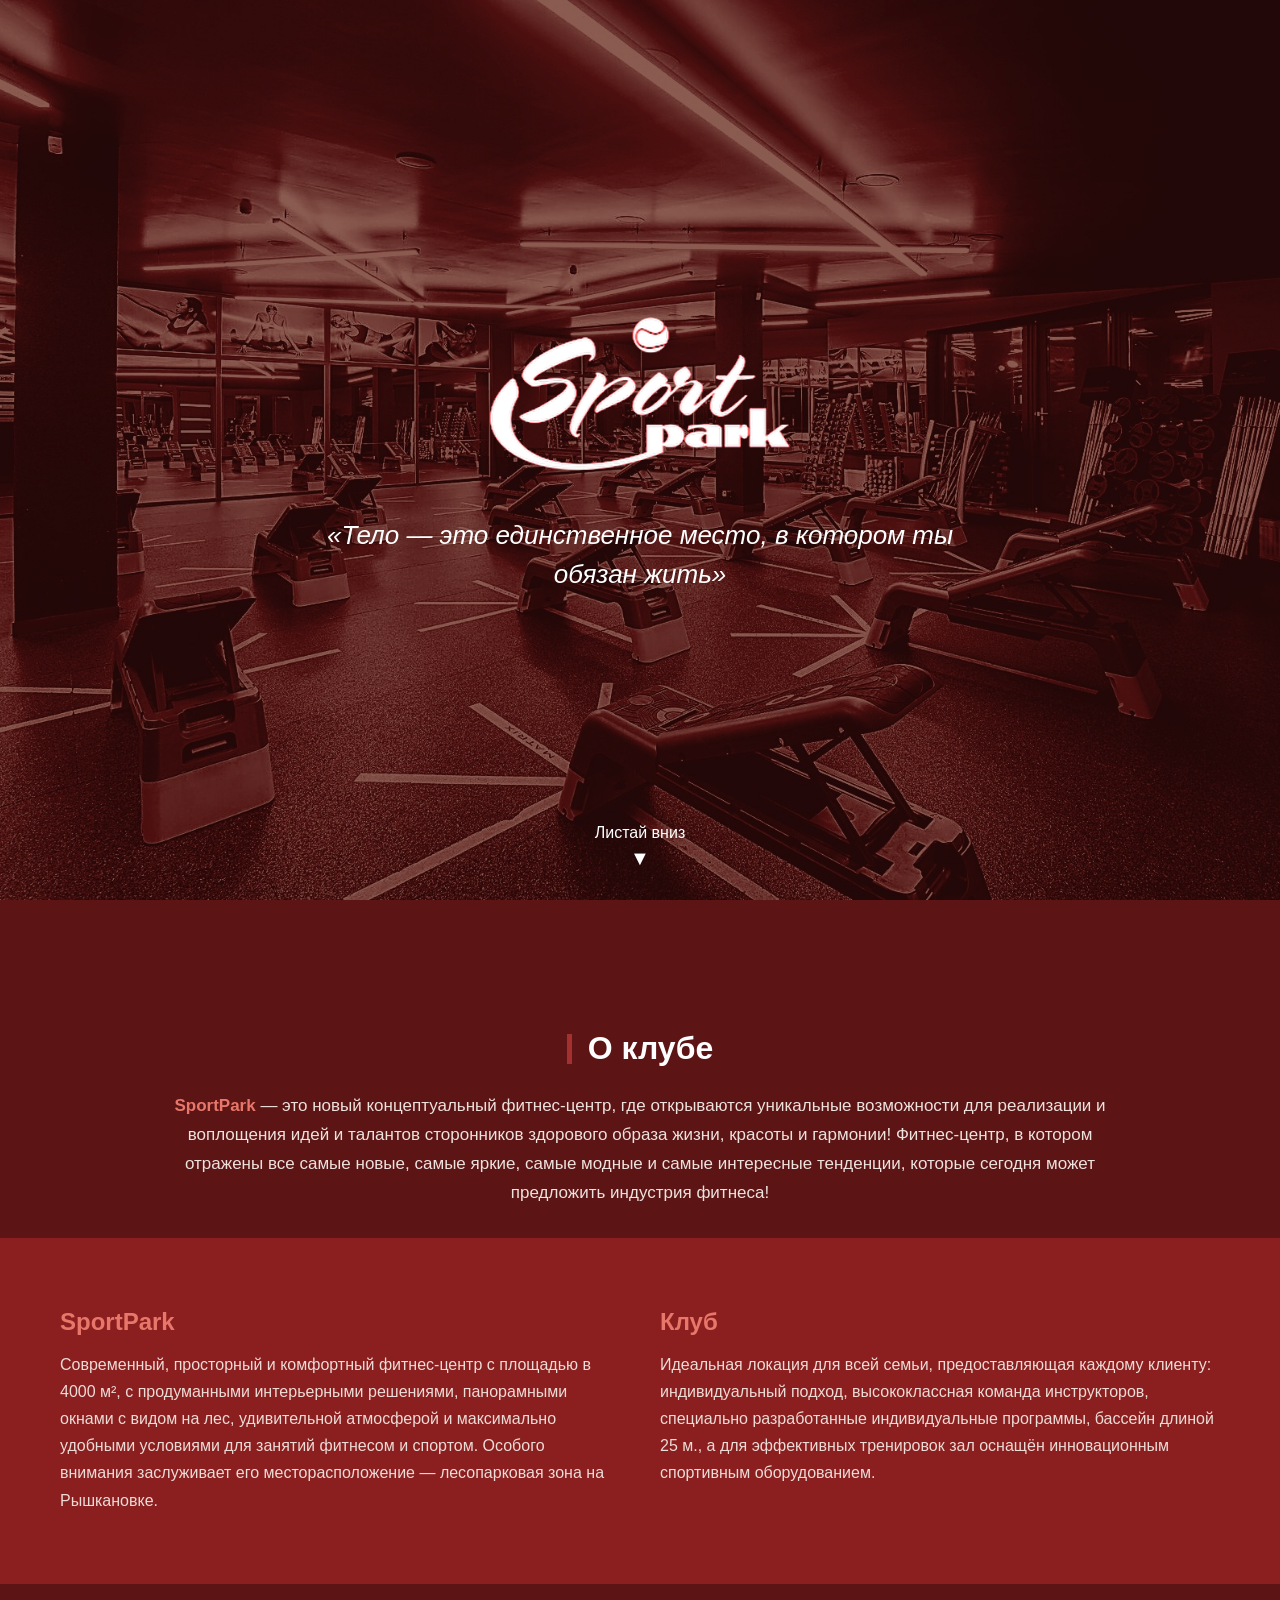
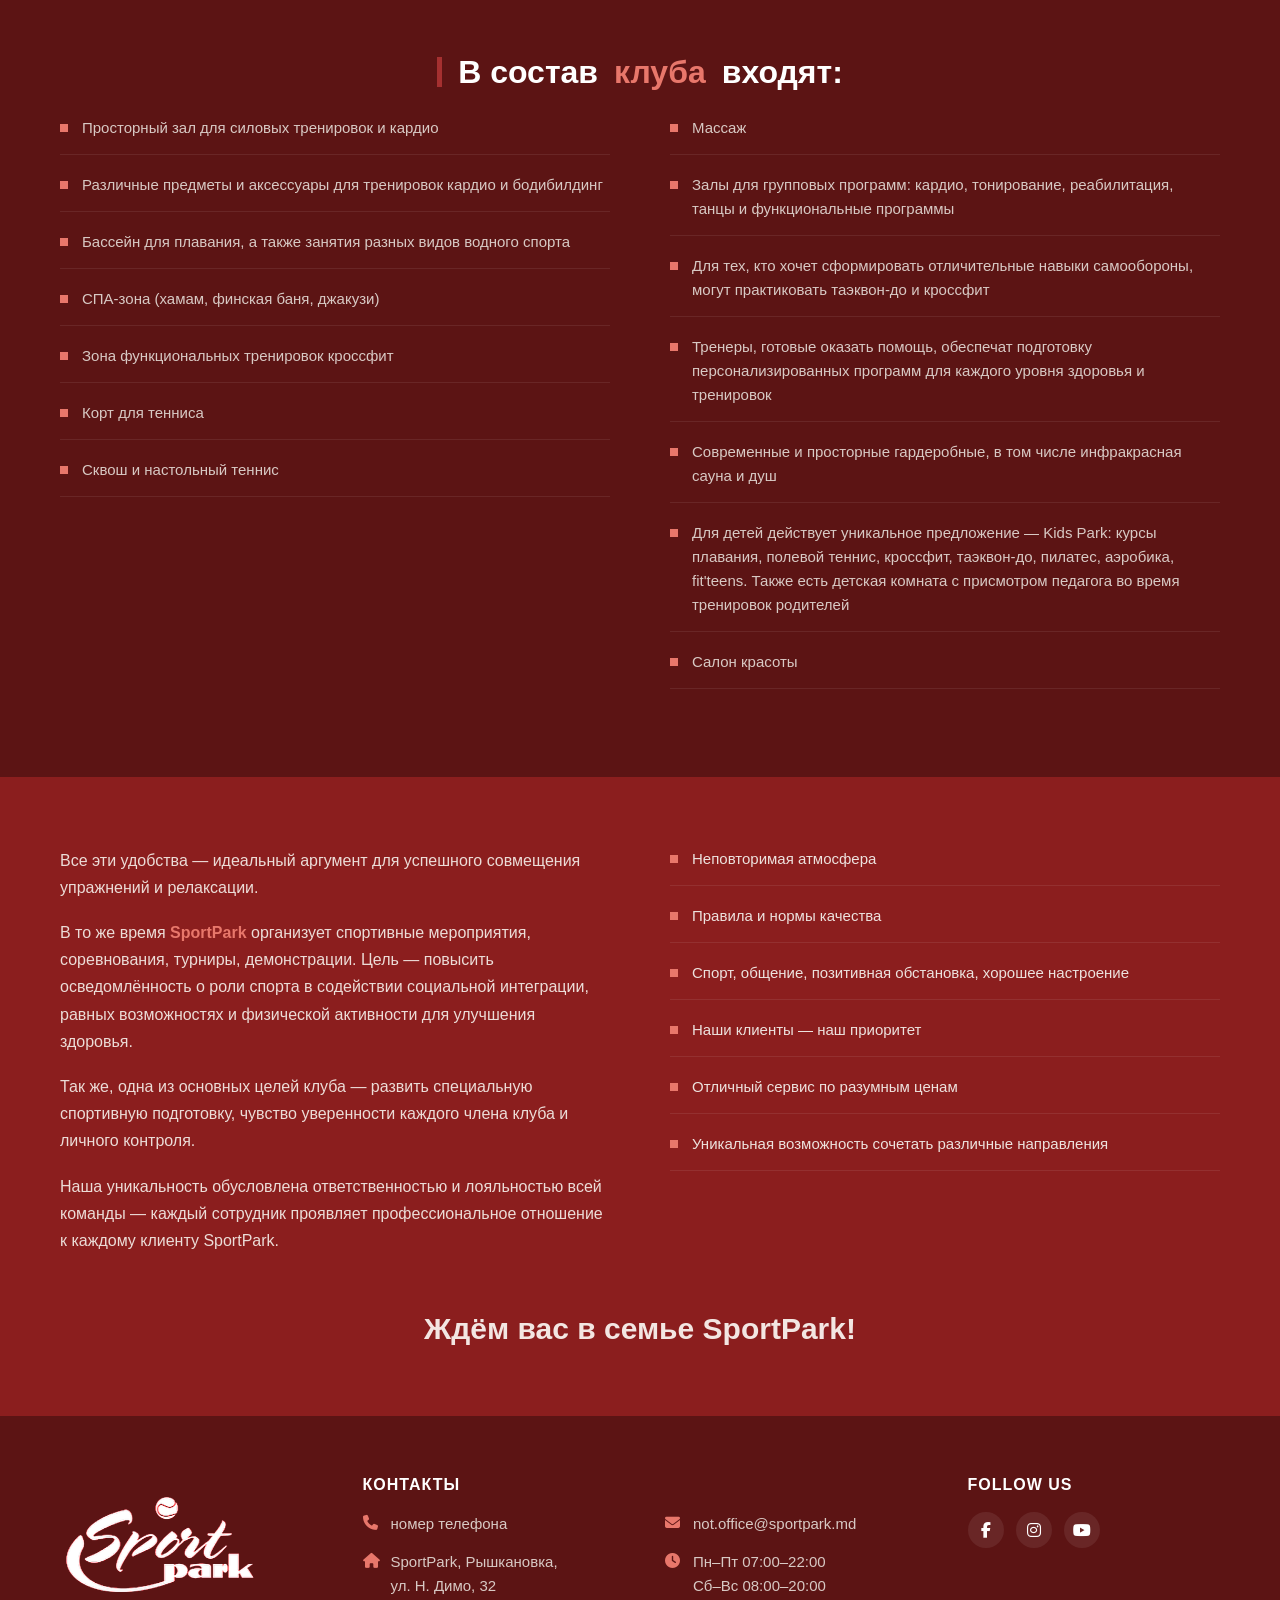
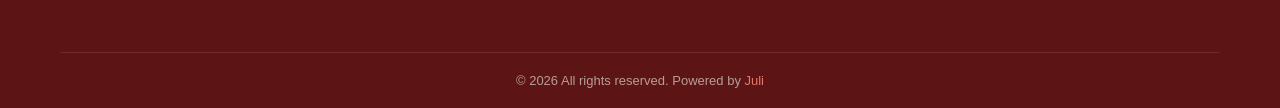
<file: index.html>
<!DOCTYPE html>
<html lang="ru">
<head>
    <meta charset="UTF-8">
    <meta name="viewport" content="width=device-width, initial-scale=1.0">
    <title>SportPark — Спортивный клуб</title>
    <link rel="stylesheet" href="css/style.css">
    <link rel="stylesheet" href="https://cdnjs.cloudflare.com/ajax/libs/font-awesome/6.5.1/css/all.min.css">
</head>
<body>

    <!-- ===== ПЕРВЫЙ ЭКРАН (Hero) ===== -->
    <section class="hero">
        <div class="hero-overlay"></div>
        <div class="hero-content">
            <img src="img/logo_white_transparent.png" alt="SportPark" class="hero-logo">
            <p class="hero-quote">«Тело — это единственное место, в котором ты обязан жить»</p>
        </div>
        <div class="scroll-hint">
            <span>Листай вниз</span>
            <div class="scroll-arrow">▼</div>
        </div>
    </section>

    <!-- ===== ХЭДЕР (появляется при скролле) ===== -->
     
    <header class="topbar" id="topbar">
        <button class="burger" id="burger">
            <span></span>
            <span></span>
            <span></span>
        </button>

        <span class="topbar-logo">
            <img src="img/logo_white_transparent.png" alt="SportPark">
        </span>

        <nav class="top-nav">
    <a href="#about">О клубе</a>
    <a href="contacts.html">Контакты</a>
</nav>

<nav class="top-nav">
    <div class="dropdown">
        <button class="dropdown-toggle">
            <span>Язык</span>
            <span class="dropdown-arrow">▶</span>
        </button>
        <div class="dropdown-menu">
            <a href="#" class="lang-ru">Русский</a>
            <a href="#" class="lang-ro">Română</a>
        </div>
    </div>

    <div class="dropdown">
        <button class="dropdown-toggle">
            <span>Соц. сети</span>
            <span class="dropdown-arrow">▶</span>
        </button>
        <div class="dropdown-menu">
            <a href="https://www.facebook.com/sportpark.md" target="_blank" rel="noopener"><i class="fa-brands fa-facebook-f"></i> Facebook</a>
            <a href="https://www.instagram.com/sportpark.md/" target="_blank" rel="noopener"><i class="fa-brands fa-instagram"></i> Instagram</a>
            <a href="https://www.youtube.com/@sportpark1626" target="_blank" rel="noopener"><i class="fa-brands fa-youtube"></i> YouTube</a>
        </div>
    </div>
</nav>

<a href="login.html" class="login-btn">Вход</a>
    </header>

    <!-- ===== ЗАТЕМНЕНИЕ ФОНА (для сайдбара) ===== -->
    <div class="overlay" id="overlay"></div>

    <!-- ===== ЛЕВОЕ ВЫЕЗЖАЮЩЕЕ МЕНЮ ===== -->
    <aside class="sidebar" id="sidebar">
        <div class="logo-box">
            <span class="logo-text">
                <img src="img/logo_white_transparent.png" alt="SportPark">
            </span>
        </div>

        <nav class="side-nav">

    <!-- УСЛУГИ -->
    <div class="menu-item">

        <button class="menu-toggle">
            <span>Услуги</span>
            <span class="arrow">▶</span>
        </button>

        <div class="submenu">
            <div class="submenu-inner">

                <!-- Все услуги -->
                <a href="services.html">Наши услуги</a>

                <!-- По направлениям -->
                <div class="menu-item nested">

                    <button class="menu-toggle">
                        <span>По направлениям</span>
                        <span class="arrow">▶</span>
                    </button>

                    <div class="submenu">
                        <div class="submenu-inner">

                            <a href="services.html#pool">Бассейн</a>
                            <a href="services.html#fitness">Фитнес</a>
                            <a href="services.html#crossfit">Кроссфит</a>
                            <a href="services.html#tennis">Настольный теннис</a>
                            <a href="services.html#squash">Сквош</a>
                            <a href="services.html#pilates">Пилатес</a>
                            <a href="services.html#massage">Массаж</a>
                            <a href="services.html#spa-zone">Спа-зона</a>
                            <a href="services.html#group">Групповые программы</a>

                        </div>
                    </div>

                </div>

            </div>
        </div>

    </div>


    <!-- ТРЕНЕРЫ -->
    <div class="menu-item">

        <button class="menu-toggle">
            <span>Тренеры</span>
            <span class="arrow">▶</span>
        </button>

        <div class="submenu">
            <div class="submenu-inner">

                <!-- Все тренеры -->
                <a href="trainers.html">Наша команда</a>

                <!-- По направлениям -->
                <div class="menu-item nested">

                    <button class="menu-toggle">
                        <span>По направлениям</span>
                        <span class="arrow">▶</span>
                    </button>

                    <div class="submenu">
                        <div class="submenu-inner">

                            <a href="trainers.html#pool">Бассейн</a>
                            <a href="trainers.html#fitness">Фитнес</a>
                            <a href="trainers.html#group">Групповые программы</a>
                            <a href="trainers.html#massage">Кинетотерапия, массаж</a>
                            <a href="trainers.html#martial-arts">Боевые искусства</a>
                            <a href="trainers.html#tennis">Теннис</a>
                            <a href="trainers.html#squash">Сквош</a>

                        </div>
                    </div>

                </div>

            </div>
        </div>

    </div>



            <div class="menu-item">
                <button class="menu-toggle">
                    <span>Расписание</span>
                    <span class="arrow">▶</span>
                </button>
                <div class="submenu">
                    <div class="submenu-inner"> 
                    <a href="schedule.html">Групповое расписание</a>
                    <a href="kids_schedule.html">Детское расписание</a>
                    </div>
                    
                </div>
            </div>

            <div class="menu-item">
                <a href="profile.html" class="menu-link-simple">Профиль</a>
            </div>

        </nav>
    </aside>

    <!-- ===== ОСНОВНОЙ КОНТЕНТ ПОСЛЕ HERO ===== -->

    <main class="main-content">

    <!-- ===== О КЛУБЕ — вступление ===== -->
    <section class="about-intro about-intro-center" id="about">
    <h2 class="section-title section-title-center"><span class="title-bar"></span>О клубе</h2>
    <p class="about-text">
            <span class="brand-accent">SportPark</span> — это новый концептуальный фитнес-центр, где открываются уникальные возможности для реализации и воплощения идей и талантов сторонников здорового образа жизни, красоты и гармонии! Фитнес-центр, в котором отражены все самые новые, самые яркие, самые модные и самые интересные тенденции, которые сегодня может предложить индустрия фитнеса!
        </p>
    </section>

    <!-- ===== SportPark / Клуб — два блока ===== -->
    <section class="about-columns">
        <div class="about-card">
            <h3 class="about-card-title">SportPark</h3>
            <p>Современный, просторный и комфортный фитнес-центр с площадью в 4000 м², с продуманными интерьерными решениями, панорамными окнами с видом на лес, удивительной атмосферой и максимально удобными условиями для занятий фитнесом и спортом. Особого внимания заслуживает его месторасположение — лесопарковая зона на Рышкановке.</p>
        </div>
        <div class="about-card">
            <h3 class="about-card-title">Клуб</h3>
            <p>Идеальная локация для всей семьи, предоставляющая каждому клиенту: индивидуальный подход, высококлассная команда инструкторов, специально разработанные индивидуальные программы, бассейн длиной 25 м., а для эффективных тренировок зал оснащён инновационным спортивным оборудованием.</p>
        </div>
    </section>

    <!-- ===== В состав клуба входят ===== -->
    <section class="about-features">
    <h2 class="section-title section-title-center"><span class="title-bar"></span>В состав <span class="brand-accent">клуба</span> входят:</h2>
    <div class="features-grid">
        <ul class="features-list">
            <li>Просторный зал для силовых тренировок и кардио</li>
            <li>Различные предметы и аксессуары для тренировок кардио и бодибилдинг</li>
            <li>Бассейн для плавания, а также занятия разных видов водного спорта</li>
            <li>СПА-зона (хамам, финская баня, джакузи)</li>
            <li>Зона функциональных тренировок кроссфит</li>
            <li>Корт для тенниса</li>
            <li>Сквош и настольный теннис</li>
        </ul>
        <ul class="features-list">
            <li>Массаж</li>
            <li>Залы для групповых программ: кардио, тонирование, реабилитация, танцы и функциональные программы</li>
            <li>Для тех, кто хочет сформировать отличительные навыки самообороны, могут практиковать таэквон-до и кроссфит</li>
            <li>Тренеры, готовые оказать помощь, обеспечат подготовку персонализированных программ для каждого уровня здоровья и тренировок</li>
            <li>Современные и просторные гардеробные, в том числе инфракрасная сауна и душ</li>
            <li>Для детей действует уникальное предложение — Kids Park: курсы плавания, полевой теннис, кроссфит, таэквон-до, пилатес, аэробика, fit'teens. Также есть детская комната с присмотром педагога во время тренировок родителей</li>
            <li>Салон красоты</li>
        </ul>
    </div>
</section>

    <!-- ===== Заключительный блок ===== -->
    <section class="about-closing">
    <div class="closing-columns">
        <div class="closing-text">
            <p>Все эти удобства — идеальный аргумент для успешного совмещения упражнений и релаксации.</p>
            <p>В то же время <span class="brand-accent">SportPark</span> организует спортивные мероприятия, соревнования, турниры, демонстрации. Цель — повысить осведомлённость о роли спорта в содействии социальной интеграции, равных возможностях и физической активности для улучшения здоровья.</p>
            <p>Так же, одна из основных целей клуба — развить специальную спортивную подготовку, чувство уверенности каждого члена клуба и личного контроля.</p>
            <p>Наша уникальность обусловлена ответственностью и лояльностью всей команды — каждый сотрудник проявляет профессиональное отношение к каждому клиенту SportPark.</p>
        </div>

        <ul class="values-list">
            <li> Неповторимая атмосфера</li>
            <li> Правила и нормы качества</li>
            <li> Спорт, общение, позитивная обстановка, хорошее настроение</li>
            <li> Наши клиенты — наш приоритет</li>
            <li> Отличный сервис по разумным ценам</li>
            <li> Уникальная возможность сочетать различные направления</li>
        </ul>
    </div>

    <p class="closing-tagline">Ждём вас в семье SportPark!</p>
</section>

</main>


    

    <script src="js/script.js"></script>
    <footer class="site-footer">
    <div class="footer-grid">

        <div class="footer-logo">
            <img src="img/logo_white_transparent.png" alt="SportPark">
        </div>

        <div class="footer-block">
            <h4>Контакты</h4>
            <p><i class="fa-solid fa-phone"></i> номер телефона </p>
            <p><i class="fa-solid fa-house"></i> SportPark, Рышкановка,<br>ул. Н. Димо, 32</p>
        </div>

        <div class="footer-block">
            <h4>&nbsp;</h4>
            <p><i class="fa-solid fa-envelope"></i> not.office@sportpark.md</p>
            <p><i class="fa-solid fa-clock"></i> Пн–Пт 07:00–22:00<br>Сб–Вс 08:00–20:00</p>
        </div>

        <div class="footer-block footer-social">
            <h4>Follow Us</h4>
<div class="social-icons">
    <a href="https://www.facebook.com/sportpark.md" target="_blank" rel="noopener"><i class="fa-brands fa-facebook-f"></i></a>
    <a href="https://www.instagram.com/sportpark.md/" target="_blank" rel="noopener"><i class="fa-brands fa-instagram"></i></a>
    <a href="https://www.youtube.com/@sportpark1626" target="_blank" rel="noopener"><i class="fa-brands fa-youtube"></i></a>
</div>
        </div>

    </div>

    <div class="footer-bottom">
        © 2026 All rights reserved. Powered by <span>Juli</span>
    </div>
</footer>
</body>
</html>
</file>
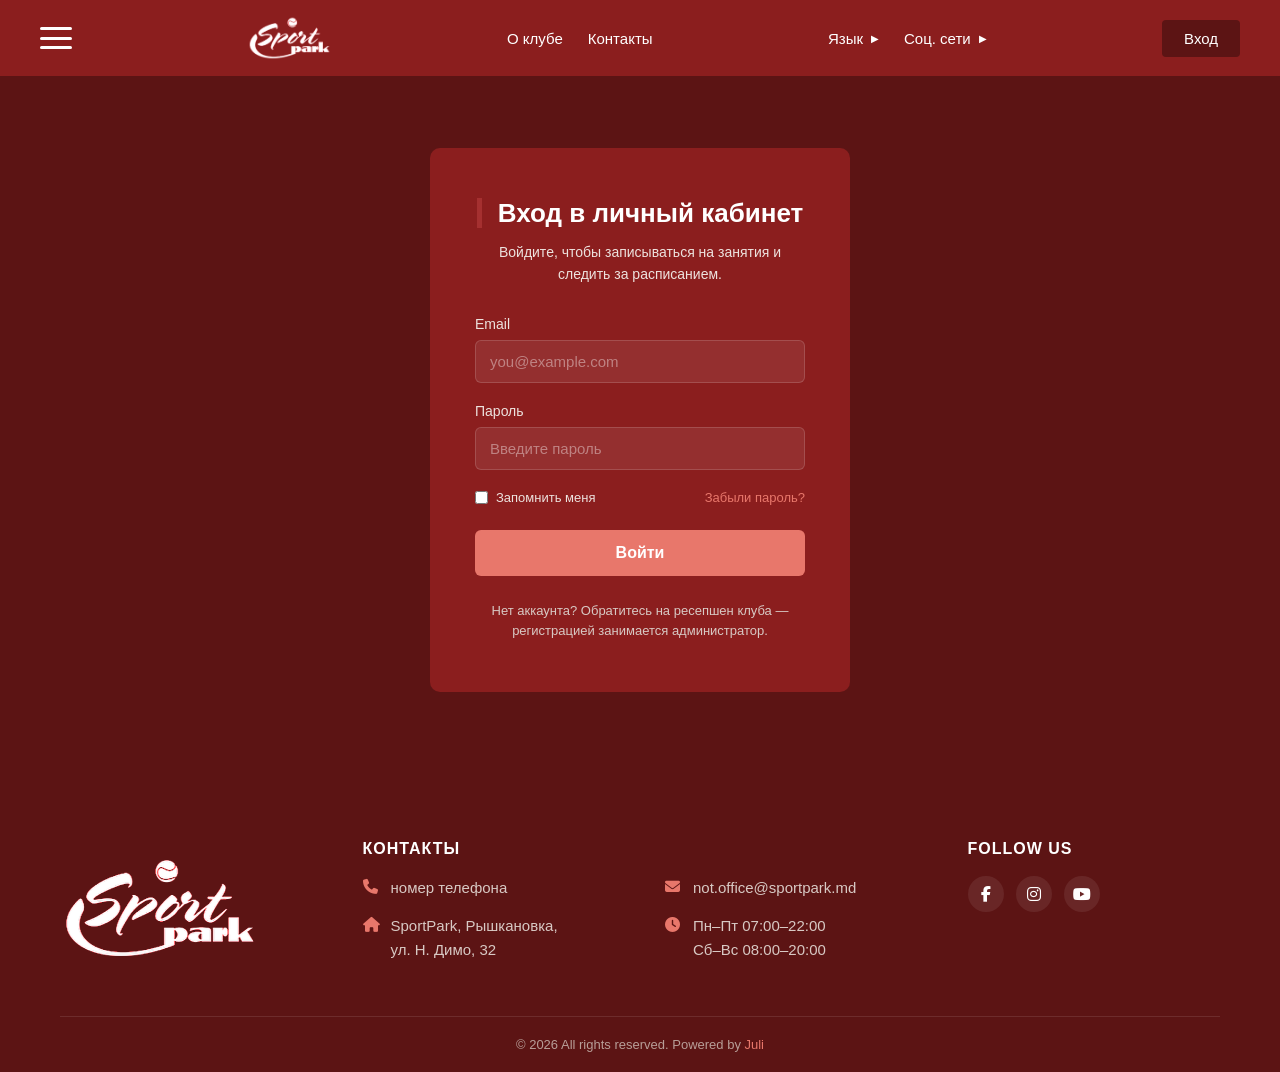
<file: client_profile.html>
<!DOCTYPE html>
<html lang="ru">
<head>
    <meta charset="UTF-8">
    <meta name="viewport" content="width=device-width, initial-scale=1.0">
    <title>Личный кабинет — SportPark</title>
    <link rel="stylesheet" href="css/style.css">
    <link rel="stylesheet" href="https://cdnjs.cloudflare.com/ajax/libs/font-awesome/6.5.1/css/all.min.css">
</head>
<body>

    <!-- ===== ХЭДЕР ===== -->
    <header class="topbar visible" id="topbar">
        <button class="burger" id="burger">
            <span></span>
            <span></span>
            <span></span>
        </button>

        <span class="topbar-logo">
            <img src="img/logo_white_transparent.png" alt="SportPark">
        </span>

        <nav class="top-nav">
            <a href="index.html#about">О клубе</a>
            <a href="contacts.html">Контакты</a>
        </nav>

        <nav class="top-nav"></nav>

        <button class="login-btn" id="logoutBtn">Выйти</button>
    </header>

    <!-- ===== ЗАТЕМНЕНИЕ ФОНА ===== -->
    <div class="overlay" id="overlay"></div>

    <!-- ===== ЛЕВОЕ ВЫЕЗЖАЮЩЕЕ МЕНЮ ===== -->
    <aside class="sidebar" id="sidebar">
        <div class="logo-box">
            <span class="logo-text">
                <img src="img/logo_white_transparent.png" alt="SportPark">
            </span>
        </div>

        <nav class="side-nav">
            <div class="menu-item">
                <a href="services.html" class="menu-link-simple">Наши услуги</a>
            </div>
            <div class="menu-item">
                <a href="trainers.html" class="menu-link-simple">Наша команда</a>
            </div>
            <div class="menu-item">
                <a href="schedule.html" class="menu-link-simple">Расписание</a>
            </div>
            <div class="menu-item">
                <a href="profile-client.html" class="menu-link-simple">Профиль</a>
            </div>
        </nav>
    </aside>

    <!-- ===== ОСНОВНОЙ КОНТЕНТ ===== -->
    <main class="main-content">

        <section class="about-intro about-intro-center">
            <h2 class="section-title section-title-center"><span class="title-bar"></span>Личный кабинет</h2>
            <p class="about-text" id="welcomeText">Загрузка...</p>
        </section>

        <!-- ===== АБОНЕМЕНТЫ ===== -->
        <section class="service-section">
            <h3 class="service-title"><span class="title-bar"></span>Мои абонементы</h3>
            <div class="sub-cards" id="subscriptionsContainer">
                <p class="loading-text">Загрузка...</p>
            </div>
        </section>

        <!-- ===== МОИ ЗАПИСИ ===== -->
        <section class="service-section service-alt">
            <h3 class="service-title"><span class="title-bar"></span>Мои тренировки</h3>
            <div class="booking-list" id="myBookingsContainer">
                <p class="loading-text">Загрузка...</p>
            </div>
        </section>

        <!-- ===== ЗАПИСЬ НА ГРУППОВОЕ ЗАНЯТИЕ ===== -->
        <section class="schedule-section">
            <h2 class="section-title section-title-center"><span class="title-bar"></span>Записаться на занятие</h2>

            <div class="day-tabs">
                <button class="day-tab" data-day="1">Пн</button>
                <button class="day-tab" data-day="2">Вт</button>
                <button class="day-tab" data-day="3">Ср</button>
                <button class="day-tab" data-day="4">Чт</button>
                <button class="day-tab" data-day="5">Пт</button>
                <button class="day-tab" data-day="6">Сб</button>
                <button class="day-tab" data-day="0">Вс</button>
            </div>

            <div class="day-panel active" id="bookableClasses">
                <p class="loading-text">Выберите день</p>
            </div>
        </section>

    </main>

    <script src="js/script.js"></script>
    <script>
        const API_BASE = 'https://localhost:7083/api';
        const token = localStorage.getItem('token');

        if (!token) {
            window.location.href = 'login.html';
        }

        function parseJwt(t) {
            return JSON.parse(atob(t.split('.')[1].replace(/-/g, '+').replace(/_/g, '/')));
        }

        const payload = parseJwt(token);
        const email = payload['http://schemas.xmlsoap.org/ws/2005/05/identity/claims/emailaddress'];
        document.getElementById('welcomeText').textContent = `Вы вошли как ${email}`;

        function authHeaders() {
            return {
                'Content-Type': 'application/json',
                'Authorization': `Bearer ${token}`
            };
        }

        async function apiGet(path) {
            const res = await fetch(`${API_BASE}${path}`, { headers: authHeaders() });
            if (res.status === 401) {
                localStorage.removeItem('token');
                window.location.href = 'login.html';
                return null;
            }
            return res.ok ? res.json() : null;
        }

        async function apiPost(path, body) {
            const res = await fetch(`${API_BASE}${path}`, {
                method: 'POST',
                headers: authHeaders(),
                body: body ? JSON.stringify(body) : undefined
            });
            return res;
        }

        // ===== Абонементы =====
        async function loadSubscriptions() {
            const subs = await apiGet('/Subscriptions/my');
            const container = document.getElementById('subscriptionsContainer');
            container.innerHTML = '';

            if (!subs || subs.length === 0) {
                container.innerHTML = '<p class="empty-text">У вас пока нет абонементов. Обратитесь на ресепшен клуба.</p>';
                return;
            }

            subs.forEach(s => {
                const typeLabel = s.type === 'Group' ? 'Групповые тренировки' : 'Индивидуальные тренировки';
                const card = document.createElement('div');
                card.className = 'sub-card';
                card.innerHTML = `
                    <h4>${typeLabel}</h4>
                    <p class="sub-remaining">${s.remainingSessions} <span>из ${s.totalSessions}</span></p>
                    <p class="sub-status">${s.isActive ? 'Активен' : 'Неактивен'}</p>
                `;
                container.appendChild(card);
            });
        }

        // ===== Мои тренировки (групповые + индивидуальные) =====
        async function loadMyBookings() {
            const [bookings, personal] = await Promise.all([
                apiGet('/Bookings/my'),
                apiGet('/PersonalSessions/my-as-client')
            ]);

            const container = document.getElementById('myBookingsContainer');
            container.innerHTML = '';

            const activeBookings = (bookings || []).filter(b => b.status === 'Confirmed');
            const activePersonal = (personal || []).filter(p => !p.completed && !p.cancelled);

            if (activeBookings.length === 0 && activePersonal.length === 0) {
                container.innerHTML = '<p class="empty-text">У вас нет предстоящих тренировок.</p>';
                return;
            }

            const days = ['Вс','Пн','Вт','Ср','Чт','Пт','Сб'];

            activeBookings.forEach(b => {
                const row = document.createElement('div');
                row.className = 'booking-row';
                row.innerHTML = `
                    <div class="booking-info">
                        <strong>${b.serviceName}</strong> — ${b.trainerName}<br>
                        <span>${days[b.dayOfWeek]}, ${b.startTime}, зал ${b.hall}</span>
                    </div>
                    <button class="cancel-btn" data-type="booking" data-id="${b.id}">Отменить</button>
                `;
                container.appendChild(row);
            });

            activePersonal.forEach(p => {
                const dt = new Date(p.sessionStart);
                const row = document.createElement('div');
                row.className = 'booking-row';
                row.innerHTML = `
                    <div class="booking-info">
                        <strong>Индивидуальная тренировка</strong> — ${p.trainerName}<br>
                        <span>${dt.toLocaleDateString('ru-RU')}, ${dt.toLocaleTimeString('ru-RU', {hour:'2-digit', minute:'2-digit'})}</span>
                    </div>
                    <button class="cancel-btn" data-type="personal" data-id="${p.id}">Отменить</button>
                `;
                container.appendChild(row);
            });

            container.querySelectorAll('.cancel-btn').forEach(btn => {
                btn.addEventListener('click', async () => {
                    const type = btn.dataset.type;
                    const id = btn.dataset.id;
                    const path = type === 'booking' ? `/Bookings/${id}/cancel` : `/PersonalSessions/${id}/cancel`;
                    const res = await apiPost(path);
                    if (res.ok) {
                        loadMyBookings();
                        loadSubscriptions();
                    } else {
                        alert('Не удалось отменить запись');
                    }
                });
            });
        }

        // ===== Запись на групповое занятие =====
        let allClassSessions = [];
        let myBookedSessionIds = [];

        async function loadBookableClasses() {
            const [sessions, bookings] = await Promise.all([
                apiGet('/ClassSessions'),
                apiGet('/Bookings/my')
            ]);
            allClassSessions = sessions || [];
            myBookedSessionIds = (bookings || [])
                .filter(b => b.status === 'Confirmed')
                .map(b => b.classSessionId);

            renderDay(1); // по умолчанию — понедельник
        }

        function renderDay(dayNum) {
            const container = document.getElementById('bookableClasses');
            const dayClasses = allClassSessions.filter(cs => cs.dayOfWeek === dayNum);

            if (dayClasses.length === 0) {
                container.innerHTML = '<p class="empty-text">На этот день занятий нет.</p>';
                return;
            }

            container.innerHTML = '';
            const list = document.createElement('ul');
            list.className = 'class-list';

            dayClasses.forEach(cs => {
                const alreadyBooked = myBookedSessionIds.includes(cs.id);
                const li = document.createElement('li');
                li.innerHTML = `
                    <span class="class-time">${cs.startTime}</span>
                    <span class="class-name">${cs.serviceName} — ${cs.trainerName}</span>
                    <span class="class-hall">${cs.hall}</span>
                    <button class="book-btn" data-id="${cs.id}" ${alreadyBooked ? 'disabled' : ''}>
                        ${alreadyBooked ? 'Вы записаны' : 'Записаться'}
                    </button>
                `;
                list.appendChild(li);
            });

            container.appendChild(list);

            container.querySelectorAll('.book-btn:not([disabled])').forEach(btn => {
                btn.addEventListener('click', async () => {
                    const id = parseInt(btn.dataset.id);
                    const res = await apiPost('/Bookings', { classSessionId: id });
                    if (res.ok) {
                        alert('Вы успешно записаны!');
                        loadMyBookings();
                        loadSubscriptions();
                        loadBookableClasses();
                    } else {
                        const err = await res.json().catch(() => ({}));
                        alert(err.message || 'Не удалось записаться');
                    }
                });
            });
        }

        document.querySelectorAll('.day-tab').forEach(tab => {
            tab.addEventListener('click', () => {
                document.querySelectorAll('.day-tab').forEach(t => t.classList.remove('active'));
                tab.classList.add('active');
                renderDay(parseInt(tab.dataset.day));
            });
        });

        // ===== Выход =====
        document.getElementById('logoutBtn').addEventListener('click', () => {
            localStorage.removeItem('token');
            window.location.href = 'index.html';
        });

        // ===== Загрузка при старте =====
        loadSubscriptions();
        loadMyBookings();
        loadBookableClasses();
    </script>

</body>
</html>
</file>
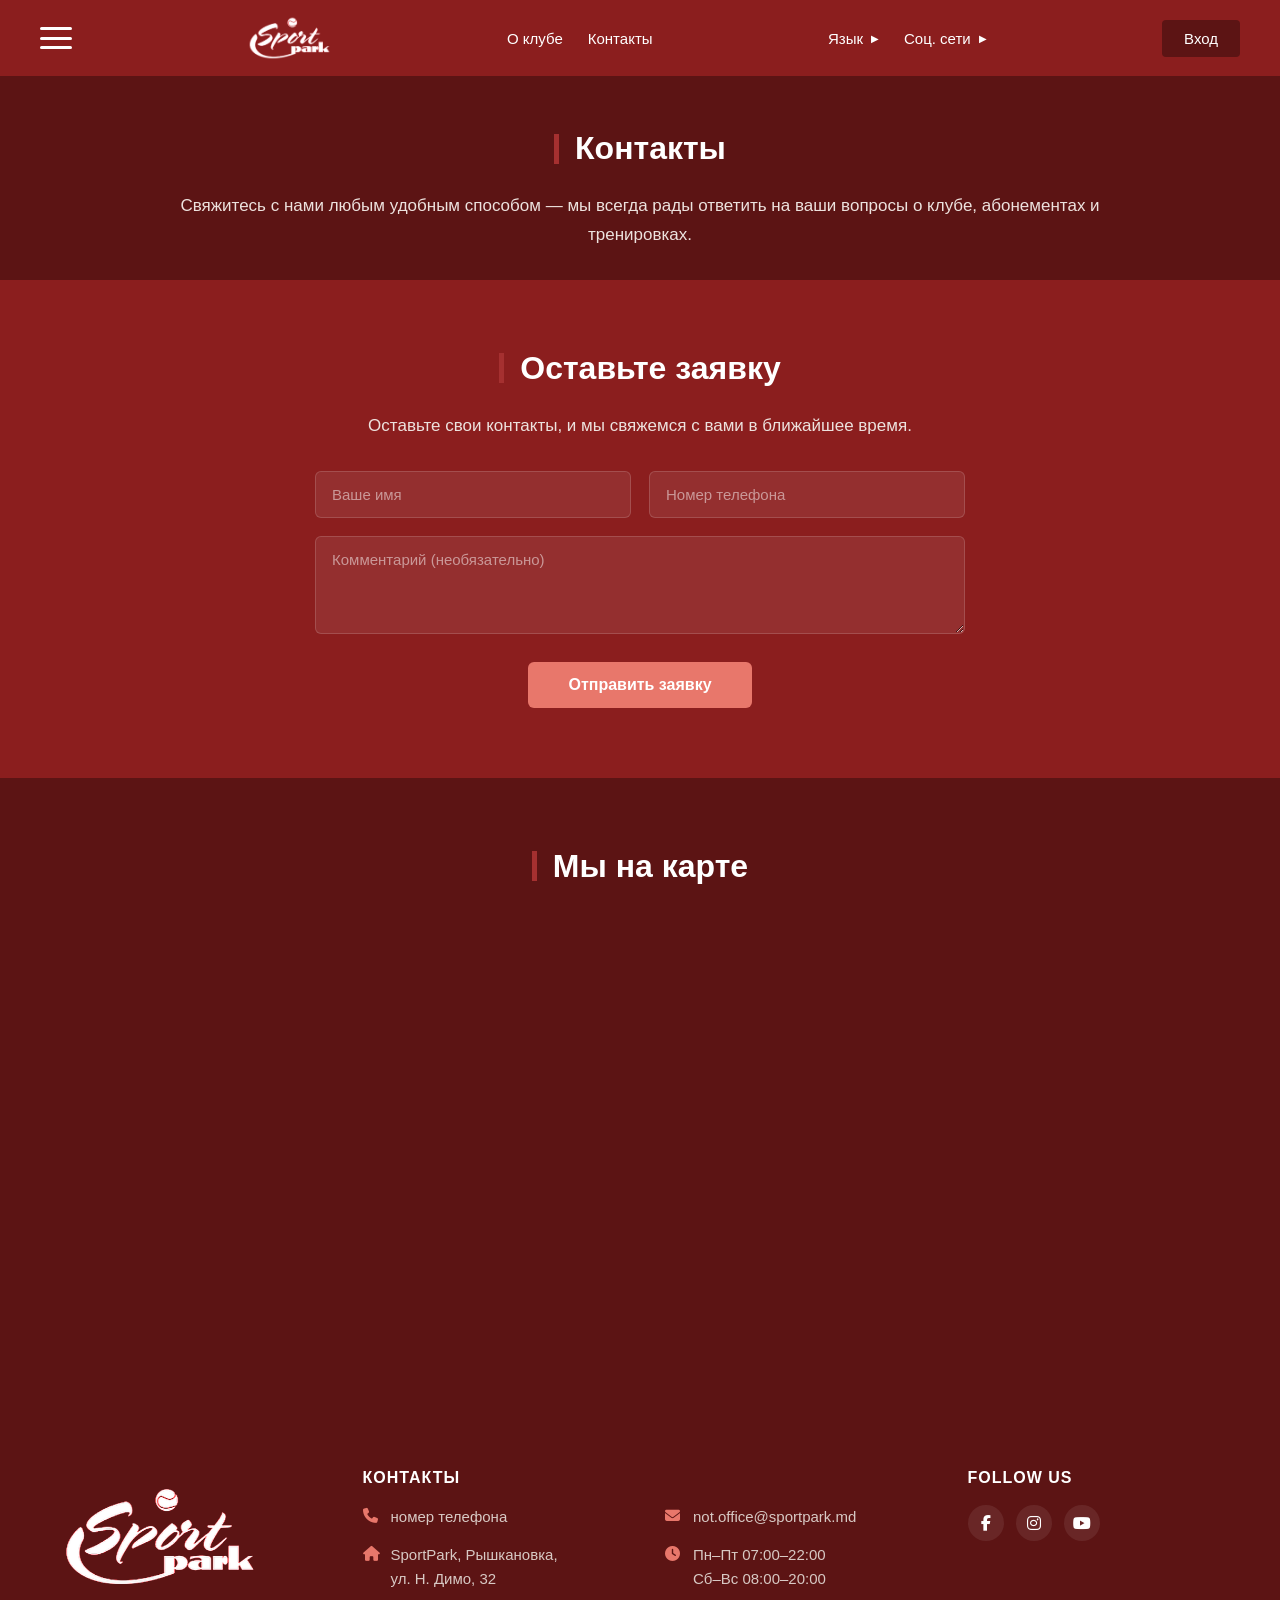
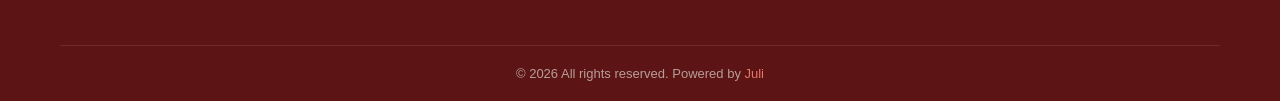
<file: contacts.html>
<!DOCTYPE html>
<html lang="ru">
<head>
    <meta charset="UTF-8">
    <meta name="viewport" content="width=device-width, initial-scale=1.0">
    <title>SportPark — Спортивный клуб</title>
    <link rel="stylesheet" href="css/style.css">
    <link rel="stylesheet" href="https://cdnjs.cloudflare.com/ajax/libs/font-awesome/6.5.1/css/all.min.css">
</head>
<body>

    <!-- ===== ХЭДЕР (появляется при скролле) ===== -->
     
    <header class="topbar visible" id="topbar">
    <button class="burger" id="burger">
        <span></span>
        <span></span>
        <span></span>
    </button>

    <span class="topbar-logo">
        <img src="img/logo_white_transparent.png" alt="SportPark">
    </span>

    <nav class="top-nav">
        <a href="index.html#about">О клубе</a>
        <a href="contacts.html">Контакты</a>
    </nav>

    <nav class="top-nav">
        <div class="dropdown">
            <button class="dropdown-toggle">
                <span>Язык</span>
                <span class="dropdown-arrow">▶</span>
            </button>
            <div class="dropdown-menu">
                <a href="#" class="lang-ru">Русский</a>
                <a href="#" class="lang-ro">Română</a>
            </div>
        </div>

        <div class="dropdown">
            <button class="dropdown-toggle">
                <span>Соц. сети</span>
                <span class="dropdown-arrow">▶</span>
            </button>
            <div class="dropdown-menu">
                <a href="https://www.facebook.com/sportpark.md" target="_blank" rel="noopener"><i class="fa-brands fa-facebook-f"></i> Facebook</a>
                <a href="https://www.instagram.com/sportpark.md/" target="_blank" rel="noopener"><i class="fa-brands fa-instagram"></i> Instagram</a>
                <a href="https://www.youtube.com/@sportpark1626" target="_blank" rel="noopener"><i class="fa-brands fa-youtube"></i> YouTube</a>
            </div>
        </div>
    </nav>

    <a href="login.html" class="login-btn">Вход</a>
</header>

<!-- ===== ЗАТЕМНЕНИЕ ФОНА (для сайдбара) ===== -->
<div class="overlay" id="overlay"></div>

<!-- ===== ЛЕВОЕ ВЫЕЗЖАЮЩЕЕ МЕНЮ ===== -->
<aside class="sidebar" id="sidebar">
        <div class="logo-box">
            <span class="logo-text">
                <img src="img/logo_white_transparent.png" alt="SportPark">
            </span>
        </div>

        <nav class="side-nav">

    <!-- УСЛУГИ -->
    <div class="menu-item">

        <button class="menu-toggle">
            <span>Услуги</span>
            <span class="arrow">▶</span>
        </button>

        <div class="submenu">
            <div class="submenu-inner">

                <!-- Все услуги -->
                <a href="services.html">Наши услуги</a>

                <!-- По направлениям -->
                <div class="menu-item nested">

                    <button class="menu-toggle">
                        <span>По направлениям</span>
                        <span class="arrow">▶</span>
                    </button>

                    <div class="submenu">
                        <div class="submenu-inner">

                            <a href="services.html#pool">Бассейн</a>
                            <a href="services.html#fitness">Фитнес</a>
                            <a href="services.html#crossfit">Кроссфит</a>
                            <a href="services.html#tennis">Настольный теннис</a>
                            <a href="services.html#squash">Сквош</a>
                            <a href="services.html#pilates">Пилатес</a>
                            <a href="services.html#massage">Массаж</a>
                            <a href="services.html#spa-zone">Спа-зона</a>
                            <a href="services.html#group">Групповые программы</a>

                        </div>
                    </div>

                </div>

            </div>
        </div>

    </div>


    <!-- ТРЕНЕРЫ -->
    <div class="menu-item">

        <button class="menu-toggle">
            <span>Тренеры</span>
            <span class="arrow">▶</span>
        </button>

        <div class="submenu">
            <div class="submenu-inner">

                <!-- Все тренеры -->
                <a href="trainers.html">Наша команда</a>

                <!-- По направлениям -->
                <div class="menu-item nested">

                    <button class="menu-toggle">
                        <span>По направлениям</span>
                        <span class="arrow">▶</span>
                    </button>

                    <div class="submenu">
                        <div class="submenu-inner">

                            <a href="trainers.html#pool">Бассейн</a>
                            <a href="trainers.html#fitness">Фитнес</a>
                            <a href="trainers.html#group">Групповые программы</a>
                            <a href="trainers.html#massage">Кинетотерапия, массаж</a>
                            <a href="trainers.html#martial-arts">Боевые искусства</a>
                            <a href="trainers.html#tennis">Теннис</a>
                            <a href="trainers.html#squash">Сквош</a>

                        </div>
                    </div>

                </div>

            </div>
        </div>

    </div>



            <div class="menu-item">
                <button class="menu-toggle">
                    <span>Расписание</span>
                    <span class="arrow">▶</span>
                </button>
                <div class="submenu">
                    <div class="submenu-inner"> 
                    <a href="schedule.html">Групповое расписание</a>
                    <a href="kids_schedule.html">Детское расписание</a>
                    </div>
                    
                </div>
            </div>

            <div class="menu-item">
                <a href="profile.html" class="menu-link-simple">Профиль</a>
            </div>

        </nav>
    </aside>

<main class="main-content">

    <section class="about-intro about-intro-center">
        <h2 class="section-title section-title-center"><span class="title-bar"></span>Контакты</h2>
        <p class="about-text">
            Свяжитесь с нами любым удобным способом — мы всегда рады ответить на ваши вопросы о клубе, абонементах и тренировках.
        </p>
    </section>


<section class="contact-form-section">
    <h2 class="section-title section-title-center"><span class="title-bar"></span>Оставьте заявку</h2>
    <p class="about-text" style="margin-bottom: 30px;">
        Оставьте свои контакты, и мы свяжемся с вами в ближайшее время.
    </p>

    <form class="contact-form" id="contactForm">
        <div class="form-row">
            <input type="text" name="name" placeholder="Ваше имя" required>
            <input type="tel" name="phone" placeholder="Номер телефона" required>
        </div>
        <textarea name="message" placeholder="Комментарий (необязательно)" rows="4"></textarea>
        <button type="submit" class="form-submit">Отправить заявку</button>
    </form>

    <div class="form-success" id="formSuccess">
        Спасибо! Мы получили вашу заявку и свяжемся с вами в ближайшее время.
    </div>
</section>

    <section class="about-features">
        <h2 class="section-title section-title-center"><span class="title-bar"></span>Мы на карте</h2>
        <div class="contact-map">
            <iframe
                src="https://www.google.com/maps?q=Chisinau,+Rîșcani,+N.+Dimo+32&output=embed"
                width="100%"
                height="420"
                style="border:0;"
                allowfullscreen=""
                loading="lazy">
            </iframe>
        </div>
    </section>

</main>


    <script src="js/script.js"></script>



    <footer class="site-footer">
    <div class="footer-grid">

        <div class="footer-logo">
            <img src="img/logo_white_transparent.png" alt="SportPark">
        </div>

        <div class="footer-block">
            <h4>Контакты</h4>
            <p><i class="fa-solid fa-phone"></i> номер телефона </p>
            <p><i class="fa-solid fa-house"></i> SportPark, Рышкановка,<br>ул. Н. Димо, 32</p>
        </div>

        <div class="footer-block">
            <h4>&nbsp;</h4>
            <p><i class="fa-solid fa-envelope"></i> not.office@sportpark.md</p>
            <p><i class="fa-solid fa-clock"></i> Пн–Пт 07:00–22:00<br>Сб–Вс 08:00–20:00</p>
        </div>

        <div class="footer-block footer-social">
            <h4>Follow Us</h4>
<div class="social-icons">
    <a href="https://www.facebook.com/sportpark.md" target="_blank" rel="noopener"><i class="fa-brands fa-facebook-f"></i></a>
    <a href="https://www.instagram.com/sportpark.md/" target="_blank" rel="noopener"><i class="fa-brands fa-instagram"></i></a>
    <a href="https://www.youtube.com/@sportpark1626" target="_blank" rel="noopener"><i class="fa-brands fa-youtube"></i></a>
</div>
        </div>

    </div>

    <div class="footer-bottom">
        © 2026 All rights reserved. Powered by <span>Juli</span>
    </div>
</footer>
</body>
</html>
</file>
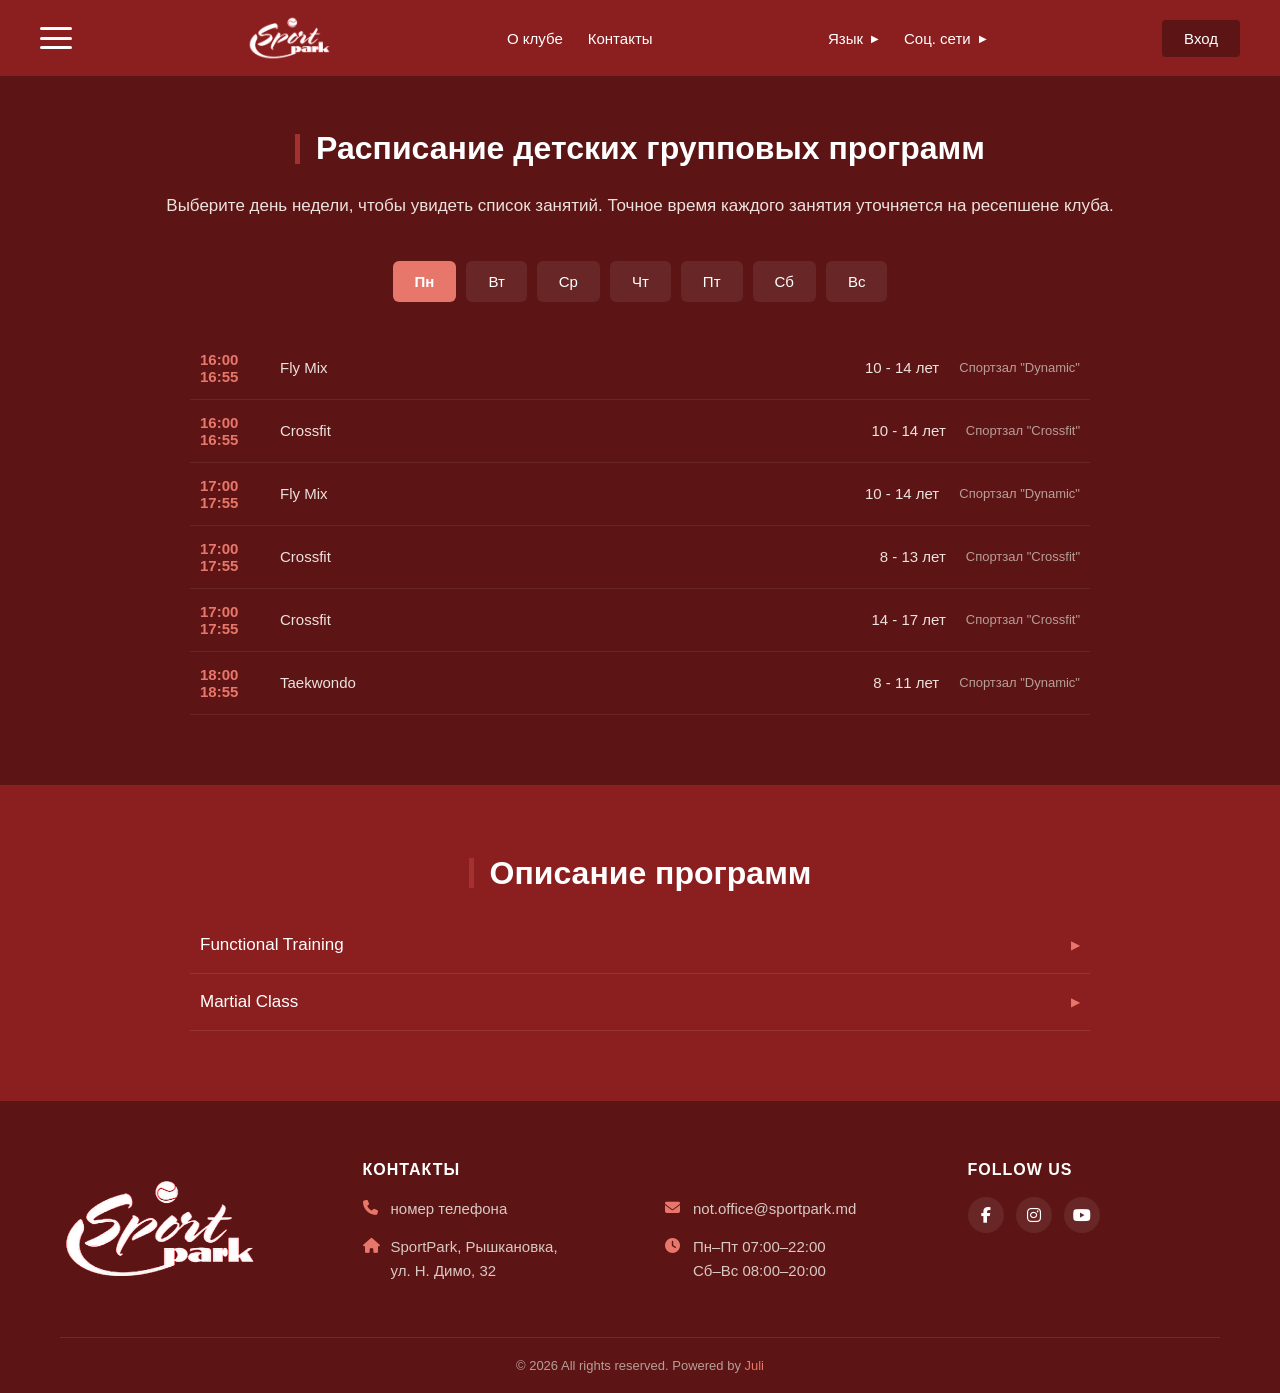
<file: kids_schedule.html>
<!DOCTYPE html>
<html lang="ru">
<head>
    <meta charset="UTF-8">
    <meta name="viewport" content="width=device-width, initial-scale=1.0">
    <title>SportPark — Спортивный клуб</title>
    <link rel="stylesheet" href="css/style.css">
    <link rel="stylesheet" href="https://cdnjs.cloudflare.com/ajax/libs/font-awesome/6.5.1/css/all.min.css">
</head>
<body>

    <!-- ===== ХЭДЕР (появляется при скролле) ===== -->
     
    <header class="topbar visible" id="topbar">
    <button class="burger" id="burger">
        <span></span>
        <span></span>
        <span></span>
    </button>

    <span class="topbar-logo">
        <img src="img/logo_white_transparent.png" alt="SportPark">
    </span>

    <nav class="top-nav">
        <a href="index.html#about">О клубе</a>
        <a href="contacts.html">Контакты</a>
    </nav>

    <nav class="top-nav">
        <div class="dropdown">
            <button class="dropdown-toggle">
                <span>Язык</span>
                <span class="dropdown-arrow">▶</span>
            </button>
            <div class="dropdown-menu">
                <a href="#" class="lang-ru">Русский</a>
                <a href="#" class="lang-ro">Română</a>
            </div>
        </div>

        <div class="dropdown">
            <button class="dropdown-toggle">
                <span>Соц. сети</span>
                <span class="dropdown-arrow">▶</span>
            </button>
            <div class="dropdown-menu">
                <a href="https://www.facebook.com/sportpark.md" target="_blank" rel="noopener"><i class="fa-brands fa-facebook-f"></i> Facebook</a>
                <a href="https://www.instagram.com/sportpark.md/" target="_blank" rel="noopener"><i class="fa-brands fa-instagram"></i> Instagram</a>
                <a href="https://www.youtube.com/@sportpark1626" target="_blank" rel="noopener"><i class="fa-brands fa-youtube"></i> YouTube</a>
            </div>
        </div>
    </nav>

    <a href="login.html" class="login-btn">Вход</a>
</header>

<!-- ===== ЗАТЕМНЕНИЕ ФОНА (для сайдбара) ===== -->
<div class="overlay" id="overlay"></div>

<!-- ===== ЛЕВОЕ ВЫЕЗЖАЮЩЕЕ МЕНЮ ===== -->
<aside class="sidebar" id="sidebar">
        <div class="logo-box">
            <span class="logo-text">
                <img src="img/logo_white_transparent.png" alt="SportPark">
            </span>
        </div>

        <nav class="side-nav">

    <!-- УСЛУГИ -->
    <div class="menu-item">

        <button class="menu-toggle">
            <span>Услуги</span>
            <span class="arrow">▶</span>
        </button>

        <div class="submenu">
            <div class="submenu-inner">

                <!-- Все услуги -->
                <a href="services.html">Наши услуги</a>

                <!-- По направлениям -->
                <div class="menu-item nested">

                    <button class="menu-toggle">
                        <span>По направлениям</span>
                        <span class="arrow">▶</span>
                    </button>

                    <div class="submenu">
                        <div class="submenu-inner">

                            <a href="services.html#pool">Бассейн</a>
                            <a href="services.html#fitness">Фитнес</a>
                            <a href="services.html#crossfit">Кроссфит</a>
                            <a href="services.html#tennis">Настольный теннис</a>
                            <a href="services.html#squash">Сквош</a>
                            <a href="services.html#pilates">Пилатес</a>
                            <a href="services.html#massage">Массаж</a>
                            <a href="services.html#spa-zone">Спа-зона</a>
                            <a href="services.html#group">Групповые программы</a>

                        </div>
                    </div>

                </div>

            </div>
        </div>

    </div>


    <!-- ТРЕНЕРЫ -->
    <div class="menu-item">

        <button class="menu-toggle">
            <span>Тренеры</span>
            <span class="arrow">▶</span>
        </button>

        <div class="submenu">
            <div class="submenu-inner">

                <!-- Все тренеры -->
                <a href="trainers.html">Наша команда</a>

                <!-- По направлениям -->
                <div class="menu-item nested">

                    <button class="menu-toggle">
                        <span>По направлениям</span>
                        <span class="arrow">▶</span>
                    </button>

                    <div class="submenu">
                        <div class="submenu-inner">

                            <a href="trainers.html#pool">Бассейн</a>
                            <a href="trainers.html#fitness">Фитнес</a>
                            <a href="trainers.html#group">Групповые программы</a>
                            <a href="trainers.html#massage">Кинетотерапия, массаж</a>
                            <a href="trainers.html#martial-arts">Боевые искусства</a>
                            <a href="trainers.html#tennis">Теннис</a>
                            <a href="trainers.html#squash">Сквош</a>

                        </div>
                    </div>

                </div>

            </div>
        </div>

    </div>



            <div class="menu-item">
                <button class="menu-toggle">
                    <span>Расписание</span>
                    <span class="arrow">▶</span>
                </button>
                <div class="submenu">
                    <div class="submenu-inner"> 
                    <a href="schedule.html">Групповое расписание</a>
                    <a href="kids_schedule.html">Детское расписание</a>
                    </div>
                    
                </div>
            </div>

            <div class="menu-item">
                <a href="profile.html" class="menu-link-simple">Профиль</a>
            </div>

        </nav>
    </aside>

<main class="main-content">
        <section class="schedule-section">
    <h2 class="section-title section-title-center"><span class="title-bar"></span>Расписание детских групповых программ</h2>
    <p class="about-text">
        Выберите день недели, чтобы увидеть список занятий. Точное время каждого занятия уточняется на ресепшене клуба.
    </p>
 
    <!-- Вкладки дней недели -->
    <div class="day-tabs">
        <button class="day-tab active" data-day="mon">Пн</button>
        <button class="day-tab" data-day="tue">Вт</button>
        <button class="day-tab" data-day="wed">Ср</button>
        <button class="day-tab" data-day="thu">Чт</button>
        <button class="day-tab" data-day="fri">Пт</button>
        <button class="day-tab" data-day="sat">Сб</button>
        <button class="day-tab" data-day="sun">Вс</button>
    </div>
 
    <!-- Понедельник -->
    <div class="day-panel active" id="day-mon">
        <ul class="class-list">
            <li><span class="class-time">16:00  16:55</span><span class="class-name">Fly Mix</span><span class ="class-age">10 - 14 лет</span><span class="class-hall">Спортзал "Dynamic"</span></li>
            <li><span class="class-time">16:00  16:55</span><span class="class-name">Crossfit</span><span class ="class-age">10 - 14 лет</span><span class="class-hall">Спортзал "Crossfit"</span></li>
            <li><span class="class-time">17:00  17:55</span><span class="class-name">Fly Mix</span><span class ="class-age">10 - 14 лет</span><span class="class-hall">Спортзал "Dynamic"</span></li>
            <li><span class="class-time">17:00  17:55</span><span class="class-name">Crossfit</span><span class ="class-age">8 - 13 лет</span><span class="class-hall">Спортзал "Crossfit"</span></li>
            <li><span class="class-time">17:00  17:55</span><span class="class-name">Crossfit</span><span class ="class-age">14 - 17 лет</span><span class="class-hall">Спортзал "Crossfit"</span></li>
            <li><span class="class-time">18:00  18:55</span><span class="class-name">Taekwondo</span><span class ="class-age">8 - 11 лет</span><span class="class-hall">Спортзал "Dynamic"</span></li>
        </ul>
    </div>
 
    <!-- Вторник -->
    <div class="day-panel" id="day-tue">
        <ul class="class-list">
            <li><span class="class-time">16:00  16:55</span><span class="class-name">Kickboxing</span><span class ="class-age">12 - 16 лет</span><span class="class-hall">Спортзал "Dynamic"</span></li>
            <li><span class="class-time">17:00  17:55</span><span class="class-name">Taekwondo</span><span class ="class-age">10 - 16 лет</span><span class="class-hall">Спортзал "Dynamic"</span></li>
            <li><span class="class-time">17:00  17:55</span><span class="class-name">Crossfit</span><span class ="class-age">8 - 13 лет</span><span class="class-hall">Спортзал "Crossfit"</span></li>
            <li><span class="class-time">17:00  17:55</span><span class="class-name">Crossfit</span><span class ="class-age">14 - 17 лет</span><span class="class-hall">Спортзал "Crossfit"</span></li>
            <li><span class="class-time">18:00  18:55</span><span class="class-name">Taekwondo</span><span class ="class-age">4 - 7 лет</span><span class="class-hall">Спортзал "Dynamic"</span></li>
        </ul>
    </div>
 
    <!-- Среда -->
    <div class="day-panel" id="day-wed">
        <ul class="class-list">
            <li><span class="class-time">16:00  16:55</span><span class="class-name">Fly Mix</span><span class ="class-age">10 - 14 лет</span><span class="class-hall">Спортзал "Dynamic"</span></li>
            <li><span class="class-time">16:00  16:55</span><span class="class-name">Crossfit</span><span class ="class-age">10 - 14 лет</span><span class="class-hall">Спортзал "Crossfit"</span></li>
            <li><span class="class-time">17:00  17:55</span><span class="class-name">Fly Mix</span><span class ="class-age">10 - 14 лет</span><span class="class-hall">Спортзал "Dynamic"</span></li>
            <li><span class="class-time">17:00  17:55</span><span class="class-name">Crossfit</span><span class ="class-age">8 - 13 лет</span><span class="class-hall">Спортзал "Crossfit"</span></li>
            <li><span class="class-time">17:00  17:55</span><span class="class-name">Crossfit</span><span class ="class-age">14 - 17 лет</span><span class="class-hall">Спортзал "Crossfit"</span></li>
            <li><span class="class-time">18:00  18:55</span><span class="class-name">Taekwondo</span><span class ="class-age">8 - 11 лет</span><span class="class-hall">Спортзал "Dynamic"</span></li>
        </ul>
    </div>
 
    <!-- Четверг -->
    <div class="day-panel" id="day-thu">
        <ul class="class-list">
            <li><span class="class-time">16:00  16:55</span><span class="class-name">Kickboxing</span><span class ="class-age">12 - 16 лет</span><span class="class-hall">Спортзал "Dynamic"</span></li>
            <li><span class="class-time">17:00  17:55</span><span class="class-name">Taekwondo</span><span class ="class-age">10 - 16 лет</span><span class="class-hall">Спортзал "Dynamic"</span></li>
            <li><span class="class-time">17:00  17:55</span><span class="class-name">Crossfit</span><span class ="class-age">8 - 13 лет</span><span class="class-hall">Спортзал "Crossfit"</span></li>
            <li><span class="class-time">17:00  17:55</span><span class="class-name">Crossfit</span><span class ="class-age">14 - 17 лет</span><span class="class-hall">Спортзал "Crossfit"</span></li>
            <li><span class="class-time">18:00  18:55</span><span class="class-name">Taekwondo</span><span class ="class-age">4 - 7 лет</span><span class="class-hall">Спортзал "Dynamic"</span></li>
        </ul>
    </div>
 
    <!-- Пятница -->
    <div class="day-panel" id="day-fri">
        <ul class="class-list">
            <li><span class="class-time">16:00  16:55</span><span class="class-name">Fly Mix</span><span class ="class-age">10 - 14 лет</span><span class="class-hall">Спортзал "Dynamic"</span></li>
            <li><span class="class-time">16:00  16:55</span><span class="class-name">Crossfit</span><span class ="class-age">10 - 14 лет</span><span class="class-hall">Спортзал "Crossfit"</span></li>
            <li><span class="class-time">17:00  17:55</span><span class="class-name">Fly Mix</span><span class ="class-age">10 - 14 лет</span><span class="class-hall">Спортзал "Dynamic"</span></li>
            <li><span class="class-time">17:00  17:55</span><span class="class-name">Crossfit</span><span class ="class-age">8 - 13 лет</span><span class="class-hall">Спортзал "Crossfit"</span></li>
            <li><span class="class-time">17:00  17:55</span><span class="class-name">Crossfit</span><span class ="class-age">14 - 17 лет</span><span class="class-hall">Спортзал "Crossfit"</span></li>
            <li><span class="class-time">18:00  18:55</span><span class="class-name">Taekwondo</span><span class ="class-age">8 - 11 лет</span><span class="class-hall">Спортзал "Dynamic"</span></li>
        </ul>
    </div>
 
    <!-- Суббота -->
    <div class="day-panel" id="day-sat">
        <ul class="class-list">
            <li><span class="class-time">10:00  10:55</span><span class="class-name">Taekwondo</span><span class ="class-age">4 - 7 лет</span><span class="class-hall">Спортзал "Dynamic"</span></li>
            <li><span class="class-time">11:00  11:55</span><span class="class-name">Brazilian Jiu-Jitsu</span><span class ="class-age">8 - 12 лет</span><span class="class-hall">Спортзал "Dynamic"</span></li>
            <li><span class="class-time">12:00  12:55</span><span class="class-name">Taekwondo</span><span class ="class-age">10 - 16 лет</span><span class="class-hall">Спортзал "Dynamic"</span></li>
            <li><span class="class-time">13:00  13:55</span><span class="class-name">Crossfit</span><span class ="class-age">14 - 17 лет</span><span class="class-hall">Спортзал "Crossfit"</span></li>
            <li><span class="class-time">13:00  13:55</span><span class="class-name">Crossfit</span><span class ="class-age">8 - 13 лет</span><span class="class-hall">Спортзал "Crossfit"</span></li>

        </ul>
    </div>
 
    <!-- Воскресенье -->
    <div class="day-panel" id="day-sun">
        <ul class="class-list">
            <li><span class="class-time">11:00  11:55</span><span class="class-name">Brazilian Jiu-Jitsu</span><span class ="class-age">8 - 12 лет</span><span class="class-hall">Спортзал "Dynamic"</span></li>
        </ul>
    </div>
 
</section>
 
<!-- ===== ОПИСАНИЕ ПРОГРАММ ПО КАТЕГОРИЯМ ===== -->
<section class="programs-section">
    <h2 class="section-title section-title-center"><span class="title-bar"></span>Описание программ</h2>
    
 
    <div class="category-list">
 
        <div class="category-item">
            <button class="category-toggle">
                <span>Functional Training</span>
                <span class="arrow">▶</span>
            </button>
            <div class="category-panel">
                <div class="category-panel-inner">
                    <p><strong>CROSSFIT</strong> — функциональные упражнения и работа со спецоборудованием: сила, выносливость, скорость, координация.</p>
                    <p><strong>FLY MIX</strong> — комплексная фитнес-тренировка с использованием подвесного гамака, сочетающая элементы силовой подкачки, йоги и упражнений на растяжку.</p>                   
                </div>
            </div>
        </div>
 
        <div class="category-item">
            <button class="category-toggle">
                <span>Martial Class</span>
                <span class="arrow">▶</span>
            </button>
            <div class="category-panel">
                <div class="category-panel-inner">
                    <p><strong>KICKBOXING</strong> — элементы бокса, муай-тай и карате: сила, выносливость, координация, уверенность в себе.</p>
                    <p><strong>TAEKWONDO</strong> — динамичное боевое искусство, развивающее скорость, точность движений и дисциплину.</p>
                    <p><strong>BRAZILIAN JIU-JITSU</strong> — единоборство, основанное на технике, гибкости и умении контролировать движения соперника.</p>

                </div>
            </div>
        </div>
 
    </div>
</section>
    
    </main>


    <script src="js/script.js"></script>



    <footer class="site-footer">
    <div class="footer-grid">

        <div class="footer-logo">
            <img src="img/logo_white_transparent.png" alt="SportPark">
        </div>

        <div class="footer-block">
            <h4>Контакты</h4>
            <p><i class="fa-solid fa-phone"></i> номер телефона </p>
            <p><i class="fa-solid fa-house"></i> SportPark, Рышкановка,<br>ул. Н. Димо, 32</p>
        </div>

        <div class="footer-block">
            <h4>&nbsp;</h4>
            <p><i class="fa-solid fa-envelope"></i> not.office@sportpark.md</p>
            <p><i class="fa-solid fa-clock"></i> Пн–Пт 07:00–22:00<br>Сб–Вс 08:00–20:00</p>
        </div>

        <div class="footer-block footer-social">
            <h4>Follow Us</h4>
<div class="social-icons">
    <a href="https://www.facebook.com/sportpark.md" target="_blank" rel="noopener"><i class="fa-brands fa-facebook-f"></i></a>
    <a href="https://www.instagram.com/sportpark.md/" target="_blank" rel="noopener"><i class="fa-brands fa-instagram"></i></a>
    <a href="https://www.youtube.com/@sportpark1626" target="_blank" rel="noopener"><i class="fa-brands fa-youtube"></i></a>
</div>
        </div>

    </div>

    <div class="footer-bottom">
        © 2026 All rights reserved. Powered by <span>Juli</span>
    </div>
</footer>
</body>
</html>
</file>
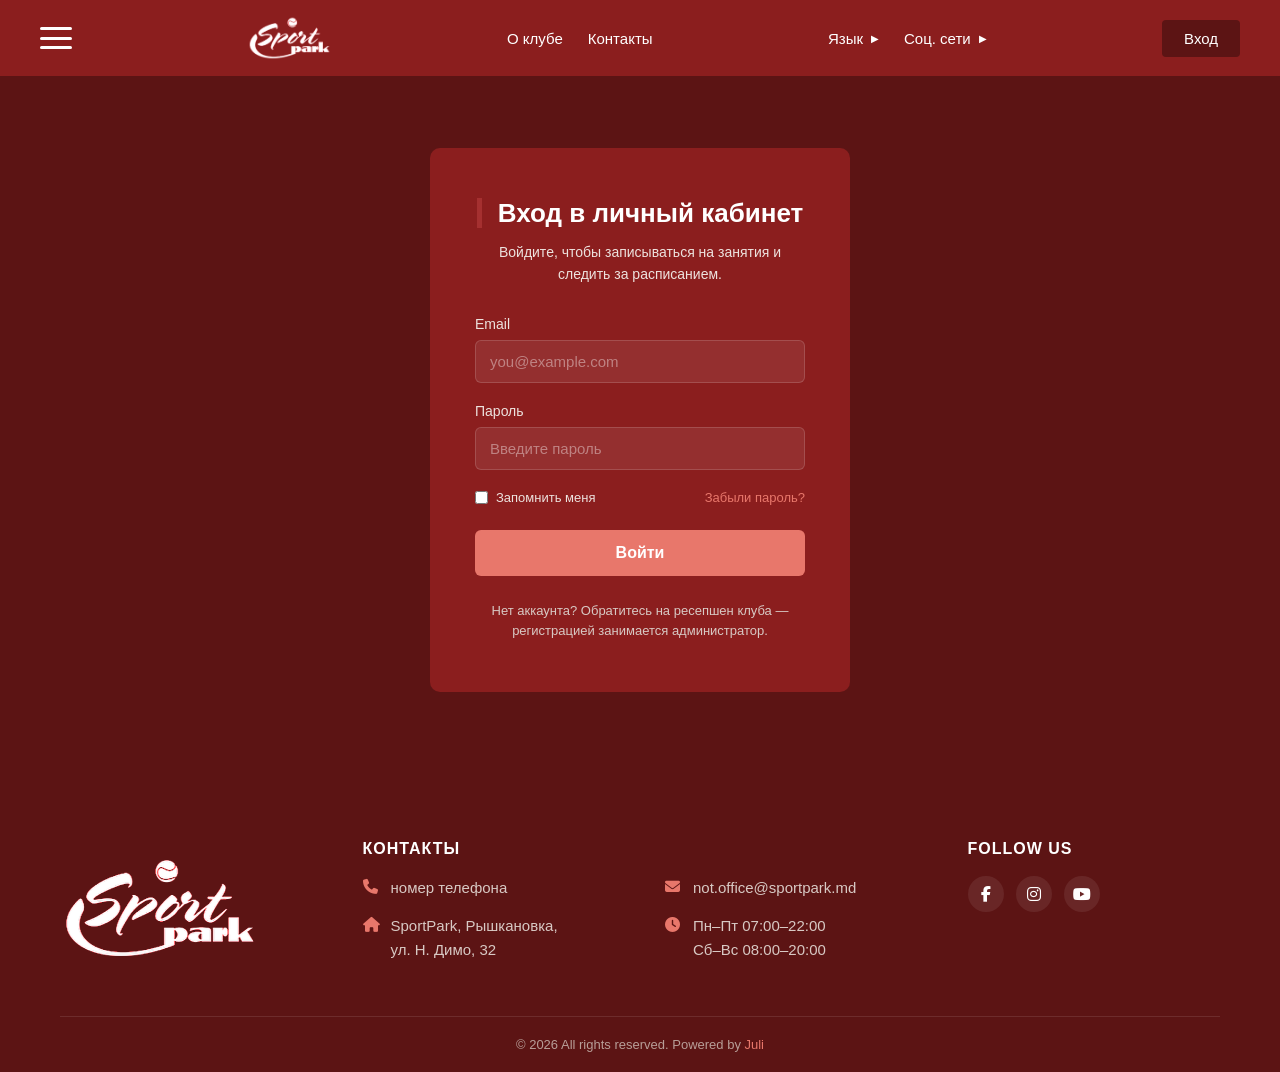
<file: login.html>
<!DOCTYPE html>
<html lang="ru">
<head>
    <meta charset="UTF-8">
    <meta name="viewport" content="width=device-width, initial-scale=1.0">
    <title>SportPark — Спортивный клуб</title>
    <link rel="stylesheet" href="css/style.css">
    <link rel="stylesheet" href="https://cdnjs.cloudflare.com/ajax/libs/font-awesome/6.5.1/css/all.min.css">
</head>
<body>

    <!-- ===== ХЭДЕР (появляется при скролле) ===== -->
     
    <header class="topbar visible" id="topbar">
    <button class="burger" id="burger">
        <span></span>
        <span></span>
        <span></span>
    </button>

    <span class="topbar-logo">
        <img src="img/logo_white_transparent.png" alt="SportPark">
    </span>

    <nav class="top-nav">
        <a href="index.html#about">О клубе</a>
        <a href="contacts.html">Контакты</a>
    </nav>

    <nav class="top-nav">
        <div class="dropdown">
            <button class="dropdown-toggle">
                <span>Язык</span>
                <span class="dropdown-arrow">▶</span>
            </button>
            <div class="dropdown-menu">
                <a href="#" class="lang-ru">Русский</a>
                <a href="#" class="lang-ro">Română</a>
            </div>
        </div>

        <div class="dropdown">
            <button class="dropdown-toggle">
                <span>Соц. сети</span>
                <span class="dropdown-arrow">▶</span>
            </button>
            <div class="dropdown-menu">
                <a href="https://www.facebook.com/sportpark.md" target="_blank" rel="noopener"><i class="fa-brands fa-facebook-f"></i> Facebook</a>
                <a href="https://www.instagram.com/sportpark.md/" target="_blank" rel="noopener"><i class="fa-brands fa-instagram"></i> Instagram</a>
                <a href="https://www.youtube.com/@sportpark1626" target="_blank" rel="noopener"><i class="fa-brands fa-youtube"></i> YouTube</a>
            </div>
        </div>
    </nav>

    <a href="login.html" class="login-btn">Вход</a>
</header>

<!-- ===== ЗАТЕМНЕНИЕ ФОНА (для сайдбара) ===== -->
<div class="overlay" id="overlay"></div>

<!-- ===== ЛЕВОЕ ВЫЕЗЖАЮЩЕЕ МЕНЮ ===== -->
<aside class="sidebar" id="sidebar">
        <div class="logo-box">
            <span class="logo-text">
                <img src="img/logo_white_transparent.png" alt="SportPark">
            </span>
        </div>

        <nav class="side-nav">

    <!-- УСЛУГИ -->
    <div class="menu-item">

        <button class="menu-toggle">
            <span>Услуги</span>
            <span class="arrow">▶</span>
        </button>

        <div class="submenu">
            <div class="submenu-inner">

                <!-- Все услуги -->
                <a href="services.html">Наши услуги</a>

                <!-- По направлениям -->
                <div class="menu-item nested">

                    <button class="menu-toggle">
                        <span>По направлениям</span>
                        <span class="arrow">▶</span>
                    </button>

                    <div class="submenu">
                        <div class="submenu-inner">

                            <a href="services.html#pool">Бассейн</a>
                            <a href="services.html#fitness">Фитнес</a>
                            <a href="services.html#crossfit">Кроссфит</a>
                            <a href="services.html#tennis">Настольный теннис</a>
                            <a href="services.html#squash">Сквош</a>
                            <a href="services.html#pilates">Пилатес</a>
                            <a href="services.html#massage">Массаж</a>
                            <a href="services.html#spa-zone">Спа-зона</a>
                            <a href="services.html#group">Групповые программы</a>

                        </div>
                    </div>

                </div>

            </div>
        </div>

    </div>


    <!-- ТРЕНЕРЫ -->
    <div class="menu-item">

        <button class="menu-toggle">
            <span>Тренеры</span>
            <span class="arrow">▶</span>
        </button>

        <div class="submenu">
            <div class="submenu-inner">

                <!-- Все тренеры -->
                <a href="trainers.html">Наша команда</a>

                <!-- По направлениям -->
                <div class="menu-item nested">

                    <button class="menu-toggle">
                        <span>По направлениям</span>
                        <span class="arrow">▶</span>
                    </button>

                    <div class="submenu">
                        <div class="submenu-inner">

                            <a href="trainers.html#pool">Бассейн</a>
                            <a href="trainers.html#fitness">Фитнес</a>
                            <a href="trainers.html#group">Групповые программы</a>
                            <a href="trainers.html#massage">Кинетотерапия, массаж</a>
                            <a href="trainers.html#martial-arts">Боевые искусства</a>
                            <a href="trainers.html#tennis">Теннис</a>
                            <a href="trainers.html#squash">Сквош</a>

                        </div>
                    </div>

                </div>

            </div>
        </div>

    </div>



            <div class="menu-item">
                <button class="menu-toggle">
                    <span>Расписание</span>
                    <span class="arrow">▶</span>
                </button>
                <div class="submenu">
                    <div class="submenu-inner"> 
                    <a href="schedule.html">Групповое расписание</a>
                    <a href="kids_schedule.html">Детское расписание</a>
                    </div>
                    
                </div>
            </div>

            <div class="menu-item">
                <a href="profile.html" class="menu-link-simple">Профиль</a>
            </div>

        </nav>
    </aside>

    <main class="main-content">
        
 
        <section class="login-section">
            <div class="login-card">
                <h2 class="login-title"><span class="title-bar"></span>Вход в личный кабинет</h2>
                <p class="login-subtitle">Войдите, чтобы записываться на занятия и следить за расписанием.</p>
 
                <form class="login-form" id="loginForm">
                    <div class="form-field">
                        <label for="loginEmail">Email</label>
                        <input type="email" id="loginEmail" name="email" placeholder="you@example.com" required>
                    </div>
 
                    <div class="form-field">
                        <label for="loginPassword">Пароль</label>
                        <input type="password" id="loginPassword" name="password" placeholder="Введите пароль" required>
                    </div>
 
                    <div class="form-options">
                        <label class="checkbox-label">
                            <input type="checkbox" name="remember">
                            <span>Запомнить меня</span>
                        </label>
                        <a href="#" class="forgot-link">Забыли пароль?</a>
                    </div>
 
                    <button type="submit" class="form-submit login-submit">Войти</button>
                </form>
 
                <p class="login-note">Нет аккаунта? Обратитесь на ресепшен клуба — регистрацией занимается администратор.</p>
            </div>
        </section>
 
    
    </main>


    <script src="js/script.js"></script>

    <script>
const API_BASE = 'https://localhost:7083/api';

document.getElementById('loginForm').addEventListener('submit', async function(e) {
    e.preventDefault();

    const email = document.getElementById('loginEmail').value;
    const password = document.getElementById('loginPassword').value;

    try {
        const response = await fetch(`${API_BASE}/Auth/login`, {
            method: 'POST',
            headers: { 'Content-Type': 'application/json' },
            body: JSON.stringify({ email, password })
        });

        if (!response.ok) {
            alert('Неверный email или пароль');
            return;
        }

        const data = await response.json();
        localStorage.setItem('token', data.token);

        // Декодируем токен, чтобы узнать роль и сразу отправить на нужный профиль
        const payload = JSON.parse(atob(data.token.split('.')[1].replace(/-/g, '+').replace(/_/g, '/')));
        const role = payload['http://schemas.microsoft.com/ws/2008/06/identity/claims/role'];

        if (role === 'Admin') {
            window.location.href = 'profile-admin.html';
        } else if (role === 'Trainer') {
            window.location.href = 'profile-trainer.html';
        } else {
            window.location.href = 'profile-client.html';
        }
    } catch (err) {
        alert('Не удалось подключиться к серверу. Проверьте, что бэкенд запущен.');
    }
});
</script>

    <footer class="site-footer">
    <div class="footer-grid">

        <div class="footer-logo">
            <img src="img/logo_white_transparent.png" alt="SportPark">
        </div>

        <div class="footer-block">
            <h4>Контакты</h4>
            <p><i class="fa-solid fa-phone"></i> номер телефона </p>
            <p><i class="fa-solid fa-house"></i> SportPark, Рышкановка,<br>ул. Н. Димо, 32</p>
        </div>

        <div class="footer-block">
            <h4>&nbsp;</h4>
            <p><i class="fa-solid fa-envelope"></i> not.office@sportpark.md</p>
            <p><i class="fa-solid fa-clock"></i> Пн–Пт 07:00–22:00<br>Сб–Вс 08:00–20:00</p>
        </div>

        <div class="footer-block footer-social">
            <h4>Follow Us</h4>
<div class="social-icons">
    <a href="https://www.facebook.com/sportpark.md" target="_blank" rel="noopener"><i class="fa-brands fa-facebook-f"></i></a>
    <a href="https://www.instagram.com/sportpark.md/" target="_blank" rel="noopener"><i class="fa-brands fa-instagram"></i></a>
    <a href="https://www.youtube.com/@sportpark1626" target="_blank" rel="noopener"><i class="fa-brands fa-youtube"></i></a>
</div>
        </div>

    </div>

    <div class="footer-bottom">
        © 2026 All rights reserved. Powered by <span>Juli</span>
    </div>
</footer>
</body>
</html>
</file>
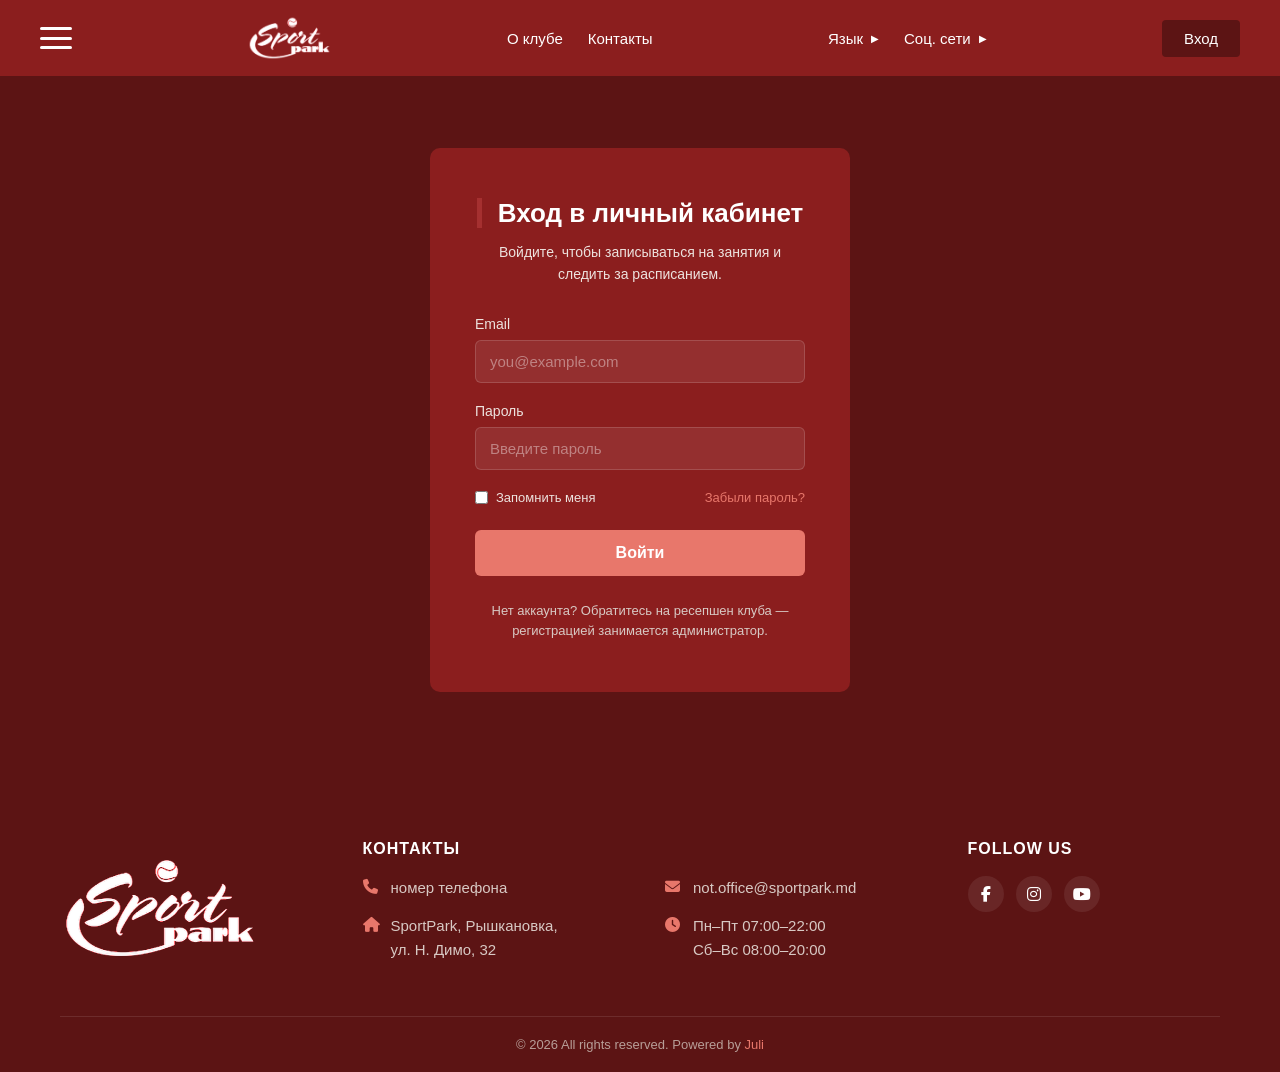
<file: profile-admin.html>
<!DOCTYPE html>
<html lang="ru">
<head>
    <meta charset="UTF-8">
    <meta name="viewport" content="width=device-width, initial-scale=1.0">
    <title>SportPark — Спортивный клуб</title>
    <link rel="stylesheet" href="css/style.css">
    <link rel="stylesheet" href="https://cdnjs.cloudflare.com/ajax/libs/font-awesome/6.5.1/css/all.min.css">
</head>
<body>

    <!-- ===== ХЭДЕР (появляется при скролле) ===== -->
     
    <header class="topbar visible" id="topbar">
    <button class="burger" id="burger">
        <span></span>
        <span></span>
        <span></span>
    </button>

    <span class="topbar-logo">
        <img src="img/logo_white_transparent.png" alt="SportPark">
    </span>

    <nav class="top-nav">
        <a href="index.html#about">О клубе</a>
        <a href="contacts.html">Контакты</a>
    </nav>

    <nav class="top-nav">
        <div class="dropdown">
            <button class="dropdown-toggle">
                <span>Язык</span>
                <span class="dropdown-arrow">▶</span>
            </button>
            <div class="dropdown-menu">
                <a href="#" class="lang-ru">Русский</a>
                <a href="#" class="lang-ro">Română</a>
            </div>
        </div>

        <div class="dropdown">
            <button class="dropdown-toggle">
                <span>Соц. сети</span>
                <span class="dropdown-arrow">▶</span>
            </button>
            <div class="dropdown-menu">
                <a href="https://www.facebook.com/sportpark.md" target="_blank" rel="noopener"><i class="fa-brands fa-facebook-f"></i> Facebook</a>
                <a href="https://www.instagram.com/sportpark.md/" target="_blank" rel="noopener"><i class="fa-brands fa-instagram"></i> Instagram</a>
                <a href="https://www.youtube.com/@sportpark1626" target="_blank" rel="noopener"><i class="fa-brands fa-youtube"></i> YouTube</a>
            </div>
        </div>
    </nav>

    <a href="login.html" class="login-btn">Вход</a>
</header>

<!-- ===== ЗАТЕМНЕНИЕ ФОНА (для сайдбара) ===== -->
<div class="overlay" id="overlay"></div>

<!-- ===== ЛЕВОЕ ВЫЕЗЖАЮЩЕЕ МЕНЮ ===== -->
<aside class="sidebar" id="sidebar">
        <div class="logo-box">
            <span class="logo-text">
                <img src="img/logo_white_transparent.png" alt="SportPark">
            </span>
        </div>

        <nav class="side-nav">

    <!-- УСЛУГИ -->
    <div class="menu-item">

        <button class="menu-toggle">
            <span>Услуги</span>
            <span class="arrow">▶</span>
        </button>

        <div class="submenu">
            <div class="submenu-inner">

                <!-- Все услуги -->
                <a href="services.html">Наши услуги</a>

                <!-- По направлениям -->
                <div class="menu-item nested">

                    <button class="menu-toggle">
                        <span>По направлениям</span>
                        <span class="arrow">▶</span>
                    </button>

                    <div class="submenu">
                        <div class="submenu-inner">

                            <a href="services.html#pool">Бассейн</a>
                            <a href="services.html#fitness">Фитнес</a>
                            <a href="services.html#crossfit">Кроссфит</a>
                            <a href="services.html#tennis">Настольный теннис</a>
                            <a href="services.html#squash">Сквош</a>
                            <a href="services.html#pilates">Пилатес</a>
                            <a href="services.html#massage">Массаж</a>
                            <a href="services.html#spa-zone">Спа-зона</a>
                            <a href="services.html#group">Групповые программы</a>

                        </div>
                    </div>

                </div>

            </div>
        </div>

    </div>


    <!-- ТРЕНЕРЫ -->
    <div class="menu-item">

        <button class="menu-toggle">
            <span>Тренеры</span>
            <span class="arrow">▶</span>
        </button>

        <div class="submenu">
            <div class="submenu-inner">

                <!-- Все тренеры -->
                <a href="trainers.html">Наша команда</a>

                <!-- По направлениям -->
                <div class="menu-item nested">

                    <button class="menu-toggle">
                        <span>По направлениям</span>
                        <span class="arrow">▶</span>
                    </button>

                    <div class="submenu">
                        <div class="submenu-inner">

                            <a href="trainers.html#pool">Бассейн</a>
                            <a href="trainers.html#fitness">Фитнес</a>
                            <a href="trainers.html#group">Групповые программы</a>
                            <a href="trainers.html#massage">Кинетотерапия, массаж</a>
                            <a href="trainers.html#martial-arts">Боевые искусства</a>
                            <a href="trainers.html#tennis">Теннис</a>
                            <a href="trainers.html#squash">Сквош</a>

                        </div>
                    </div>

                </div>

            </div>
        </div>

    </div>



            <div class="menu-item">
                <button class="menu-toggle">
                    <span>Расписание</span>
                    <span class="arrow">▶</span>
                </button>
                <div class="submenu">
                    <div class="submenu-inner"> 
                    <a href="schedule.html">Групповое расписание</a>
                    <a href="kids_schedule.html">Детское расписание</a>
                    </div>
                    
                </div>
            </div>

            <div class="menu-item">
                <a href="profile.html" class="menu-link-simple">Профиль</a>
            </div>

        </nav>
    </aside>

    <main class="main-content">

        <section class="about-intro about-intro-center">
            <h2 class="section-title section-title-center"><span class="title-bar"></span>Профиль администратора</h2>
            <p class="about-text" id="welcomeText">Загрузка...</p>
        </section>

        <!-- ===== ПОЛЬЗОВАТЕЛИ ===== -->
        <section class="service-section">
            <h3 class="service-title"><span class="title-bar"></span>Пользователи</h3>
            <div class="role-filter">
                <button data-role="" class="active">Все</button>
                <button data-role="Client">Клиенты</button>
                <button data-role="Trainer">Тренеры</button>
                <button data-role="Admin">Админы</button>
            </div>
            <div class="booking-list" id="usersContainer">
                <p class="loading-text">Загрузка...</p>
            </div>
        </section>

        <!-- ===== СОЗДАТЬ ПОЛЬЗОВАТЕЛЯ ===== -->
        <section class="service-section service-alt">
            <h3 class="service-title"><span class="title-bar"></span>Создать пользователя</h3>
            <form class="profile-form" id="createUserForm">
                <input type="text" id="newName" placeholder="Имя" required>
                <input type="email" id="newEmail" placeholder="Email" required>
                <input type="password" id="newPassword" placeholder="Пароль" required>
                <input type="tel" id="newPhone" placeholder="Телефон (необязательно)">

                <select id="newRole">
    <option value="Client">Клиент</option>
    <option value="Trainer">Тренер</option>
    <option value="Admin">Админ</option>
</select>

<div id="trainerFields" style="display:none;">
    <input type="text" id="trainerSpecialization" placeholder="Специализация">
    <textarea id="trainerBio" placeholder="О тренере"></textarea>
    <input type="text" id="trainerPhotoUrl" placeholder="URL фото">
</div>
                <button type="submit">Создать</button>
            </form>
        </section>

        <!-- ===== АБОНЕМЕНТЫ ===== -->
        <section class="service-section">
            <h3 class="service-title"><span class="title-bar"></span>Абонементы клиентов</h3>
            <div class="sub-cards" id="subscriptionsContainer">
                <p class="loading-text">Загрузка...</p>
            </div>
        </section>

        <!-- ===== ВЫДАТЬ АБОНЕМЕНТ ===== -->
        <section class="service-section service-alt">
            <h3 class="service-title"><span class="title-bar"></span>Выдать абонемент</h3>
            <form class="profile-form" id="createSubForm">
                <select id="subClientSelect" required>
                    <option value="">Выберите клиента...</option>
                </select>
                <select id="subType">
                    <option value="Group">Групповые тренировки</option>
                    <option value="Individual">Индивидуальные тренировки</option>
                </select>
                <input type="number" id="subTotal" placeholder="Количество тренировок" min="1" required>
                <input type="date" id="subEndDate" placeholder="Дата окончания (необязательно)">
                <button type="submit">Выдать абонемент</button>
            </form>
        </section>

        <!-- ===== ВСЕ ГРУППОВЫЕ ЗАПИСИ ===== -->
        <section class="service-section">
            <h3 class="service-title"><span class="title-bar"></span>Групповые записи</h3>
            <div class="booking-list" id="allBookingsContainer">
                <p class="loading-text">Загрузка...</p>
            </div>
        </section>

        <!-- ===== ВСЕ ИНДИВИДУАЛЬНЫЕ ТРЕНИРОВКИ ===== -->
        <section class="service-section service-alt">
            <h3 class="service-title"><span class="title-bar"></span>Индивидуальные тренировки</h3>
            <div class="booking-list" id="allPersonalContainer">
                <p class="loading-text">Загрузка...</p>
            </div>
        </section>

    </main>


    <script src="js/script.js"></script>
    <script>
        const API_BASE = 'https://localhost:7083/api';
        const token = localStorage.getItem('token');
        if (!token) window.location.href = 'login.html';

        function parseJwt(t) {
            return JSON.parse(atob(t.split('.')[1].replace(/-/g, '+').replace(/_/g, '/')));
        }
        const payload = parseJwt(token);
        const email = payload['http://schemas.xmlsoap.org/ws/2005/05/identity/claims/emailaddress'];
        document.getElementById('welcomeText').textContent = `Вы вошли как ${email}`;

        function authHeaders() {
            return { 'Content-Type': 'application/json', 'Authorization': `Bearer ${token}` };
        }

        async function apiGet(path) {
            const res = await fetch(`${API_BASE}${path}`, { headers: authHeaders() });
            if (res.status === 401) {
                localStorage.removeItem('token');
                window.location.href = 'login.html';
                return null;
            }
            return res.ok ? res.json() : null;
        }

        async function apiPost(path, body) {
            return fetch(`${API_BASE}${path}`, {
                method: 'POST',
                headers: authHeaders(),
                body: body ? JSON.stringify(body) : undefined
            });
        }

        const roleLabels = { Client: 'Клиент', Trainer: 'Тренер', Admin: 'Админ' };

        // ===== Пользователи (с пагинацией) =====
let allUsersData = [];
let currentUserPage = 1;
const USERS_PER_PAGE = 5;

async function loadUsers(role) {
    const path = role ? `/Users?role=${role}` : '/Users';
    const users = await apiGet(path);
    allUsersData = users || [];
    currentUserPage = 1;
    renderUsersPage();
}

function renderUsersPage() {
    const container = document.getElementById('usersContainer');
    container.innerHTML = '';

    if (allUsersData.length === 0) {
        container.innerHTML = '<p class="empty-text">Пользователей нет.</p>';
        return;
    }

    const totalPages = Math.ceil(allUsersData.length / USERS_PER_PAGE);
    const start = (currentUserPage - 1) * USERS_PER_PAGE;
    const pageUsers = allUsersData.slice(start, start + USERS_PER_PAGE);

    pageUsers.forEach(u => {
        const row = document.createElement('div');
        row.className = 'booking-row';
        row.innerHTML = `
            <div class="booking-info">
                <strong>${u.name}</strong> — ${roleLabels[u.role] || u.role}<br>
                <span>${u.email}${u.phone ? ', ' + u.phone : ''}</span>
            </div>
        `;
        container.appendChild(row);
    });

    if (totalPages > 1) {
        const pagination = document.createElement('div');
        pagination.className = 'pagination';
        for (let i = 1; i <= totalPages; i++) {
            const btn = document.createElement('button');
            btn.textContent = i;
            if (i === currentUserPage) btn.classList.add('active');
            btn.addEventListener('click', () => {
                currentUserPage = i;
                renderUsersPage();
            });
            pagination.appendChild(btn);
        }
        container.appendChild(pagination);
    }
}

        document.querySelectorAll('.role-filter button').forEach(btn => {
            btn.addEventListener('click', () => {
                document.querySelectorAll('.role-filter button').forEach(b => b.classList.remove('active'));
                btn.classList.add('active');
                loadUsers(btn.dataset.role);
            });
        });

// ===== Переключение полей тренера =====
const newRole = document.getElementById('newRole');
const trainerFields = document.getElementById('trainerFields');

newRole.addEventListener('change', function () {
    trainerFields.style.display =
        this.value === 'Trainer' ? 'block' : 'none';
});

        // ===== Создать пользователя =====
        document.getElementById('createUserForm').addEventListener('submit', async function(e) {
    e.preventDefault();

    const role = document.getElementById('newRole').value;

    let body;

    if (role === 'Trainer') {
        body = {
            name: document.getElementById('newName').value,
            email: document.getElementById('newEmail').value,
            password: document.getElementById('newPassword').value,
            phone: document.getElementById('newPhone').value || null,
            specialization: document.getElementById('trainerSpecialization').value,
            bio: document.getElementById('trainerBio').value || null,
            photoUrl: document.getElementById('trainerPhotoUrl').value || null
        };
    } else {
        body = {
            name: document.getElementById('newName').value,
            email: document.getElementById('newEmail').value,
            password: document.getElementById('newPassword').value,
            phone: document.getElementById('newPhone').value || null,
            role: role
        };
    }

    const endpoint = role === 'Trainer'
        ? '/Trainers'
        : '/Auth/register';

    const res = await apiPost(endpoint, body);

    if (res.ok) {
        alert(
            role === 'Trainer'
                ? 'Тренер создан'
                : 'Пользователь создан'
        );

        document.getElementById('createUserForm').reset();
        trainerFields.style.display = 'none';

        loadUsers('');
        loadClientsForSelect();
    } else {
        const err = await res.json().catch(() => ({}));
        alert(err.message || 'Не удалось создать пользователя');
    }
});

        // ===== Абонементы =====
        async function loadSubscriptions() {
            const subs = await apiGet('/Subscriptions');
            const container = document.getElementById('subscriptionsContainer');
            container.innerHTML = '';

            if (!subs || subs.length === 0) {
                container.innerHTML = '<p class="empty-text">Абонементов пока нет.</p>';
                return;
            }

            subs.forEach(s => {
                const typeLabel = s.type === 'Group' ? 'Групповые' : 'Индивидуальные';
                const expiryText = s.endDate ? new Date(s.endDate).toLocaleDateString('ru-RU') : 'без срока';

                const card = document.createElement('div');
                card.className = 'sub-card';
                card.innerHTML = `
                    <h4>${s.clientName}</h4>
                    <p class="sub-remaining">${s.remainingSessions} <span>из ${s.totalSessions} (${typeLabel})</span></p>
                    <p class="sub-status">${s.isActive ? 'Активен' : 'Неактивен'}</p>
                    <p class="sub-expiry">До: ${expiryText}</p>
                `;
                container.appendChild(card);
            });
        }

        async function loadClientsForSelect() {
            const clients = await apiGet('/Users?role=Client');
            const select = document.getElementById('subClientSelect');
            select.innerHTML = '<option value="">Выберите клиента...</option>';

            (clients || []).forEach(c => {
                const opt = document.createElement('option');
                opt.value = c.id;
                opt.textContent = `${c.name} (${c.email})`;
                select.appendChild(opt);
            });
        }

        document.getElementById('createSubForm').addEventListener('submit', async function(e) {
            e.preventDefault();

            const body = {
                userId: parseInt(document.getElementById('subClientSelect').value),
                type: document.getElementById('subType').value,
                totalSessions: parseInt(document.getElementById('subTotal').value),
                endDate: document.getElementById('subEndDate').value || null
            };

            const res = await apiPost('/Subscriptions', body);
            if (res.ok) {
                alert('Абонемент выдан');
                document.getElementById('createSubForm').reset();
                loadSubscriptions();
            } else {
                const err = await res.json().catch(() => ({}));
                alert(err.message || 'Не удалось выдать абонемент');
            }
        });

        // ===== Все групповые записи =====
        async function loadAllBookings() {
            const bookings = await apiGet('/Bookings');
            const container = document.getElementById('allBookingsContainer');
            container.innerHTML = '';

            const active = (bookings || []).filter(b => b.status === 'Confirmed');

            if (active.length === 0) {
                container.innerHTML = '<p class="empty-text">Нет активных групповых записей.</p>';
                return;
            }

            const days = ['Вс','Пн','Вт','Ср','Чт','Пт','Сб'];

            active.forEach(b => {
                const row = document.createElement('div');
                row.className = 'booking-row';
                row.innerHTML = `
                    <div class="booking-info">
                        <strong>${b.clientName || 'Клиент'}</strong> — ${b.serviceName}, ${b.trainerName}<br>
                        <span>${days[b.dayOfWeek]}, ${b.startTime}, зал ${b.hall}</span>
                    </div>
                    <button class="complete-btn" data-id="${b.id}">Списать</button>
                `;
                container.appendChild(row);
            });

            container.querySelectorAll('.complete-btn').forEach(btn => {
                btn.addEventListener('click', async () => {
                    if (!confirm('Точно ли вы хотите списать эту тренировку?')) return;
                    const res = await apiPost(`/Bookings/${btn.dataset.id}/complete`);
                    if (res.ok) {
                        loadAllBookings();
                        loadSubscriptions();
                    } else {
                        alert('Не удалось списать');
                    }
                });
            });
        }

        // ===== Все индивидуальные тренировки =====
        async function loadAllPersonal() {
            const sessions = await apiGet('/PersonalSessions');
            const container = document.getElementById('allPersonalContainer');
            container.innerHTML = '';

            const active = (sessions || []).filter(p => !p.completed && !p.cancelled);

            if (active.length === 0) {
                container.innerHTML = '<p class="empty-text">Нет активных индивидуальных тренировок.</p>';
                return;
            }

            active.forEach(p => {
                const dt = new Date(p.sessionStart);
                const row = document.createElement('div');
                row.className = 'booking-row';
                row.innerHTML = `
                    <div class="booking-info">
                        <strong>${p.clientName}</strong> — тренер ${p.trainerName}<br>
                        <span>${dt.toLocaleDateString('ru-RU')}, ${dt.toLocaleTimeString('ru-RU', {hour:'2-digit', minute:'2-digit'})}</span>
                    </div>
                    <button class="complete-btn" data-id="${p.id}">Списать</button>
                `;
                container.appendChild(row);
            });

            container.querySelectorAll('.complete-btn').forEach(btn => {
                btn.addEventListener('click', async () => {
                    if (!confirm('Точно ли вы хотите списать эту тренировку?')) return;
                    const res = await apiPost(`/PersonalSessions/${btn.dataset.id}/complete`);
                    if (res.ok) {
                        loadAllPersonal();
                        loadSubscriptions();
                    } else {
                        alert('Не удалось списать');
                    }
                });
            });
        }

        loadUsers('');
        loadSubscriptions();
        loadClientsForSelect();
        loadAllBookings();
        loadAllPersonal();
    </script>



    <footer class="site-footer">
    <div class="footer-grid">

        <div class="footer-logo">
            <img src="img/logo_white_transparent.png" alt="SportPark">
        </div>

        <div class="footer-block">
            <h4>Контакты</h4>
            <p><i class="fa-solid fa-phone"></i> номер телефона </p>
            <p><i class="fa-solid fa-house"></i> SportPark, Рышкановка,<br>ул. Н. Димо, 32</p>
        </div>

        <div class="footer-block">
            <h4>&nbsp;</h4>
            <p><i class="fa-solid fa-envelope"></i> not.office@sportpark.md</p>
            <p><i class="fa-solid fa-clock"></i> Пн–Пт 07:00–22:00<br>Сб–Вс 08:00–20:00</p>
        </div>

        <div class="footer-block footer-social">
            <h4>Follow Us</h4>
<div class="social-icons">
    <a href="https://www.facebook.com/sportpark.md" target="_blank" rel="noopener"><i class="fa-brands fa-facebook-f"></i></a>
    <a href="https://www.instagram.com/sportpark.md/" target="_blank" rel="noopener"><i class="fa-brands fa-instagram"></i></a>
    <a href="https://www.youtube.com/@sportpark1626" target="_blank" rel="noopener"><i class="fa-brands fa-youtube"></i></a>
</div>
        </div>

    </div>

    <div class="footer-bottom">
        © 2026 All rights reserved. Powered by <span>Juli</span>
    </div>
</footer>
</body>
</html>
</file>
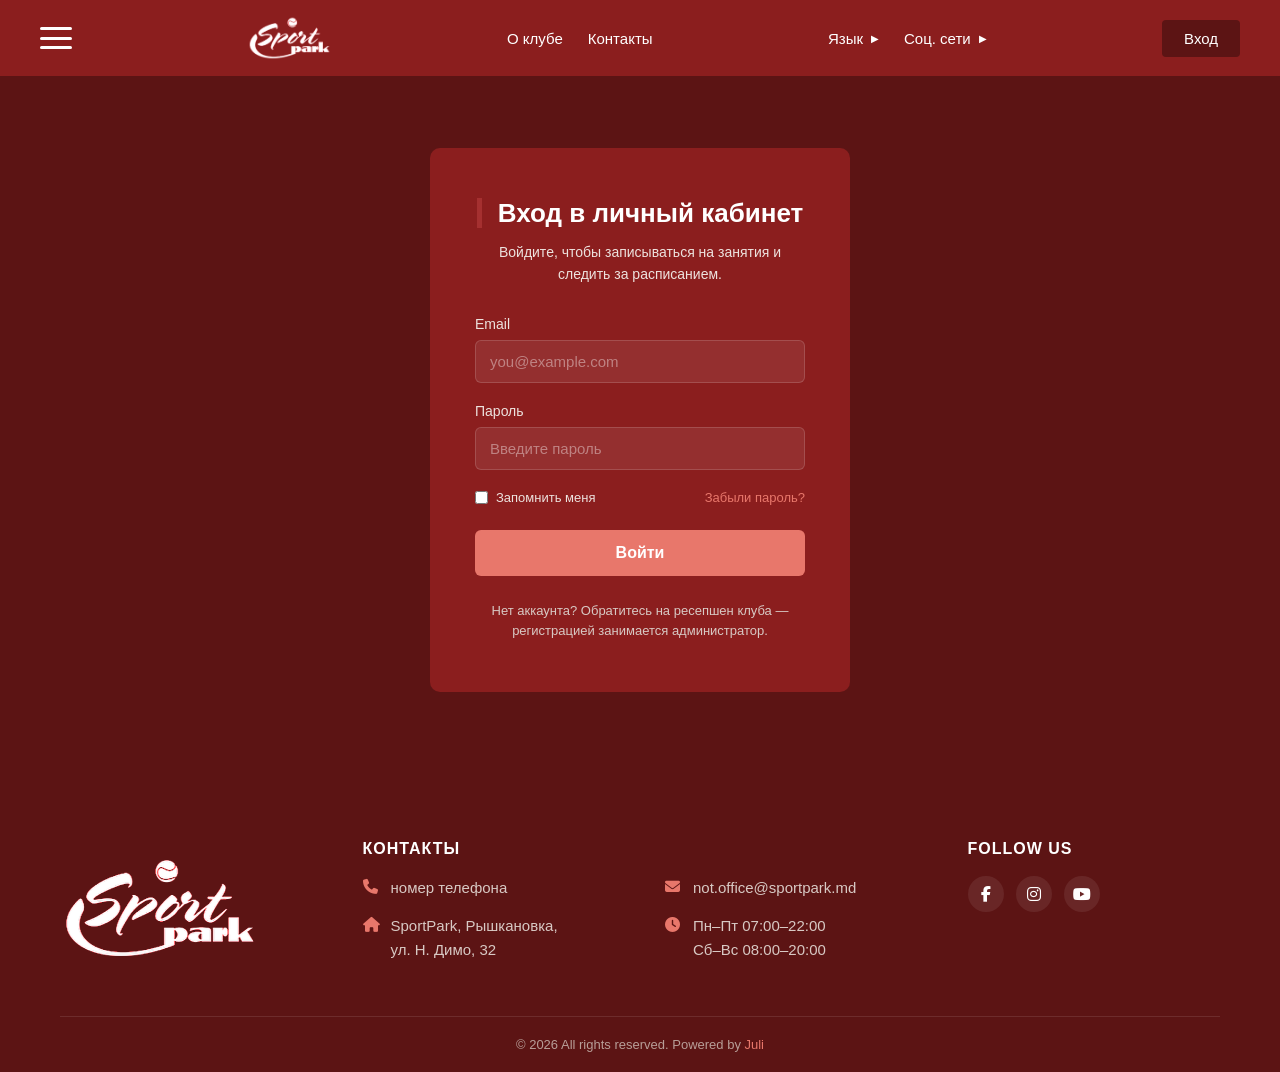
<file: profile-client.html>
<!DOCTYPE html>
<html lang="ru">
<head>
    <meta charset="UTF-8">
    <meta name="viewport" content="width=device-width, initial-scale=1.0">
    <title>SportPark — Спортивный клуб</title>
    <link rel="stylesheet" href="css/style.css">
    <link rel="stylesheet" href="https://cdnjs.cloudflare.com/ajax/libs/font-awesome/6.5.1/css/all.min.css">
</head>
<body>

    <!-- ===== ХЭДЕР (появляется при скролле) ===== -->
     
    <header class="topbar visible" id="topbar">
    <button class="burger" id="burger">
        <span></span>
        <span></span>
        <span></span>
    </button>

    <span class="topbar-logo">
        <img src="img/logo_white_transparent.png" alt="SportPark">
    </span>

    <nav class="top-nav">
        <a href="index.html#about">О клубе</a>
        <a href="contacts.html">Контакты</a>
    </nav>

    <nav class="top-nav">
        <div class="dropdown">
            <button class="dropdown-toggle">
                <span>Язык</span>
                <span class="dropdown-arrow">▶</span>
            </button>
            <div class="dropdown-menu">
                <a href="#" class="lang-ru">Русский</a>
                <a href="#" class="lang-ro">Română</a>
            </div>
        </div>

        <div class="dropdown">
            <button class="dropdown-toggle">
                <span>Соц. сети</span>
                <span class="dropdown-arrow">▶</span>
            </button>
            <div class="dropdown-menu">
                <a href="https://www.facebook.com/sportpark.md" target="_blank" rel="noopener"><i class="fa-brands fa-facebook-f"></i> Facebook</a>
                <a href="https://www.instagram.com/sportpark.md/" target="_blank" rel="noopener"><i class="fa-brands fa-instagram"></i> Instagram</a>
                <a href="https://www.youtube.com/@sportpark1626" target="_blank" rel="noopener"><i class="fa-brands fa-youtube"></i> YouTube</a>
            </div>
        </div>
    </nav>

    <a href="login.html" class="login-btn">Вход</a>
</header>

<!-- ===== ЗАТЕМНЕНИЕ ФОНА (для сайдбара) ===== -->
<div class="overlay" id="overlay"></div>

<!-- ===== ЛЕВОЕ ВЫЕЗЖАЮЩЕЕ МЕНЮ ===== -->
<aside class="sidebar" id="sidebar">
        <div class="logo-box">
            <span class="logo-text">
                <img src="img/logo_white_transparent.png" alt="SportPark">
            </span>
        </div>

        <nav class="side-nav">

    <!-- УСЛУГИ -->
    <div class="menu-item">

        <button class="menu-toggle">
            <span>Услуги</span>
            <span class="arrow">▶</span>
        </button>

        <div class="submenu">
            <div class="submenu-inner">

                <!-- Все услуги -->
                <a href="services.html">Наши услуги</a>

                <!-- По направлениям -->
                <div class="menu-item nested">

                    <button class="menu-toggle">
                        <span>По направлениям</span>
                        <span class="arrow">▶</span>
                    </button>

                    <div class="submenu">
                        <div class="submenu-inner">

                            <a href="services.html#pool">Бассейн</a>
                            <a href="services.html#fitness">Фитнес</a>
                            <a href="services.html#crossfit">Кроссфит</a>
                            <a href="services.html#tennis">Настольный теннис</a>
                            <a href="services.html#squash">Сквош</a>
                            <a href="services.html#pilates">Пилатес</a>
                            <a href="services.html#massage">Массаж</a>
                            <a href="services.html#spa-zone">Спа-зона</a>
                            <a href="services.html#group">Групповые программы</a>

                        </div>
                    </div>

                </div>

            </div>
        </div>

    </div>


    <!-- ТРЕНЕРЫ -->
    <div class="menu-item">

        <button class="menu-toggle">
            <span>Тренеры</span>
            <span class="arrow">▶</span>
        </button>

        <div class="submenu">
            <div class="submenu-inner">

                <!-- Все тренеры -->
                <a href="trainers.html">Наша команда</a>

                <!-- По направлениям -->
                <div class="menu-item nested">

                    <button class="menu-toggle">
                        <span>По направлениям</span>
                        <span class="arrow">▶</span>
                    </button>

                    <div class="submenu">
                        <div class="submenu-inner">

                            <a href="trainers.html#pool">Бассейн</a>
                            <a href="trainers.html#fitness">Фитнес</a>
                            <a href="trainers.html#group">Групповые программы</a>
                            <a href="trainers.html#massage">Кинетотерапия, массаж</a>
                            <a href="trainers.html#martial-arts">Боевые искусства</a>
                            <a href="trainers.html#tennis">Теннис</a>
                            <a href="trainers.html#squash">Сквош</a>

                        </div>
                    </div>

                </div>

            </div>
        </div>

    </div>



            <div class="menu-item">
                <button class="menu-toggle">
                    <span>Расписание</span>
                    <span class="arrow">▶</span>
                </button>
                <div class="submenu">
                    <div class="submenu-inner"> 
                    <a href="schedule.html">Групповое расписание</a>
                    <a href="kids_schedule.html">Детское расписание</a>
                    </div>
                    
                </div>
            </div>

            <div class="menu-item">
                <a href="profile.html" class="menu-link-simple">Профиль</a>
            </div>

        </nav>
    </aside>

    <main class="main-content">

        <section class="about-intro about-intro-center">
            <h2 class="section-title section-title-center"><span class="title-bar"></span>Личный кабинет</h2>
            <p class="about-text" id="welcomeText">Загрузка...</p>
        </section>

        <!-- ===== АБОНЕМЕНТЫ ===== -->
        <section class="service-section service-alt">
            <h3 class="service-title"><span class="title-bar"></span>Мои абонементы</h3>
            <div class="sub-cards" id="subscriptionsContainer">
                <p class="loading-text">Загрузка...</p>
            </div>
        </section>

        <!-- ===== МОИ ЗАПИСИ ===== -->
        <section class="service-section">
            <h3 class="service-title"><span class="title-bar"></span>Мои тренировки</h3>
            <div class="booking-list" id="myBookingsContainer">
                <p class="loading-text">Загрузка...</p>
            </div>
        </section>

        <!-- ===== ЗАПИСЬ НА ГРУППОВОЕ ЗАНЯТИЕ ===== -->
        <section class="schedule-section service-alt">
            <h2 class="section-title section-title-center"><span class="title-bar"></span>Записаться на занятие</h2>
            <div class="audience-toggle">
    <button class="audience-btn active" data-audience="Adult">Взрослые группы</button>
    <button class="audience-btn" data-audience="Kids">Детские группы</button>
</div>
            <div class="day-tabs">
                <button class="day-tab" data-day="1">Пн</button>
                <button class="day-tab" data-day="2">Вт</button>
                <button class="day-tab" data-day="3">Ср</button>
                <button class="day-tab" data-day="4">Чт</button>
                <button class="day-tab" data-day="5">Пт</button>
                <button class="day-tab" data-day="6">Сб</button>
                <button class="day-tab" data-day="0">Вс</button>
            </div>

            <div class="day-panel active" id="bookableClasses">
                <p class="loading-text">Выберите день</p>
            </div>
        </section>

    </main>


    <script src="js/script.js"></script>
    <script>
        const API_BASE = 'https://localhost:7083/api';
        const token = localStorage.getItem('token');

        if (!token) {
            window.location.href = 'login.html';
        }

        function parseJwt(t) {
            return JSON.parse(atob(t.split('.')[1].replace(/-/g, '+').replace(/_/g, '/')));
        }

        const payload = parseJwt(token);
        const email = payload['http://schemas.xmlsoap.org/ws/2005/05/identity/claims/emailaddress'];
        document.getElementById('welcomeText').textContent = `Вы вошли как ${email}`;

        function authHeaders() {
            return {
                'Content-Type': 'application/json',
                'Authorization': `Bearer ${token}`
            };
        }

        async function apiGet(path) {
    const res = await fetch(`${API_BASE}${path}`, { headers: authHeaders() });
    if (res.status === 401) {
        localStorage.removeItem('token');
        window.location.href = 'login.html';
        return null;
    }
    if (!res.ok) {
        const text = await res.text().catch(() => '');
        console.error(`GET ${path} вернул ${res.status}:`, text);
        return null;
    }
    return res.json();
}

        async function apiPost(path, body) {
            const res = await fetch(`${API_BASE}${path}`, {
                method: 'POST',
                headers: authHeaders(),
                body: body ? JSON.stringify(body) : undefined
            });
            return res;
        }

        // ===== Абонементы =====
        async function loadSubscriptions() {
            const subs = await apiGet('/Subscriptions/my');
            const container = document.getElementById('subscriptionsContainer');
            container.innerHTML = '';

            if (!subs || subs.length === 0) {
                container.innerHTML = '<p class="empty-text">У вас пока нет абонементов. Обратитесь на ресепшен клуба.</p>';
                return;
            }

            subs.forEach(s => {
                const typeLabel = s.type === 'Group' ? 'Групповые тренировки' : 'Индивидуальные тренировки';
                const expiryText = s.endDate
                    ? `Действует до ${new Date(s.endDate).toLocaleDateString('ru-RU')}`
                    : 'Без срока окончания';

                const card = document.createElement('div');
                card.className = 'sub-card';
                card.innerHTML = `
                    <h4>${typeLabel}</h4>
                    <p class="sub-remaining">${s.remainingSessions} <span>из ${s.totalSessions}</span></p>
                    <p class="sub-status">${s.isActive ? 'Активен' : 'Неактивен'}</p>
                    <p class="sub-expiry">${expiryText}</p>
                `;
                container.appendChild(card);
            });
        }

        // ===== Мои тренировки (групповые + индивидуальные) =====
        async function loadMyBookings() {
            const [bookings, personal] = await Promise.all([
                apiGet('/Bookings/my'),
                apiGet('/PersonalSessions/my-as-client')
            ]);

            const container = document.getElementById('myBookingsContainer');
            container.innerHTML = '';

            const activeBookings = (bookings || []).filter(b => b.status === 'Confirmed');
            const activePersonal = (personal || []).filter(p => !p.completed && !p.cancelled);

            if (activeBookings.length === 0 && activePersonal.length === 0) {
                container.innerHTML = '<p class="empty-text">У вас нет предстоящих тренировок.</p>';
                return;
            }

            const days = ['Вс','Пн','Вт','Ср','Чт','Пт','Сб'];

            activeBookings.forEach(b => {
                const row = document.createElement('div');
                row.className = 'booking-row';
                row.innerHTML = `
                    <div class="booking-info">
                        <strong>${b.serviceName}</strong> — ${b.trainerName}<br>
                        <span>${days[b.dayOfWeek]}, ${b.startTime}, зал ${b.hall}</span>
                    </div>
                    <button class="cancel-btn" data-type="booking" data-id="${b.id}">Отменить</button>
                `;
                container.appendChild(row);
            });

            activePersonal.forEach(p => {
                const dt = new Date(p.sessionStart);
                const row = document.createElement('div');
                row.className = 'booking-row';
                row.innerHTML = `
                    <div class="booking-info">
                        <strong>Индивидуальная тренировка</strong> — ${p.trainerName}<br>
                        <span>${dt.toLocaleDateString('ru-RU')}, ${dt.toLocaleTimeString('ru-RU', {hour:'2-digit', minute:'2-digit'})}</span>
                    </div>
                    <button class="cancel-btn" data-type="personal" data-id="${p.id}">Отменить</button>
                `;
                container.appendChild(row);
            });

            container.querySelectorAll('.cancel-btn').forEach(btn => {
                btn.addEventListener('click', async () => {
                    if (!confirm('Точно ли вы хотите отменить эту запись?')) return;

                    const type = btn.dataset.type;
                    const id = btn.dataset.id;
                    const path = type === 'booking' ? `/Bookings/${id}/cancel` : `/PersonalSessions/${id}/cancel`;
                    const res = await apiPost(path);
                    if (res.ok) {
                        loadMyBookings();
                        loadSubscriptions();
                    } else {
                        alert('Не удалось отменить запись');
                    }
                });
            });
        }

        // ===== Запись на групповое занятие =====
        let allClassSessions = [];
        let myBookedSessionIds = [];
        let currentAudience = 'Adult';

        async function loadBookableClasses() {
            const [sessions, bookings] = await Promise.all([
                apiGet('/ClassSessions'),
                apiGet('/Bookings/my')
            ]);
            allClassSessions = sessions || [];
            myBookedSessionIds = (bookings || [])
                .filter(b => b.status === 'Confirmed')
                .map(b => b.classSessionId);

            renderDay(1);
        }

        function renderDay(dayNum) {
    const container = document.getElementById('bookableClasses');

    const dayNames = {
        0: 'Sunday',
        1: 'Monday',
        2: 'Tuesday',
        3: 'Wednesday',
        4: 'Thursday',
        5: 'Friday',
        6: 'Saturday'
    };

    const audienceType = currentAudience;

    const dayClasses = allClassSessions.filter(
        cs => cs.dayOfWeek === dayNames[dayNum] &&
              cs.audienceType === audienceType
    );

    if (dayClasses.length === 0) {
        container.innerHTML = '<p class="empty-text">На этот день занятий нет.</p>';
        return;
    }

    container.innerHTML = '';

    const list = document.createElement('ul');
    list.className = 'class-list';

    dayClasses.forEach(cs => {
        const alreadyBooked = myBookedSessionIds.includes(cs.id);

        const li = document.createElement('li');

        li.innerHTML = `
            <span class="class-time">${cs.startTime}</span>
            <span class="class-name">${cs.serviceName} — ${cs.trainerName}</span>
            <span class="class-hall">${cs.hall}</span>
            <button class="book-btn" data-id="${cs.id}" ${alreadyBooked ? 'disabled' : ''}>
                ${alreadyBooked ? 'Вы записаны' : 'Записаться'}
            </button>
        `;

        list.appendChild(li);
    });

    container.appendChild(list);

    container.querySelectorAll('.book-btn:not([disabled])').forEach(btn => {
        btn.addEventListener('click', async () => {
            const id = parseInt(btn.dataset.id);

            const res = await apiPost('/Bookings', {
                classSessionId: id
            });

            if (res.ok) {
                alert('Вы успешно записаны!');
                loadMyBookings();
                loadSubscriptions();
                loadBookableClasses();
            } else {
                const err = await res.json().catch(() => ({}));
                alert(err.message || 'Не удалось записаться');
            }
        });
    });
}

        document.querySelectorAll('.day-tab').forEach(tab => {
            tab.addEventListener('click', () => {
                document.querySelectorAll('.day-tab').forEach(t => t.classList.remove('active'));
                tab.classList.add('active');
                renderDay(parseInt(tab.dataset.day));
            });
        });

        // ===== Загрузка при старте =====
        loadSubscriptions();
        loadMyBookings();
        loadBookableClasses().then(() => {
            document.querySelector('.day-tab[data-day="1"]')?.classList.add('active');
        });


        document.querySelectorAll('.audience-btn').forEach(btn => {
    btn.addEventListener('click', () => {
        document.querySelectorAll('.audience-btn').forEach(b => b.classList.remove('active'));
        btn.classList.add('active');
        currentAudience = btn.dataset.audience;

        const activeDayTab = document.querySelector('.day-tab.active');
        renderDay(activeDayTab ? parseInt(activeDayTab.dataset.day) : 1);
    });
});

    </script>



    <footer class="site-footer">
    <div class="footer-grid">

        <div class="footer-logo">
            <img src="img/logo_white_transparent.png" alt="SportPark">
        </div>

        <div class="footer-block">
            <h4>Контакты</h4>
            <p><i class="fa-solid fa-phone"></i> номер телефона </p>
            <p><i class="fa-solid fa-house"></i> SportPark, Рышкановка,<br>ул. Н. Димо, 32</p>
        </div>

        <div class="footer-block">
            <h4>&nbsp;</h4>
            <p><i class="fa-solid fa-envelope"></i> not.office@sportpark.md</p>
            <p><i class="fa-solid fa-clock"></i> Пн–Пт 07:00–22:00<br>Сб–Вс 08:00–20:00</p>
        </div>

        <div class="footer-block footer-social">
            <h4>Follow Us</h4>
<div class="social-icons">
    <a href="https://www.facebook.com/sportpark.md" target="_blank" rel="noopener"><i class="fa-brands fa-facebook-f"></i></a>
    <a href="https://www.instagram.com/sportpark.md/" target="_blank" rel="noopener"><i class="fa-brands fa-instagram"></i></a>
    <a href="https://www.youtube.com/@sportpark1626" target="_blank" rel="noopener"><i class="fa-brands fa-youtube"></i></a>
</div>
        </div>

    </div>

    <div class="footer-bottom">
        © 2026 All rights reserved. Powered by <span>Juli</span>
    </div>
</footer>
</body>
</html>
</file>
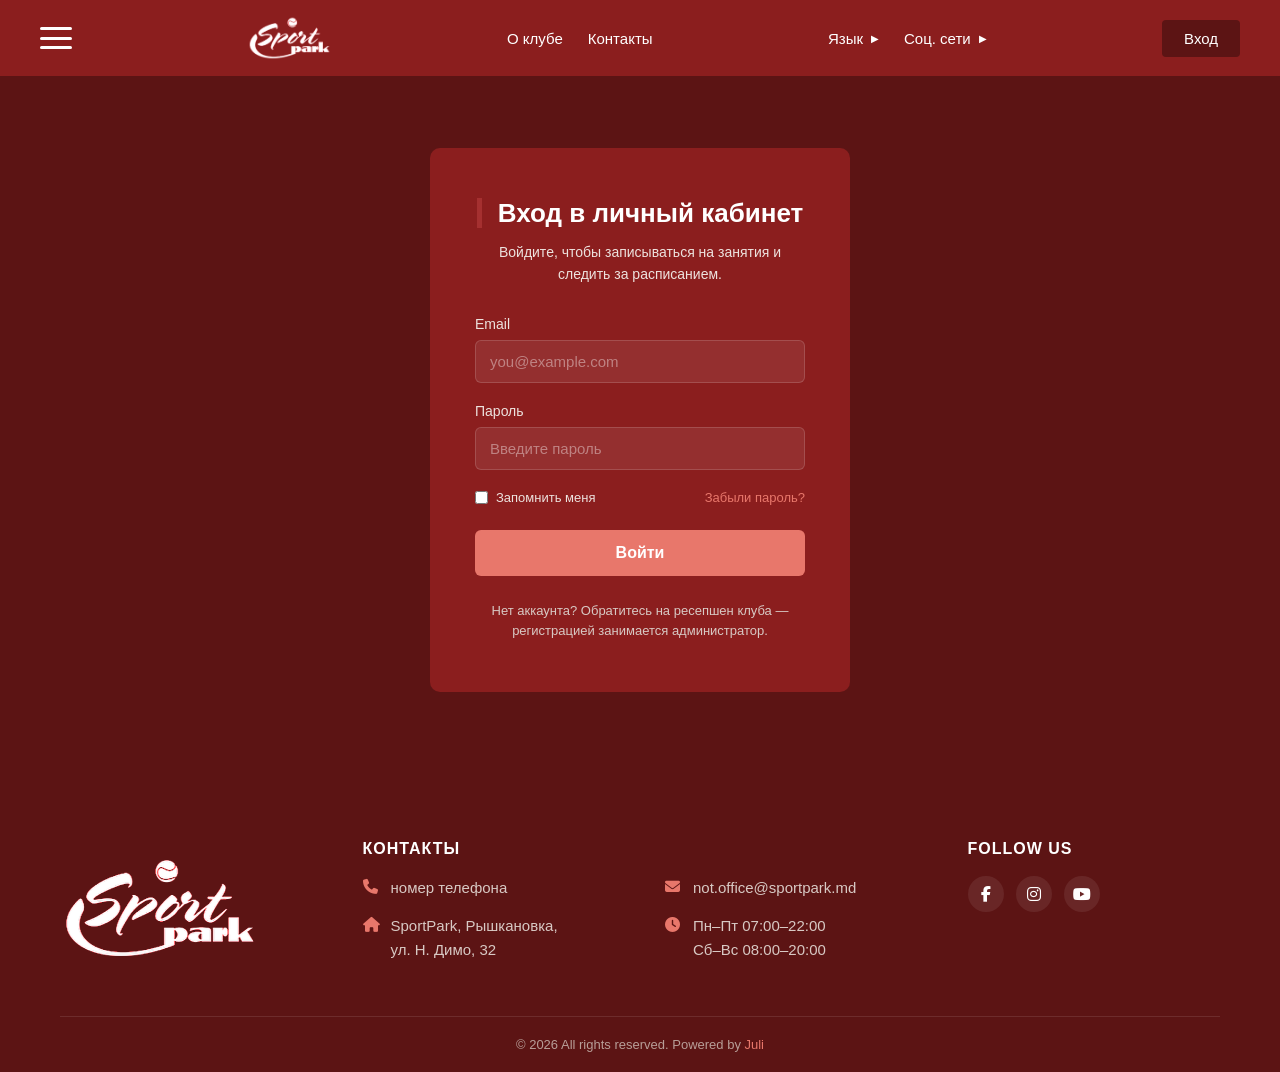
<file: profile-trainer.html>
<!DOCTYPE html>

<html lang="ru">

<head>

    <meta charset="UTF-8">

    <meta name="viewport" content="width=device-width, initial-scale=1.0">

    <title>SportPark — Спортивный клуб</title>

    <link rel="stylesheet" href="css/style.css">

    <link rel="stylesheet" href="https://cdnjs.cloudflare.com/ajax/libs/font-awesome/6.5.1/css/all.min.css">

</head>

<body>



    <!-- ===== ХЭДЕР (появляется при скролле) ===== -->

     

    <header class="topbar visible" id="topbar">

    <button class="burger" id="burger">

        <span></span>

        <span></span>

        <span></span>

    </button>



    <span class="topbar-logo">

        <img src="img/logo_white_transparent.png" alt="SportPark">

    </span>



    <nav class="top-nav">

        <a href="index.html#about">О клубе</a>

        <a href="contacts.html">Контакты</a>

    </nav>



    <nav class="top-nav">

        <div class="dropdown">

            <button class="dropdown-toggle">

                <span>Язык</span>

                <span class="dropdown-arrow">▶</span>

            </button>

            <div class="dropdown-menu">

                <a href="#" class="lang-ru">Русский</a>

                <a href="#" class="lang-ro">Română</a>

            </div>

        </div>



        <div class="dropdown">

            <button class="dropdown-toggle">

                <span>Соц. сети</span>

                <span class="dropdown-arrow">▶</span>

            </button>

            <div class="dropdown-menu">

                <a href="https://www.facebook.com/sportpark.md" target="_blank" rel="noopener"><i class="fa-brands fa-facebook-f"></i> Facebook</a>

                <a href="https://www.instagram.com/sportpark.md/" target="_blank" rel="noopener"><i class="fa-brands fa-instagram"></i> Instagram</a>

                <a href="https://www.youtube.com/@sportpark1626" target="_blank" rel="noopener"><i class="fa-brands fa-youtube"></i> YouTube</a>

            </div>

        </div>

    </nav>



    <a href="login.html" class="login-btn">Вход</a>

</header>



<!-- ===== ЗАТЕМНЕНИЕ ФОНА (для сайдбара) ===== -->

<div class="overlay" id="overlay"></div>



<!-- ===== ЛЕВОЕ ВЫЕЗЖАЮЩЕЕ МЕНЮ ===== -->

<aside class="sidebar" id="sidebar">

        <div class="logo-box">

            <span class="logo-text">

                <img src="img/logo_white_transparent.png" alt="SportPark">

            </span>

        </div>



        <nav class="side-nav">



    <!-- УСЛУГИ -->

    <div class="menu-item">



        <button class="menu-toggle">

            <span>Услуги</span>

            <span class="arrow">▶</span>

        </button>



        <div class="submenu">

            <div class="submenu-inner">



                <!-- Все услуги -->

                <a href="services.html">Наши услуги</a>



                <!-- По направлениям -->

                <div class="menu-item nested">



                    <button class="menu-toggle">

                        <span>По направлениям</span>

                        <span class="arrow">▶</span>

                    </button>



                    <div class="submenu">

                        <div class="submenu-inner">



                            <a href="services.html#pool">Бассейн</a>

                            <a href="services.html#fitness">Фитнес</a>

                            <a href="services.html#crossfit">Кроссфит</a>

                            <a href="services.html#tennis">Настольный теннис</a>

                            <a href="services.html#squash">Сквош</a>

                            <a href="services.html#pilates">Пилатес</a>

                            <a href="services.html#massage">Массаж</a>

                            <a href="services.html#spa-zone">Спа-зона</a>

                            <a href="services.html#group">Групповые программы</a>



                        </div>

                    </div>



                </div>



            </div>

        </div>



    </div>





    <!-- ТРЕНЕРЫ -->

    <div class="menu-item">



        <button class="menu-toggle">

            <span>Тренеры</span>

            <span class="arrow">▶</span>

        </button>



        <div class="submenu">

            <div class="submenu-inner">



                <!-- Все тренеры -->

                <a href="trainers.html">Наша команда</a>



                <!-- По направлениям -->

                <div class="menu-item nested">



                    <button class="menu-toggle">

                        <span>По направлениям</span>

                        <span class="arrow">▶</span>

                    </button>



                    <div class="submenu">

                        <div class="submenu-inner">



                            <a href="trainers.html#pool">Бассейн</a>

                            <a href="trainers.html#fitness">Фитнес</a>

                            <a href="trainers.html#group">Групповые программы</a>

                            <a href="trainers.html#massage">Кинетотерапия, массаж</a>

                            <a href="trainers.html#martial-arts">Боевые искусства</a>

                            <a href="trainers.html#tennis">Теннис</a>

                            <a href="trainers.html#squash">Сквош</a>



                        </div>

                    </div>



                </div>



            </div>

        </div>



    </div>







            <div class="menu-item">

                <button class="menu-toggle">

                    <span>Расписание</span>

                    <span class="arrow">▶</span>

                </button>

                <div class="submenu">

                    <div class="submenu-inner">

                    <a href="schedule.html">Групповое расписание</a>

                    <a href="kids_schedule.html">Детское расписание</a>

                    </div>

                   

                </div>

            </div>



            <div class="menu-item">

                <a href="profile.html" class="menu-link-simple">Профиль</a>

            </div>



        </nav>

    </aside>



    <main class="main-content">



        <section class="about-intro about-intro-center">

            <h2 class="section-title section-title-center"><span class="title-bar"></span>Профиль тренера</h2>

            <p class="about-text" id="welcomeText">Загрузка...</p>

        </section>



        <!-- ===== МОЁ РАСПИСАНИЕ (групповые) ===== -->

        <section class="service-section service-alt">

            <h3 class="service-title"><span class="title-bar"></span>Моё расписание групповых занятий</h3>

            <div class="booking-list" id="myScheduleContainer">

                <p class="loading-text">Загрузка...</p>

            </div>

        </section>



        <!-- ===== ТРЕНИРОВКИ СЕГОДНЯ ===== -->

        <section class="service-section">

            <h3 class="service-title"><span class="title-bar"></span>Тренировки сегодня</h3>

            <div class="booking-list" id="todayContainer">

                <p class="loading-text">Загрузка...</p>

            </div>

        </section>



       



        <!-- ===== МОИ ИНДИВИДУАЛЬНЫЕ ТРЕНИРОВКИ ===== -->

        <section class="service-section">

            <h3 class="service-title"><span class="title-bar"></span>Мои индивидуальные тренировки</h3>

            <div class="booking-list" id="personalContainer">

                <p class="loading-text">Загрузка...</p>

            </div>

        </section>



        <!-- ===== ДОБАВИТЬ ИНДИВИДУАЛЬНУЮ ТРЕНИРОВКУ ===== -->

        <section class="service-section service-alt">

            <h3 class="service-title"><span class="title-bar"></span>Добавить индивидуальную тренировку</h3>

            <form class="profile-form" id="addPersonalForm">

                <select id="clientSelect" required>

                    <option value="">Выберите клиента...</option>

                </select>

                <input type="datetime-local" id="sessionStart" required>

                <input type="number" id="duration" placeholder="Длительность (минут)" value="60" min="15" step="15">

                <button type="submit">Добавить тренировку</button>

            </form>

        </section>



    </main>





    <script src="js/script.js"></script>

    <script>

        const API_BASE = 'https://localhost:7083/api';

        const token = localStorage.getItem('token');

        if (!token) window.location.href = 'login.html';



        function parseJwt(t) {

            return JSON.parse(atob(t.split('.')[1].replace(/-/g, '+').replace(/_/g, '/')));

        }

        const payload = parseJwt(token);

        const email = payload['http://schemas.xmlsoap.org/ws/2005/05/identity/claims/emailaddress'];

        document.getElementById('welcomeText').textContent = `Вы вошли как ${email}`;



        function authHeaders() {

            return { 'Content-Type': 'application/json', 'Authorization': `Bearer ${token}` };

        }



        async function apiGet(path) {

            const res = await fetch(`${API_BASE}${path}`, { headers: authHeaders() });

            if (res.status === 401) {

                localStorage.removeItem('token');

                window.location.href = 'login.html';

                return null;

            }

            return res.ok ? res.json() : null;

        }



        async function apiPost(path, body) {

            return fetch(`${API_BASE}${path}`, {

                method: 'POST',

                headers: authHeaders(),

                body: body ? JSON.stringify(body) : undefined

            });

        }



        // ===== Тренировки сегодня =====

        async function loadToday() {

            const items = await apiGet('/Trainers/my-today');

            const container = document.getElementById('todayContainer');

            container.innerHTML = '';



            if (!items || items.length === 0) {

                container.innerHTML = '<p class="empty-text">На сегодня тренировок нет.</p>';

                return;

            }



            items.forEach(item => {

                const row = document.createElement('div');

                row.className = 'booking-row';

                row.innerHTML = `

                    <div class="booking-info">

                        <strong>${item.serviceName || 'Индивидуальная тренировка'}</strong> — ${item.clientName}<br>

                        <span>${item.startTime}${item.hall ? ', зал ' + item.hall : ''}</span>

                    </div>

                    <button class="complete-btn" data-type="${item.type}" data-id="${item.id}">Списать</button>

                `;

                container.appendChild(row);

            });



            container.querySelectorAll('.complete-btn').forEach(btn => {

    btn.addEventListener('click', async () => {

        if (!confirm('Точно ли вы хотите списать эту тренировку?')) return;



        const type = btn.dataset.type;

        const id = btn.dataset.id;

        const path = type === 'Group' ? `/Bookings/${id}/complete` : `/PersonalSessions/${id}/complete`;

        const res = await apiPost(path);

                    if (res.ok) {

                        loadToday();

                        loadPersonal();

                    } else {

                        alert('Не удалось списать тренировку');

                    }

                });

            });

        }



        // ===== Мои индивидуальные тренировки =====

        async function loadPersonal() {

            const items = await apiGet('/PersonalSessions/my-as-trainer');

            const container = document.getElementById('personalContainer');

            container.innerHTML = '';



            const upcoming = (items || []).filter(p => !p.completed && !p.cancelled);



            if (upcoming.length === 0) {

                container.innerHTML = '<p class="empty-text">Нет запланированных индивидуальных тренировок.</p>';

                return;

            }



            upcoming.forEach(p => {

                const dt = new Date(p.sessionStart);

                const row = document.createElement('div');

                row.className = 'booking-row';

                row.innerHTML = `

                    <div class="booking-info">

                        <strong>${p.clientName}</strong><br>

                        <span>${dt.toLocaleDateString('ru-RU')}, ${dt.toLocaleTimeString('ru-RU', {hour:'2-digit', minute:'2-digit'})} (${p.durationMinutes} мин)</span>

                    </div>

                `;

                container.appendChild(row);

            });

        }



        // ===== Моё расписание групповых занятий =====

        async function loadMySchedule() {

            const items = await apiGet('/ClassSessions/my');

            const container = document.getElementById('myScheduleContainer');

            container.innerHTML = '';



            if (!items || items.length === 0) {

                container.innerHTML = '<p class="empty-text">За вами пока не закреплены групповые занятия.</p>';

                return;

            }



            const days = ['Вс','Пн','Вт','Ср','Чт','Пт','Сб'];



            items.forEach(cs => {

                const row = document.createElement('div');

                row.className = 'booking-row';

                row.innerHTML = `

                    <div class="booking-info">

                        <strong>${cs.serviceName}</strong><br>

                        <span>${days[cs.dayOfWeek]}, ${cs.startTime}, зал ${cs.hall}</span>

                    </div>

                `;

                container.appendChild(row);

            });

        }



        async function loadClientsForSelect() {

    const clients = await apiGet('/Users?role=Client');

    const select = document.getElementById('clientSelect');



    if (!clients || clients.length === 0) {

        const opt = document.createElement('option');

        opt.textContent = 'Не удалось загрузить клиентов (проверьте консоль)';

        opt.disabled = true;

        select.appendChild(opt);

        console.error('Users?role=Client вернул:', clients);

        return;

    }



    clients.forEach(c => {

        const opt = document.createElement('option');

        opt.value = c.id;

        opt.textContent = `${c.name} (${c.email})`;

        select.appendChild(opt);

    });

}



        // ===== Добавление индивидуальной тренировки =====

        document.getElementById('addPersonalForm').addEventListener('submit', async function(e) {

            e.preventDefault();



            const clientId = parseInt(document.getElementById('clientSelect').value);

            const sessionStart = document.getElementById('sessionStart').value; // формат YYYY-MM-DDTHH:mm, локальное время как есть

            const durationMinutes = parseInt(document.getElementById('duration').value) || 60;



            const res = await apiPost('/PersonalSessions', { clientId, sessionStart, durationMinutes });



            if (res.ok) {

                alert('Тренировка добавлена');

                document.getElementById('addPersonalForm').reset();

                loadPersonal();

                loadToday();

            } else {

                const err = await res.json().catch(() => ({}));

                alert(err.message || 'Не удалось добавить тренировку');

            }

        });



        loadToday();

        loadPersonal();

        loadMySchedule();

        loadClientsForSelect();

    </script>







    <footer class="site-footer">

    <div class="footer-grid">



        <div class="footer-logo">

            <img src="img/logo_white_transparent.png" alt="SportPark">

        </div>



        <div class="footer-block">

            <h4>Контакты</h4>

            <p><i class="fa-solid fa-phone"></i> номер телефона </p>

            <p><i class="fa-solid fa-house"></i> SportPark, Рышкановка,<br>ул. Н. Димо, 32</p>

        </div>



        <div class="footer-block">

            <h4>&nbsp;</h4>

            <p><i class="fa-solid fa-envelope"></i> not.office@sportpark.md</p>

            <p><i class="fa-solid fa-clock"></i> Пн–Пт 07:00–22:00<br>Сб–Вс 08:00–20:00</p>

        </div>



        <div class="footer-block footer-social">

            <h4>Follow Us</h4>

<div class="social-icons">

    <a href="https://www.facebook.com/sportpark.md" target="_blank" rel="noopener"><i class="fa-brands fa-facebook-f"></i></a>

    <a href="https://www.instagram.com/sportpark.md/" target="_blank" rel="noopener"><i class="fa-brands fa-instagram"></i></a>

    <a href="https://www.youtube.com/@sportpark1626" target="_blank" rel="noopener"><i class="fa-brands fa-youtube"></i></a>

</div>

        </div>



    </div>



    <div class="footer-bottom">

        © 2026 All rights reserved. Powered by <span>Juli</span>

    </div>

</footer>

</body>

</html>
</file>
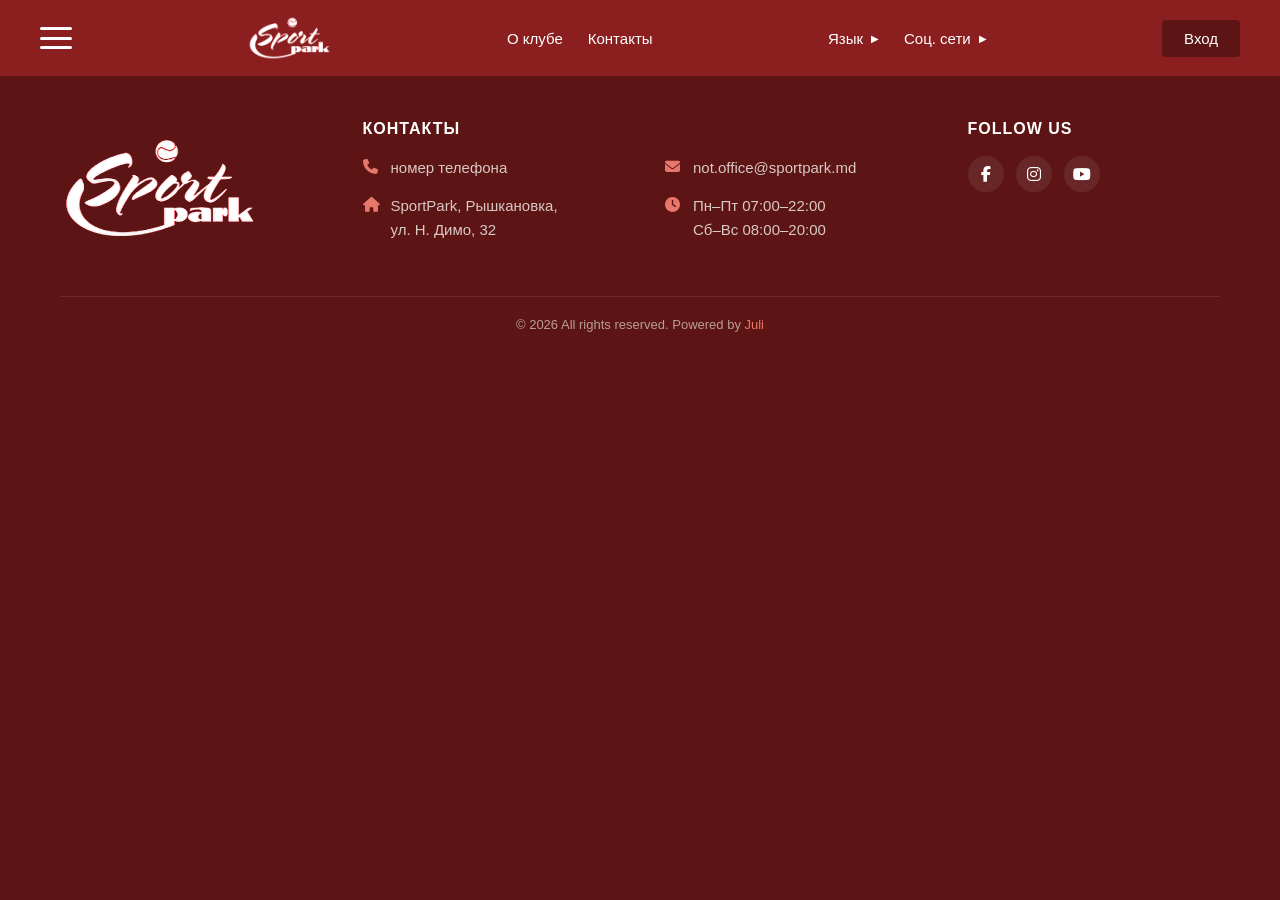
<file: profile.html>
<!DOCTYPE html>
<html lang="ru">
<head>
    <meta charset="UTF-8">
    <meta name="viewport" content="width=device-width, initial-scale=1.0">
    <title>SportPark — Спортивный клуб</title>
    <link rel="stylesheet" href="css/style.css">
    <link rel="stylesheet" href="https://cdnjs.cloudflare.com/ajax/libs/font-awesome/6.5.1/css/all.min.css">
</head>
<body>

    <!-- ===== ХЭДЕР (появляется при скролле) ===== -->
     
    <header class="topbar visible" id="topbar">
    <button class="burger" id="burger">
        <span></span>
        <span></span>
        <span></span>
    </button>

    <span class="topbar-logo">
        <img src="img/logo_white_transparent.png" alt="SportPark">
    </span>

    <nav class="top-nav">
        <a href="index.html#about">О клубе</a>
        <a href="contacts.html">Контакты</a>
    </nav>

    <nav class="top-nav">
        <div class="dropdown">
            <button class="dropdown-toggle">
                <span>Язык</span>
                <span class="dropdown-arrow">▶</span>
            </button>
            <div class="dropdown-menu">
                <a href="#" class="lang-ru">Русский</a>
                <a href="#" class="lang-ro">Română</a>
            </div>
        </div>

        <div class="dropdown">
            <button class="dropdown-toggle">
                <span>Соц. сети</span>
                <span class="dropdown-arrow">▶</span>
            </button>
            <div class="dropdown-menu">
                <a href="https://www.facebook.com/sportpark.md" target="_blank" rel="noopener"><i class="fa-brands fa-facebook-f"></i> Facebook</a>
                <a href="https://www.instagram.com/sportpark.md/" target="_blank" rel="noopener"><i class="fa-brands fa-instagram"></i> Instagram</a>
                <a href="https://www.youtube.com/@sportpark1626" target="_blank" rel="noopener"><i class="fa-brands fa-youtube"></i> YouTube</a>
            </div>
        </div>
    </nav>

    <a href="login.html" class="login-btn">Вход</a>
</header>

<!-- ===== ЗАТЕМНЕНИЕ ФОНА (для сайдбара) ===== -->
<div class="overlay" id="overlay"></div>

<!-- ===== ЛЕВОЕ ВЫЕЗЖАЮЩЕЕ МЕНЮ ===== -->
<aside class="sidebar" id="sidebar">
        <div class="logo-box">
            <span class="logo-text">
                <img src="img/logo_white_transparent.png" alt="SportPark">
            </span>
        </div>

        <nav class="side-nav">

    <!-- УСЛУГИ -->
    <div class="menu-item">

        <button class="menu-toggle">
            <span>Услуги</span>
            <span class="arrow">▶</span>
        </button>

        <div class="submenu">
            <div class="submenu-inner">

                <!-- Все услуги -->
                <a href="services.html">Наши услуги</a>

                <!-- По направлениям -->
                <div class="menu-item nested">

                    <button class="menu-toggle">
                        <span>По направлениям</span>
                        <span class="arrow">▶</span>
                    </button>

                    <div class="submenu">
                        <div class="submenu-inner">

                            <a href="services.html#pool">Бассейн</a>
                            <a href="services.html#fitness">Фитнес</a>
                            <a href="services.html#crossfit">Кроссфит</a>
                            <a href="services.html#tennis">Настольный теннис</a>
                            <a href="services.html#squash">Сквош</a>
                            <a href="services.html#pilates">Пилатес</a>
                            <a href="services.html#massage">Массаж</a>
                            <a href="services.html#spa-zone">Спа-зона</a>
                            <a href="services.html#group">Групповые программы</a>

                        </div>
                    </div>

                </div>

            </div>
        </div>

    </div>


    <!-- ТРЕНЕРЫ -->
    <div class="menu-item">

        <button class="menu-toggle">
            <span>Тренеры</span>
            <span class="arrow">▶</span>
        </button>

        <div class="submenu">
            <div class="submenu-inner">

                <!-- Все тренеры -->
                <a href="trainers.html">Наша команда</a>

                <!-- По направлениям -->
                <div class="menu-item nested">

                    <button class="menu-toggle">
                        <span>По направлениям</span>
                        <span class="arrow">▶</span>
                    </button>

                    <div class="submenu">
                        <div class="submenu-inner">

                            <a href="trainers.html#pool">Бассейн</a>
                            <a href="trainers.html#fitness">Фитнес</a>
                            <a href="trainers.html#group">Групповые программы</a>
                            <a href="trainers.html#massage">Кинетотерапия, массаж</a>
                            <a href="trainers.html#martial-arts">Боевые искусства</a>
                            <a href="trainers.html#tennis">Теннис</a>
                            <a href="trainers.html#squash">Сквош</a>

                        </div>
                    </div>

                </div>

            </div>
        </div>

    </div>



            <div class="menu-item">
                <button class="menu-toggle">
                    <span>Расписание</span>
                    <span class="arrow">▶</span>
                </button>
                <div class="submenu">
                    <div class="submenu-inner"> 
                    <a href="schedule.html">Групповое расписание</a>
                    <a href="kids_schedule.html">Детское расписание</a>
                    </div>
                    
                </div>
            </div>

            <div class="menu-item">
                <a href="profile.html" class="menu-link-simple">Профиль</a>
            </div>

        </nav>
    </aside>

    <main class="main-content">
        
                                                                                            <!-- gggggggggggggg -->
    
    </main>


    <script src="js/script.js"></script>



    <footer class="site-footer">
    <div class="footer-grid">

        <div class="footer-logo">
            <img src="img/logo_white_transparent.png" alt="SportPark">
        </div>

        <div class="footer-block">
            <h4>Контакты</h4>
            <p><i class="fa-solid fa-phone"></i> номер телефона </p>
            <p><i class="fa-solid fa-house"></i> SportPark, Рышкановка,<br>ул. Н. Димо, 32</p>
        </div>

        <div class="footer-block">
            <h4>&nbsp;</h4>
            <p><i class="fa-solid fa-envelope"></i> not.office@sportpark.md</p>
            <p><i class="fa-solid fa-clock"></i> Пн–Пт 07:00–22:00<br>Сб–Вс 08:00–20:00</p>
        </div>

        <div class="footer-block footer-social">
            <h4>Follow Us</h4>
<div class="social-icons">
    <a href="https://www.facebook.com/sportpark.md" target="_blank" rel="noopener"><i class="fa-brands fa-facebook-f"></i></a>
    <a href="https://www.instagram.com/sportpark.md/" target="_blank" rel="noopener"><i class="fa-brands fa-instagram"></i></a>
    <a href="https://www.youtube.com/@sportpark1626" target="_blank" rel="noopener"><i class="fa-brands fa-youtube"></i></a>
</div>
        </div>

    </div>

    <div class="footer-bottom">
        © 2026 All rights reserved. Powered by <span>Juli</span>
    </div>
</footer>
</body>
</html>
</file>
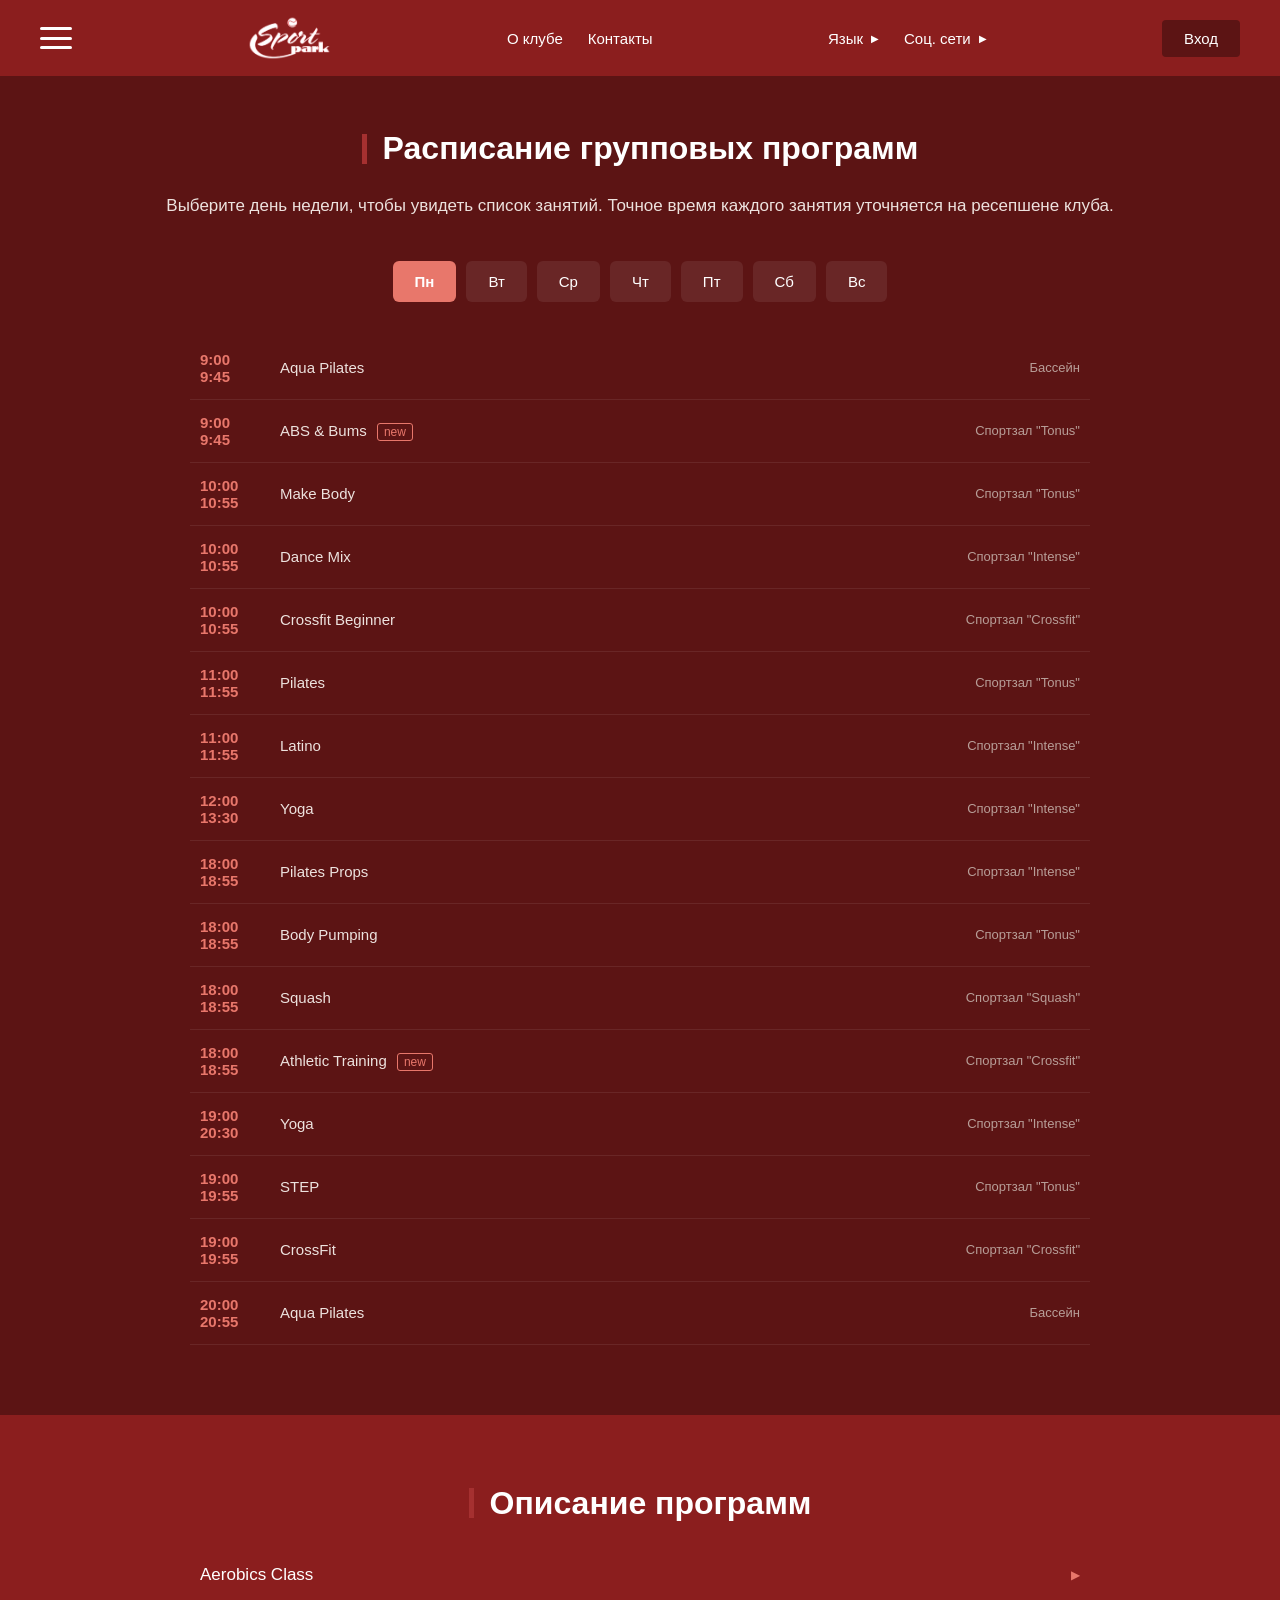
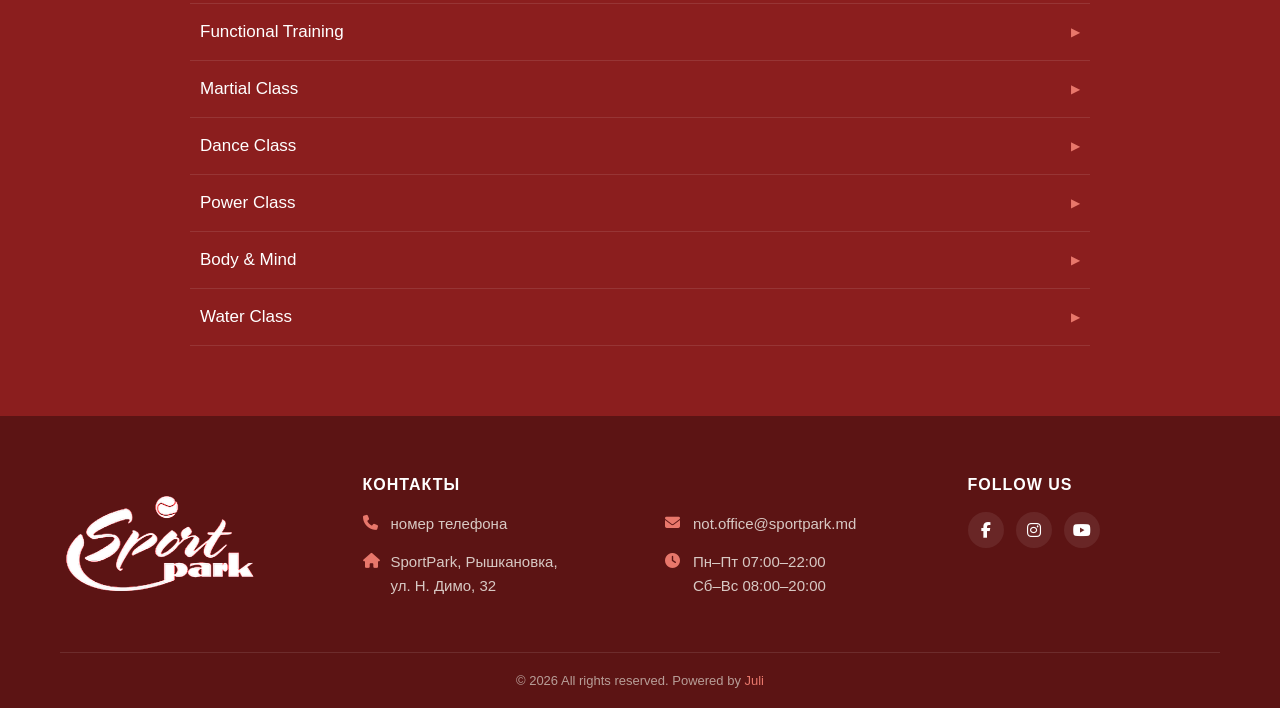
<file: schedule.html>
<!DOCTYPE html>
<html lang="ru">
<head>
    <meta charset="UTF-8">
    <meta name="viewport" content="width=device-width, initial-scale=1.0">
    <title>SportPark — Спортивный клуб</title>
    <link rel="stylesheet" href="css/style.css">
    <link rel="stylesheet" href="https://cdnjs.cloudflare.com/ajax/libs/font-awesome/6.5.1/css/all.min.css">
</head>
<body>

    <!-- ===== ХЭДЕР (появляется при скролле) ===== -->
     
    <header class="topbar visible" id="topbar">
    <button class="burger" id="burger">
        <span></span>
        <span></span>
        <span></span>
    </button>

    <span class="topbar-logo">
        <img src="img/logo_white_transparent.png" alt="SportPark">
    </span>

    <nav class="top-nav">
        <a href="index.html#about">О клубе</a>
        <a href="contacts.html">Контакты</a>
    </nav>

    <nav class="top-nav">
        <div class="dropdown">
            <button class="dropdown-toggle">
                <span>Язык</span>
                <span class="dropdown-arrow">▶</span>
            </button>
            <div class="dropdown-menu">
                <a href="#" class="lang-ru">Русский</a>
                <a href="#" class="lang-ro">Română</a>
            </div>
        </div>

        <div class="dropdown">
            <button class="dropdown-toggle">
                <span>Соц. сети</span>
                <span class="dropdown-arrow">▶</span>
            </button>
            <div class="dropdown-menu">
                <a href="https://www.facebook.com/sportpark.md" target="_blank" rel="noopener"><i class="fa-brands fa-facebook-f"></i> Facebook</a>
                <a href="https://www.instagram.com/sportpark.md/" target="_blank" rel="noopener"><i class="fa-brands fa-instagram"></i> Instagram</a>
                <a href="https://www.youtube.com/@sportpark1626" target="_blank" rel="noopener"><i class="fa-brands fa-youtube"></i> YouTube</a>
            </div>
        </div>
    </nav>

    <a href="login.html" class="login-btn">Вход</a>
</header>

<!-- ===== ЗАТЕМНЕНИЕ ФОНА (для сайдбара) ===== -->
<div class="overlay" id="overlay"></div>

<!-- ===== ЛЕВОЕ ВЫЕЗЖАЮЩЕЕ МЕНЮ ===== -->
<aside class="sidebar" id="sidebar">
        <div class="logo-box">
            <span class="logo-text">
                <img src="img/logo_white_transparent.png" alt="SportPark">
            </span>
        </div>

        <nav class="side-nav">

    <!-- УСЛУГИ -->
    <div class="menu-item">

        <button class="menu-toggle">
            <span>Услуги</span>
            <span class="arrow">▶</span>
        </button>

        <div class="submenu">
            <div class="submenu-inner">

                <!-- Все услуги -->
                <a href="services.html">Наши услуги</a>

                <!-- По направлениям -->
                <div class="menu-item nested">

                    <button class="menu-toggle">
                        <span>По направлениям</span>
                        <span class="arrow">▶</span>
                    </button>

                    <div class="submenu">
                        <div class="submenu-inner">

                            <a href="services.html#pool">Бассейн</a>
                            <a href="services.html#fitness">Фитнес</a>
                            <a href="services.html#crossfit">Кроссфит</a>
                            <a href="services.html#tennis">Настольный теннис</a>
                            <a href="services.html#squash">Сквош</a>
                            <a href="services.html#pilates">Пилатес</a>
                            <a href="services.html#massage">Массаж</a>
                            <a href="services.html#spa-zone">Спа-зона</a>
                            <a href="services.html#group">Групповые программы</a>

                        </div>
                    </div>

                </div>

            </div>
        </div>

    </div>


    <!-- ТРЕНЕРЫ -->
    <div class="menu-item">

        <button class="menu-toggle">
            <span>Тренеры</span>
            <span class="arrow">▶</span>
        </button>

        <div class="submenu">
            <div class="submenu-inner">

                <!-- Все тренеры -->
                <a href="trainers.html">Наша команда</a>

                <!-- По направлениям -->
                <div class="menu-item nested">

                    <button class="menu-toggle">
                        <span>По направлениям</span>
                        <span class="arrow">▶</span>
                    </button>

                    <div class="submenu">
                        <div class="submenu-inner">

                            <a href="trainers.html#pool">Бассейн</a>
                            <a href="trainers.html#fitness">Фитнес</a>
                            <a href="trainers.html#group">Групповые программы</a>
                            <a href="trainers.html#massage">Кинетотерапия, массаж</a>
                            <a href="trainers.html#martial-arts">Боевые искусства</a>
                            <a href="trainers.html#tennis">Теннис</a>
                            <a href="trainers.html#squash">Сквош</a>

                        </div>
                    </div>

                </div>

            </div>
        </div>

    </div>



            <div class="menu-item">
                <button class="menu-toggle">
                    <span>Расписание</span>
                    <span class="arrow">▶</span>
                </button>
                <div class="submenu">
                    <div class="submenu-inner"> 
                    <a href="schedule.html">Групповое расписание</a>
                    <a href="kids_schedule.html">Детское расписание</a>
                    </div>
                    
                </div>
            </div>

            <div class="menu-item">
                <a href="profile.html" class="menu-link-simple">Профиль</a>
            </div>

        </nav>
    </aside>

<main class="main-content">
        <section class="schedule-section">
    <h2 class="section-title section-title-center"><span class="title-bar"></span>Расписание групповых программ</h2>
    <p class="about-text">
        Выберите день недели, чтобы увидеть список занятий. Точное время каждого занятия уточняется на ресепшене клуба.
    </p>
 
    <!-- Вкладки дней недели -->
    <div class="day-tabs">
        <button class="day-tab active" data-day="mon">Пн</button>
        <button class="day-tab" data-day="tue">Вт</button>
        <button class="day-tab" data-day="wed">Ср</button>
        <button class="day-tab" data-day="thu">Чт</button>
        <button class="day-tab" data-day="fri">Пт</button>
        <button class="day-tab" data-day="sat">Сб</button>
        <button class="day-tab" data-day="sun">Вс</button>
    </div>
 
    <!-- Понедельник -->
    <div class="day-panel active" id="day-mon">
        <ul class="class-list">
            <li><span class="class-time">9:00  9:45</span><span class="class-name">Aqua Pilates</span><span class="class-hall">Бассейн</span></li>
            <li><span class="class-time">9:00  9:45</span><span class="class-name">ABS & Bums <em>new</em></span><span class="class-hall">Спортзал "Tonus"</span></li>
            <li><span class="class-time">10:00  10:55</span><span class="class-name">Make Body</span><span class="class-hall">Спортзал "Tonus"</span></li>
            <li><span class="class-time">10:00  10:55</span><span class="class-name">Dance Mix</span><span class="class-hall">Спортзал "Intense"</span></li>
            <li><span class="class-time">10:00  10:55</span><span class="class-name">Crossfit Beginner</span><span class="class-hall">Спортзал "Crossfit"</span></li>
            <li><span class="class-time">11:00  11:55</span><span class="class-name">Pilates</span><span class="class-hall">Спортзал "Tonus"</span></li>
            <li><span class="class-time">11:00  11:55</span><span class="class-name">Latino</span><span class="class-hall">Спортзал "Intense"</span></li>
            <li><span class="class-time">12:00  13:30</span><span class="class-name">Yoga</span><span class="class-hall">Спортзал "Intense"</span></li>
            <li><span class="class-time">18:00  18:55</span><span class="class-name">Pilates Props</span><span class="class-hall">Спортзал "Intense"</span></li>
            <li><span class="class-time">18:00  18:55</span><span class="class-name">Body Pumping</span><span class="class-hall">Спортзал "Tonus"</span></li>
            <li><span class="class-time">18:00  18:55</span><span class="class-name">Squash</span><span class="class-hall">Спортзал "Squash"</span></li>
            <li><span class="class-time">18:00  18:55</span><span class="class-name">Athletic Training <em>new</em></span><span class="class-hall">Спортзал "Crossfit"</span></li>
            <li><span class="class-time">19:00  20:30</span><span class="class-name">Yoga</span><span class="class-hall">Спортзал "Intense"</span></li>
            <li><span class="class-time">19:00  19:55</span><span class="class-name">STEP</span><span class="class-hall">Спортзал "Tonus"</span></li>
            <li><span class="class-time">19:00  19:55</span><span class="class-name">CrossFit</span><span class="class-hall">Спортзал "Crossfit"</span></li>
            <li><span class="class-time">20:00  20:55</span><span class="class-name">Aqua Pilates</span><span class="class-hall">Бассейн</span></li>
        </ul>
    </div>
 
    <!-- Вторник -->
    <div class="day-panel" id="day-tue">
        <ul class="class-list">
            <li><span class="class-time">9:00  9:45</span><span class="class-name">Morning Mobility</span><span class="class-hall">Спортзал "Tonus"</span></li>
            <li><span class="class-time">9:00  9:45</span><span class="class-name">TRX</span><span class="class-hall">Спортзал "Intense"</span></li>
            <li><span class="class-time">10:00  10:55</span><span class="class-name">Fitball</span><span class="class-hall">Спортзал "Tonus"</span></li>
            <li><span class="class-time">10:00  10:55</span><span class="class-name">Flow Stretch</span><span class="class-hall">Спортзал "Intense"</span></li>
            <li><span class="class-time">10:00  10:55</span><span class="class-name">Cycling</span><span class="class-hall">Спортзал "Cycling"</span></li>
            <li><span class="class-time">11:00  12:30</span><span class="class-name">Yoga</span><span class="class-hall">Спортзал "Intense"</span></li>
            <li><span class="class-time">11:00  11:55</span><span class="class-name">Dance Mix</span><span class="class-hall">Спортзал "Intense"</span></li>
            <li><span class="class-time">12:00  12:55</span><span class="class-name">Dance Beginner</span><span class="class-hall">Спортзал "Intense"</span></li>
            <li><span class="class-time">18:00  18:55</span><span class="class-name">Total Body Fit</span><span class="class-hall">Спортзал "Tonus"</span></li>
            <li><span class="class-time">18:00  18:55</span><span class="class-name">CrossFit Beginner</span><span class="class-hall">Спортзал "Crossfit"</span></li>
            <li><span class="class-time">18:00  18:55</span><span class="class-name">Cycling</span><span class="class-hall">Спортзал "Cycling"</span></li>
            <li><span class="class-time">18:00  18:55</span><span class="class-name">Настольный теннис</span><span class="class-hall">Спортзал "Squash"</span></li>
            <li><span class="class-time">19:00  19:55</span><span class="class-name">Настольный теннис</span><span class="class-hall">Спортзал "Squash"</span></li>
            <li><span class="class-time">19:00  19:45</span><span class="class-name">Aqua Fit</span><span class="class-hall">Бассейн</span></li>
            <li><span class="class-time">19:00  19:45</span><span class="class-name">Brazilian Butt</span><span class="class-hall">Спортзал "Tonus"</span></li>
            <li><span class="class-time">19:00  19:55</span><span class="class-name">Kickboxing</span><span class="class-hall">Спортзал "Crossfit"</span></li>
            <li><span class="class-time">19:00  19:55</span><span class="class-name">Crossfit</span><span class="class-hall">Спортзал "Crossfit"</span></li>
            <li><span class="class-time">20:00  20:55</span><span class="class-name">Flex Body</span><span class="class-hall">Спортзал "Intense"</span></li>
        </ul>
    </div>
 
    <!-- Среда -->
    <div class="day-panel" id="day-wed">
        <ul class="class-list">
            <li><span class="class-time">9:00  9:45</span><span class="class-name">Aqua Fit</span><span class="class-hall">Бассейн</span></li>
            <li><span class="class-time">9:00  9:55</span><span class="class-name">Total Body Fit</span><span class="class-hall">Спортзал "Tonus"</span></li>
            <li><span class="class-time">9:00  9:55</span><span class="class-name">Squash Beginner</span><span class="class-hall">Спортзал "Squash"</span></li>
            <li><span class="class-time">10:00  11:55</span><span class="class-name">Spin & Fit</span><span class="class-hall">Спортзал "Cycling"</span></li>
            <li><span class="class-time">10:00  10:55</span><span class="class-name">High Heels</span><span class="class-hall">Спортзал "Intense"</span></li>
            <li><span class="class-time">10:00  10:55</span><span class="class-name">CrossFit Beginner</span><span class="class-hall">Спортзал "Crossfit"</span></li>
            <li><span class="class-time">11:00  11:45</span><span class="class-name">Brazilian Butt</span><span class="class-hall">Спортзал "Tonus"</span></li>
            <li><span class="class-time">11:00  11:55</span><span class="class-name">Pilates Props</span><span class="class-hall">Спортзал "Intense"</span></li>
            <li><span class="class-time">12:00  12:55</span><span class="class-name">Deep Core</span><span class="class-hall">Спортзал "Intense"</span></li>
            <li><span class="class-time">18:00  18:55</span><span class="class-name">Pilates Props</span><span class="class-hall">Спортзал "Intense"</span></li>
            <li><span class="class-time">18:00  18:45</span><span class="class-name">Booty Power</span><span class="class-hall">Спортзал "Tonus"</span></li>
            <li><span class="class-time">18:00  18:55</span><span class="class-name">Athletic Training <em>new</em></span><span class="class-hall">Спортзал "Crossfit"</span></li>
            <li><span class="class-time">19:00  19:55</span><span class="class-name">Squash Beginner</span><span class="class-hall">Спортзал "Squash"</span></li>
            <li><span class="class-time">19:00  20:30</span><span class="class-name">Yoga</span><span class="class-hall">Спортзал "Tonus"</span></li>
            <li><span class="class-time">19:00  19:55</span><span class="class-name">Make Body</span><span class="class-hall">Спортзал "Tonus"</span></li>
            <li><span class="class-time">19:00  19:55</span><span class="class-name">Spin & Fit</span><span class="class-hall">Спортзал "Cycling"</span></li>
            <li><span class="class-time">19:00  19:55</span><span class="class-name">Crossfit</span><span class="class-hall">Спортзал "Crossfit"</span></li>
            <li><span class="class-time">20:00  20:55</span><span class="class-name">Stretching</span><span class="class-hall">Спортзал "Intense"</span></li>
        </ul>
    </div>
 
    <!-- Четверг -->
    <div class="day-panel" id="day-thu">
        <ul class="class-list">
            <li><span class="class-time">9:00  9:45</span><span class="class-name">Aqua Fit</span><span class="class-hall">Бассейн</span></li>
            <li><span class="class-time">9:00  9:55</span><span class="class-name">Power Bands</span><span class="class-hall">Спортзал "Tonus"</span></li>
            <li><span class="class-time">9:00  9:55</span><span class="class-name">Pilates Props</span><span class="class-hall">Спортзал "Intense"</span></li>
            <li><span class="class-time">10:00  10:55</span><span class="class-name">Kickboxing</span><span class="class-hall">Спортзал "Crossfit"</span></li>
            <li><span class="class-time">10:00  10:55</span><span class="class-name">Flow Stretch</span><span class="class-hall">Спортзал "Intense"</span></li>
            <li><span class="class-time">11:00  12:30</span><span class="class-name">Yoga</span><span class="class-hall">Спортзал "Tonus"</span></li>
            <li><span class="class-time">11:00  11:55</span><span class="class-name">Dance Mix</span><span class="class-hall">Спортзал "Intense"</span></li>
            <li><span class="class-time">12:00  12:55</span><span class="class-name">Dance Beginner</span><span class="class-hall">Спортзал "Intense"</span></li>
            <li><span class="class-time">18:00  18:55</span><span class="class-name">Deep Core</span><span class="class-hall">Спортзал "Intense"</span></li>
            <li><span class="class-time">18:00  18:55</span><span class="class-name">CrossFit Beginner</span><span class="class-hall">Спортзал "Crossfit"</span></li>
            <li><span class="class-time">18:00  18:55</span><span class="class-name">Cycling</span><span class="class-hall">Спортзал "Cycling"</span></li>
            <li><span class="class-time">18:00  18:55</span><span class="class-name">Настольный теннис</span><span class="class-hall">Спортзал "Squash"</span></li>
            <li><span class="class-time">19:00  19:55</span><span class="class-name">Настольный теннис</span><span class="class-hall">Спортзал "Squash"</span></li>
            <li><span class="class-time">19:00  19:45</span><span class="class-name">Aqua Fit</span><span class="class-hall">Бассейн</span></li>
            <li><span class="class-time">19:00  19:45</span><span class="class-name">ABS Sculpt</span><span class="class-hall">Спортзал "Tonus"</span></li>
            <li><span class="class-time">19:00  19:55</span><span class="class-name">Kickboxing</span><span class="class-hall">Спортзал "Crossfit"</span></li>
            <li><span class="class-time">19:00  19:55</span><span class="class-name">Crossfit</span><span class="class-hall">Спортзал "Crossfit"</span></li>
            <li><span class="class-time">19:00  19:55</span><span class="class-name">Zumba</span><span class="class-hall">Спортзал "Intense"</span></li>
            <li><span class="class-time">20:00  20:55</span><span class="class-name">Fly Yoga</span><span class="class-hall">Спортзал "Intense"</span></li>
        </ul>
    </div>
 
    <!-- Пятница -->
    <div class="day-panel" id="day-fri">
        <ul class="class-list">
            <li><span class="class-time">9:00  9:45</span><span class="class-name">Morning Mobility</span><span class="class-hall">Спортзал "Tonus"</span></li>
            <li><span class="class-time">9:00  9:55</span><span class="class-name">Spin & Fit</span><span class="class-hall">Спортзал "Cycling"</span></li>
            <li><span class="class-time">10:00  10:55</span><span class="class-name">Total Body Fit</span><span class="class-hall">Спортзал "Tonus"</span></li>
            <li><span class="class-time">10:00  10:55</span><span class="class-name">CrossFit Beginner</span><span class="class-hall">Спортзал "Crossfit"</span></li>
            <li><span class="class-time">11:00  12:30</span><span class="class-name">Yoga</span><span class="class-hall">Спортзал "Tonus"</span></li>
            <li><span class="class-time">11:00  11:55</span><span class="class-name">Zumba</span><span class="class-hall">Спортзал "Intense"</span></li>
            <li><span class="class-time">18:00  18:55</span><span class="class-name">Body Pumping</span><span class="class-hall">Спортзал "Tonus"</span></li>
            <li><span class="class-time">18:00  18:55</span><span class="class-name">Athletic Training <em>new</em></span><span class="class-hall">Спортзал "Crossfit"</span></li>
            <li><span class="class-time">19:00  19:55</span><span class="class-name">Pilates Props</span><span class="class-hall">Спортзал "Intense"</span></li>
            <li><span class="class-time">19:00  19:55</span><span class="class-name">Fitball</span><span class="class-hall">Спортзал "Tonus"</span></li>
            <li><span class="class-time">19:00  19:55</span><span class="class-name">Crossfit</span><span class="class-hall">Спортзал "Crossfit"</span></li>
            <li><span class="class-time">20:00  20:55</span><span class="class-name">Body Reset</span><span class="class-hall">Спортзал "Intense"</span></li>
        </ul>
    </div>
 
    <!-- Суббота -->
    <div class="day-panel" id="day-sat">
        <ul class="class-list">
            <li><span class="class-time">9:00  9:45</span><span class="class-name">Aqua Fit</span><span class="class-hall">Бассейн</span></li>
            <li><span class="class-time">10:00  10:55</span><span class="class-name">Body Pumping</span><span class="class-hall">Спортзал "Tonus"</span></li>
            <li><span class="class-time">10:00  10:55</span><span class="class-name">Fly Yoga</span><span class="class-hall">Спортзал "Intense"</span></li>
            <li><span class="class-time">11:00  11:55</span><span class="class-name">Cycling</span><span class="class-hall">Спортзал "Cycling"</span></li>
            <li><span class="class-time">11:00  11:55</span><span class="class-name">Body Reset</span><span class="class-hall">Спортзал "Intense"</span></li>
            <li><span class="class-time">11:00  11:55</span><span class="class-name">Squash Beginner</span><span class="class-hall">Спортзал "Squash"</span></li>
            <li><span class="class-time">12:00  13:30</span><span class="class-name">Yoga</span><span class="class-hall">Спортзал "Tonus"</span></li>
            <li><span class="class-time">12:00  12:55</span><span class="class-name">CrossFit Beginner</span><span class="class-hall">Спортзал "Crossfit"</span></li>
            <li><span class="class-time">13:00  13:55</span><span class="class-name">Kickboxing</span><span class="class-hall">Спортзал "Crossfit"</span></li>
        </ul>
    </div>
 
    <!-- Воскресенье -->
    <div class="day-panel" id="day-sun">
        <ul class="class-list">
            <li><span class="class-time">10:00  10:55</span><span class="class-name">Total Body Fit</span><span class="class-hall">Спортзал "Tonus"</span></li>
            <li><span class="class-time">11:00  11:45</span><span class="class-name">ABSolution</span><span class="class-hall">Спортзал "Tonus"</span></li>
            <li><span class="class-time">12:00  12:55</span><span class="class-name">Stretching</span><span class="class-hall">Спортзал "Intense"</span></li>
        </ul>
    </div>
 
</section>
 
<!-- ===== ОПИСАНИЕ ПРОГРАММ ПО КАТЕГОРИЯМ ===== -->
<section class="programs-section">
    <h2 class="section-title section-title-center"><span class="title-bar"></span>Описание программ</h2>
    <!-- <p class="about-text" style="margin-bottom: 10px;">
        Интенсивность: <strong>*</strong> низкая &nbsp;·&nbsp; <strong>**</strong> средняя &nbsp;·&nbsp; <strong>***</strong> высокая
    </p> -->
 
    <div class="category-list">
 
        <div class="category-item">
            <button class="category-toggle">
                <span>Aerobics Class</span>
                <span class="arrow">▶</span>
            </button>
            <div class="category-panel">
                <div class="category-panel-inner">
                    <p><strong>STEP</strong> — кардиотренировка на степ-платформе: движение, ритм и функциональные упражнения для укрепления мышц и сжигания калорий.</p>
                    <p><strong>FITBALL</strong> — тренировка с фитболом на укрепление всего тела, координацию и баланс.</p>
                    <p><strong>CYCLING</strong> — кардио на велотренажёре по программе Technogym, развитие выносливости и сердечно-сосудистой системы.</p>
                    <p><strong>TOTAL BODY FIT</strong> — силовые и кардиоупражнения для всего тела, укрепление мышц и сжигание калорий.</p>
                    <p><strong>SPIN & FIT</strong> — велотренажёр в сочетании с силовыми упражнениями, выносливость и общая форма.</p>
                    <p><strong>POWER BANDS</strong> — силовые и кардиоупражнения с эластичными лентами, коррекция фигуры.</p>
                </div>
            </div>
        </div>
 
        <div class="category-item">
            <button class="category-toggle">
                <span>Functional Training</span>
                <span class="arrow">▶</span>
            </button>
            <div class="category-panel">
                <div class="category-panel-inner">
                    <p><strong>CROSSFIT</strong> — функциональные упражнения и работа со спецоборудованием: сила, выносливость, скорость, координация.</p>
                    <p><strong>CROSSFIT BEGINNER</strong> — базовый уровень: приседания, отжимания, подтягивания, скакалка.</p>
                    <p><strong>TRX</strong> — подвесная система и собственный вес тела: сила, баланс, координация.</p>
                    <p><strong>SQUASH</strong> — динамичная игра для выносливости, реакции и стратегического мышления.</p>
                    <p><strong>SQUASH BEGINNER</strong> — базовая техника игры для новичков, координация и скорость реакции.</p>
                    <p><strong>ATHLETIC TRAINING</strong> — зональный кросс-тренинг: силовые + кардио-интервалы, атлетичное тело.</p>
                    <p><strong>НАСТОЛЬНЫЙ ТЕННИС</strong> — реакция, координация и концентрация, подходит для любого возраста.</p>
                </div>
            </div>
        </div>
 
        <div class="category-item">
            <button class="category-toggle">
                <span>Martial Class</span>
                <span class="arrow">▶</span>
            </button>
            <div class="category-panel">
                <div class="category-panel-inner">
                    <p><strong>KICKBOXING</strong> — элементы бокса, муай-тай и карате: сила, выносливость, координация, уверенность в себе.</p>
                </div>
            </div>
        </div>
 
        <div class="category-item">
            <button class="category-toggle">
                <span>Dance Class</span>
                <span class="arrow">▶</span>
            </button>
            <div class="category-panel">
                <div class="category-panel-inner">
                    <p><strong>HIGH HEELS</strong> — танец на каблуках: координация, баланс, гибкость, грация.</p>
                    <p><strong>DANCE BEGINNER</strong> — основы танца для начинающих в лёгкой атмосфере.</p>
                    <p><strong>DANCE MIX</strong> — сочетание современных танцевальных направлений, энергия и ритм.</p>
                    <p><strong>LATINO</strong> — латиноамериканские танцы: динамика, гибкость, выносливость.</p>
                    <p><strong>ZUMBA</strong> — танцевальная фитнес-вечеринка под латино-хиты: калории и настроение.</p>
                </div>
            </div>
        </div>
 
        <div class="category-item">
            <button class="category-toggle">
                <span>Power Class</span>
                <span class="arrow">▶</span>
            </button>
            <div class="category-panel">
                <div class="category-panel-inner">
                    <p><strong>ABSOLUTION</strong> — верх тела: плечи, спина, руки, пресс, осанка.</p>
                    <p><strong>ABS & BUMS</strong> — живот, ягодицы и ноги, тонус и силуэт.</p>
                    <p><strong>BRAZILIAN BUTT</strong> — ягодицы и ноги с отягощениями.</p>
                    <p><strong>BODY PUMPING</strong> — штанга и диски, все группы мышц.</p>
                    <p><strong>BOOTY POWER</strong> — ягодицы и ноги со степ-платформой и весом.</p>
                    <p><strong>ABS SCULPT</strong> — пресс и поясница, статическая нагрузка.</p>
                    <p><strong>MAKE BODY</strong> — все группы мышц, коррекция фигуры.</p>
                </div>
            </div>
        </div>
 
        <div class="category-item">
            <button class="category-toggle">
                <span>Body & Mind</span>
                <span class="arrow">▶</span>
            </button>
            <div class="category-panel">
                <div class="category-panel-inner">
                    <p><strong>PILATES</strong> — контроль движений, дыхание, осанка, гибкость и баланс.</p>
                    <p><strong>YOGA</strong> — позы, дыхание, релаксация, подвижность суставов.</p>
                    <p><strong>FLY YOGA</strong> — йога в гамаках с элементами акробатики.</p>
                    <p><strong>STRETCHING</strong> — развитие гибкости и подвижности суставов.</p>
                    <p><strong>PILATES PROPS</strong> — пилатес с аксессуарами: гибкость, баланс, сила.</p>
                    <p><strong>FLEX BODY</strong> — миофасциальное расслабление, мобилизация суставов, растяжка.</p>
                    <p><strong>MORNING MOBILITY</strong> — низкая интенсивность, здоровье позвоночника.</p>
                    <p><strong>FLOW STRETCH</strong> — мягкая тренировка на подвижность и контроль тела.</p>
                    <p><strong>BODY RESET</strong> — растяжка, самомассаж, йога и релаксация.</p>
                    <p><strong>DEEP CORE</strong> — глубокие мышцы кора, стабилизация позвоночника.</p>
                </div>
            </div>
        </div>
 
        <div class="category-item">
            <button class="category-toggle">
                <span>Water Class</span>
                <span class="arrow">▶</span>
            </button>
            <div class="category-panel">
                <div class="category-panel-inner">
                    <p><strong>AQUA FIT</strong> — кардио и силовые упражнения в воде со спецоборудованием, без нагрузки на суставы.</p>
                    <p><strong>AQUA PILATES</strong> — пилатес в воде: подвижность, баланс, мышцы-стабилизаторы.</p>
                </div>
            </div>
        </div>
 
    </div>
</section>
    
    </main>


    <script src="js/script.js"></script>



    <footer class="site-footer">
    <div class="footer-grid">

        <div class="footer-logo">
            <img src="img/logo_white_transparent.png" alt="SportPark">
        </div>

        <div class="footer-block">
            <h4>Контакты</h4>
            <p><i class="fa-solid fa-phone"></i> номер телефона </p>
            <p><i class="fa-solid fa-house"></i> SportPark, Рышкановка,<br>ул. Н. Димо, 32</p>
        </div>

        <div class="footer-block">
            <h4>&nbsp;</h4>
            <p><i class="fa-solid fa-envelope"></i> not.office@sportpark.md</p>
            <p><i class="fa-solid fa-clock"></i> Пн–Пт 07:00–22:00<br>Сб–Вс 08:00–20:00</p>
        </div>

        <div class="footer-block footer-social">
            <h4>Follow Us</h4>
<div class="social-icons">
    <a href="https://www.facebook.com/sportpark.md" target="_blank" rel="noopener"><i class="fa-brands fa-facebook-f"></i></a>
    <a href="https://www.instagram.com/sportpark.md/" target="_blank" rel="noopener"><i class="fa-brands fa-instagram"></i></a>
    <a href="https://www.youtube.com/@sportpark1626" target="_blank" rel="noopener"><i class="fa-brands fa-youtube"></i></a>
</div>
        </div>

    </div>

    <div class="footer-bottom">
        © 2026 All rights reserved. Powered by <span>Juli</span>
    </div>
</footer>
</body>
</html>
</file>
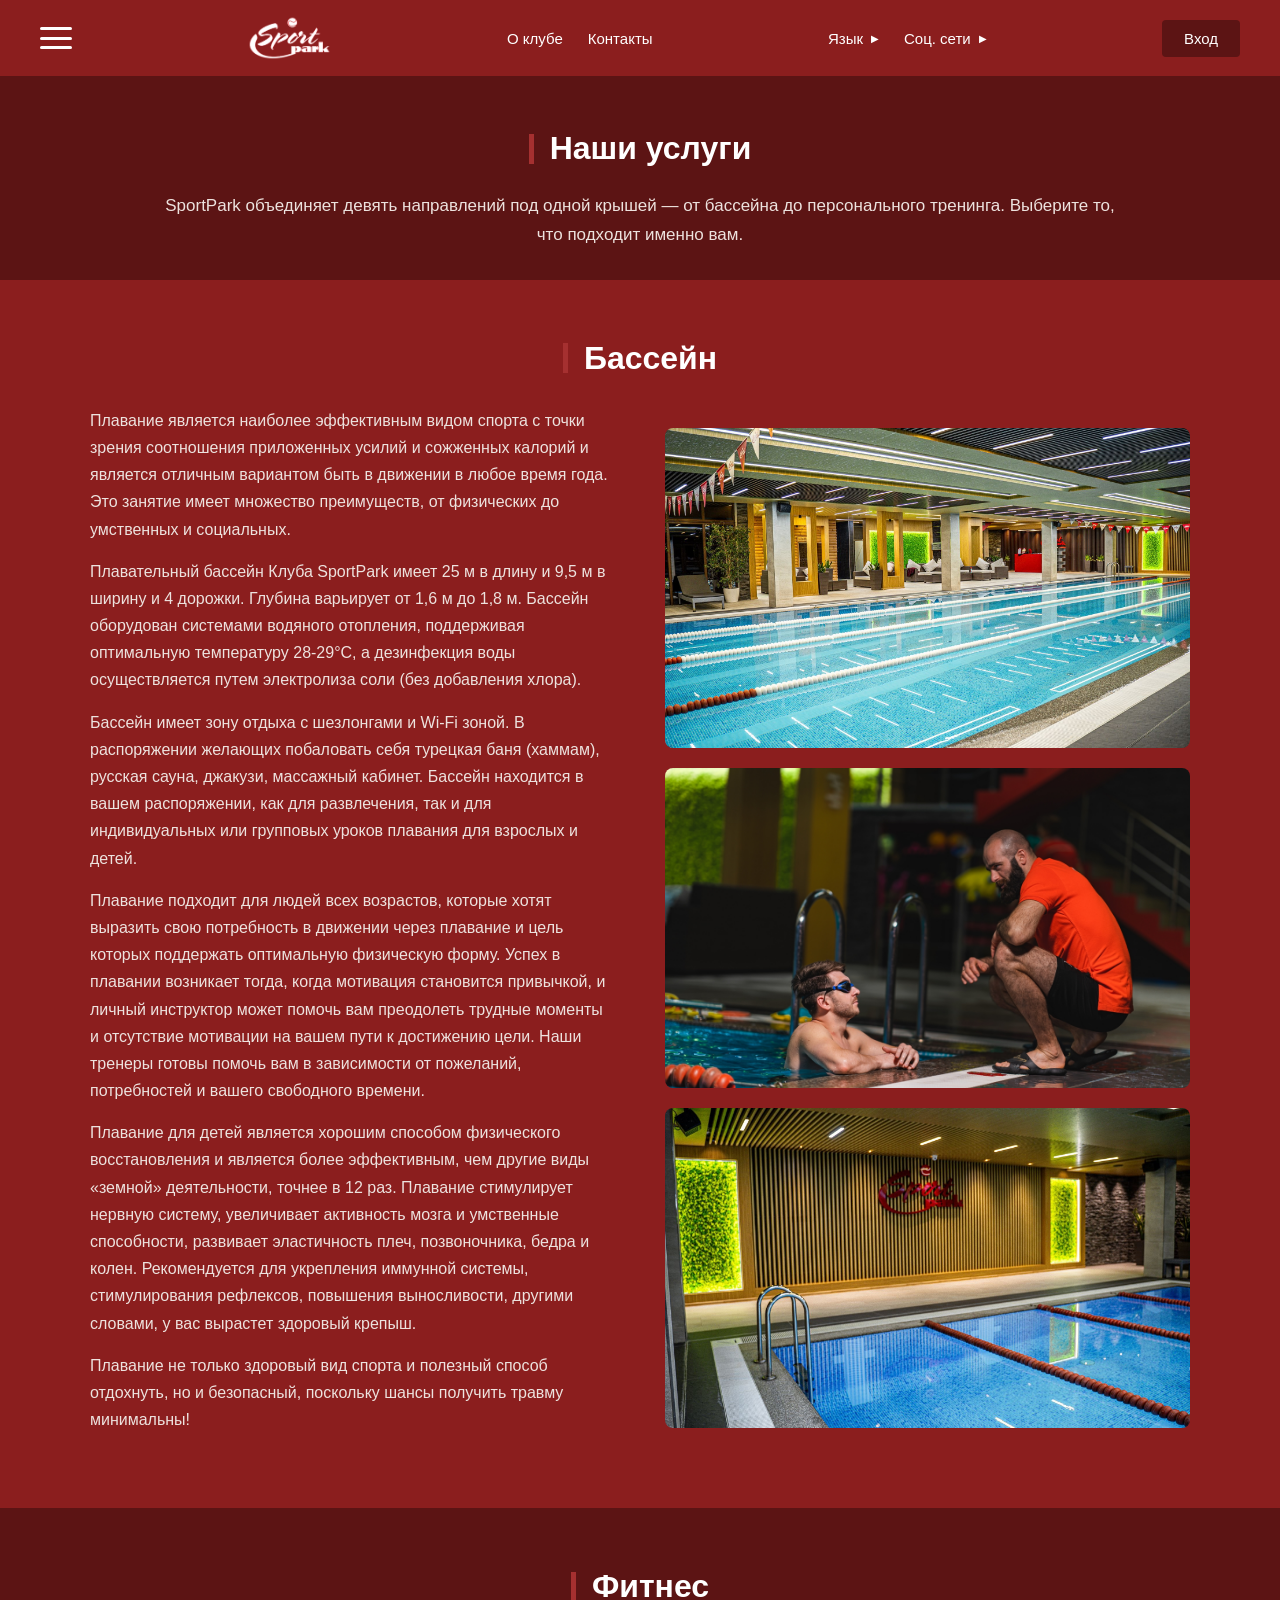
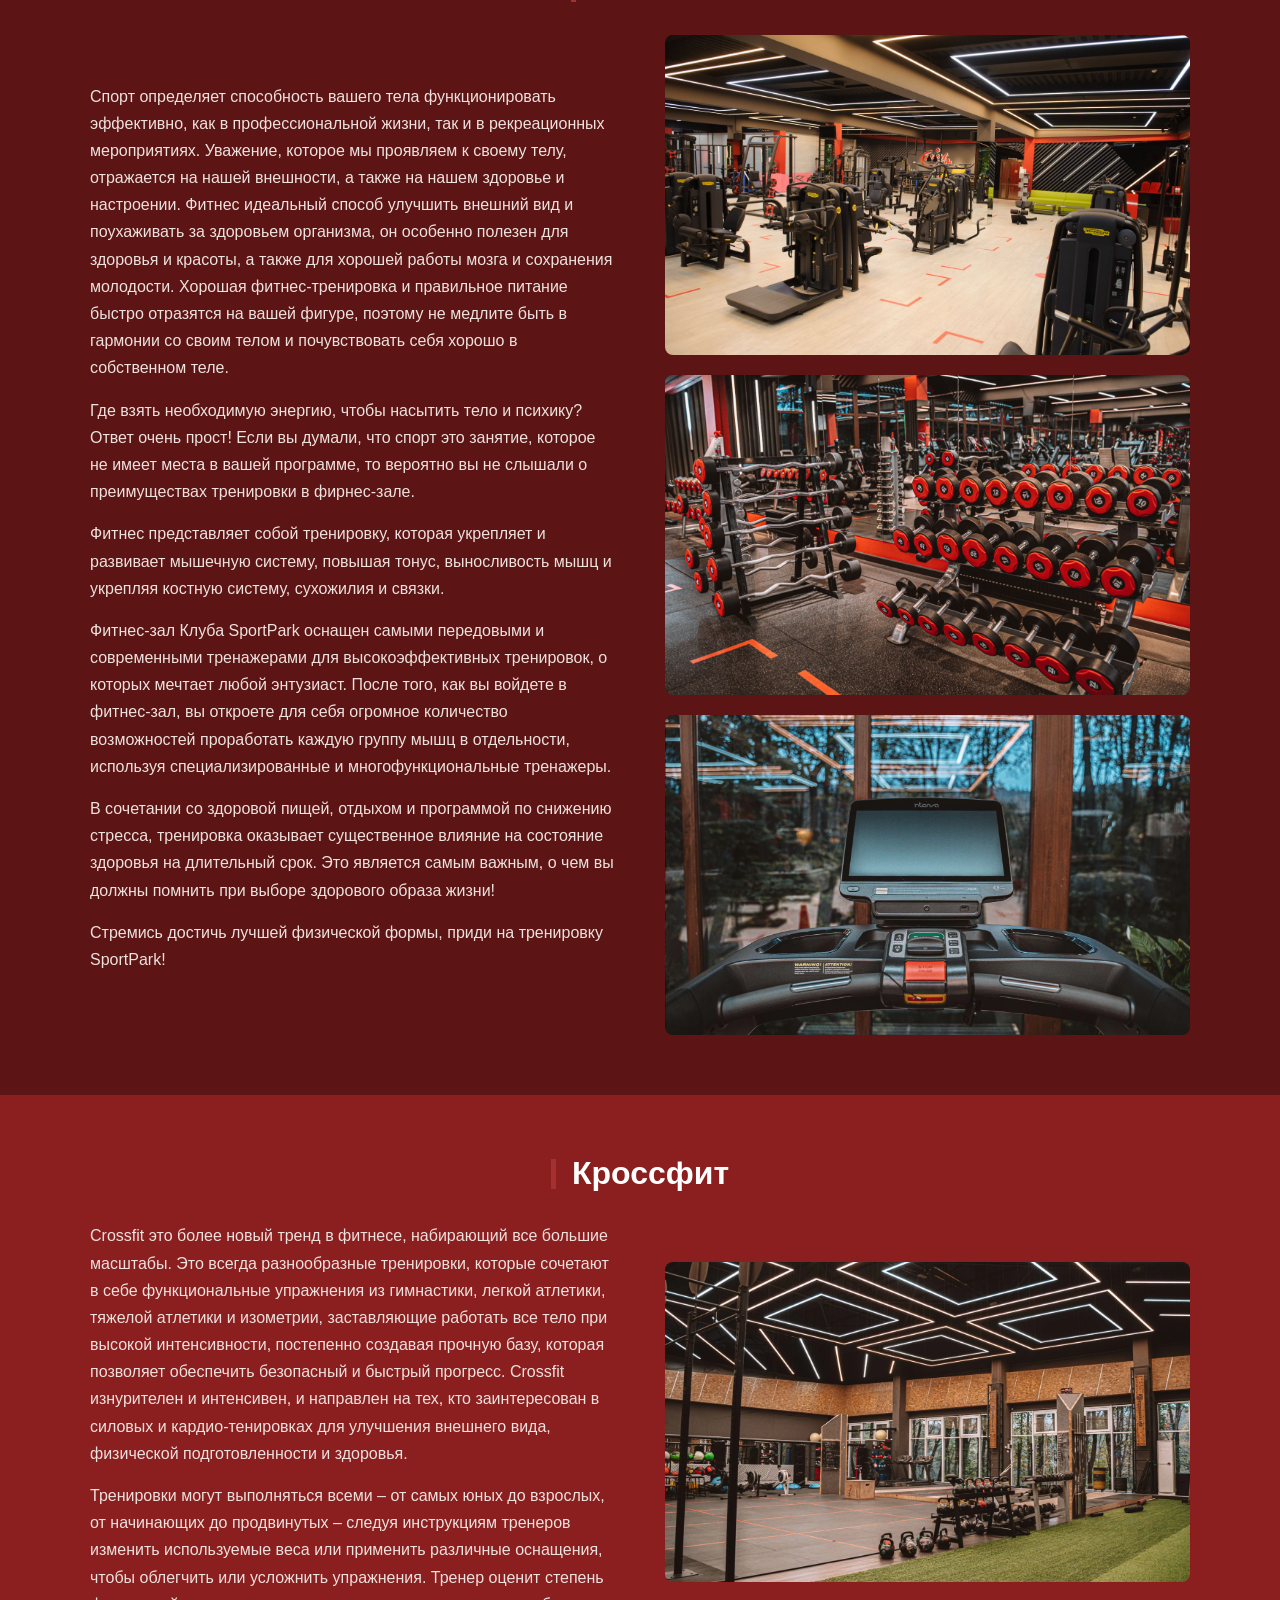
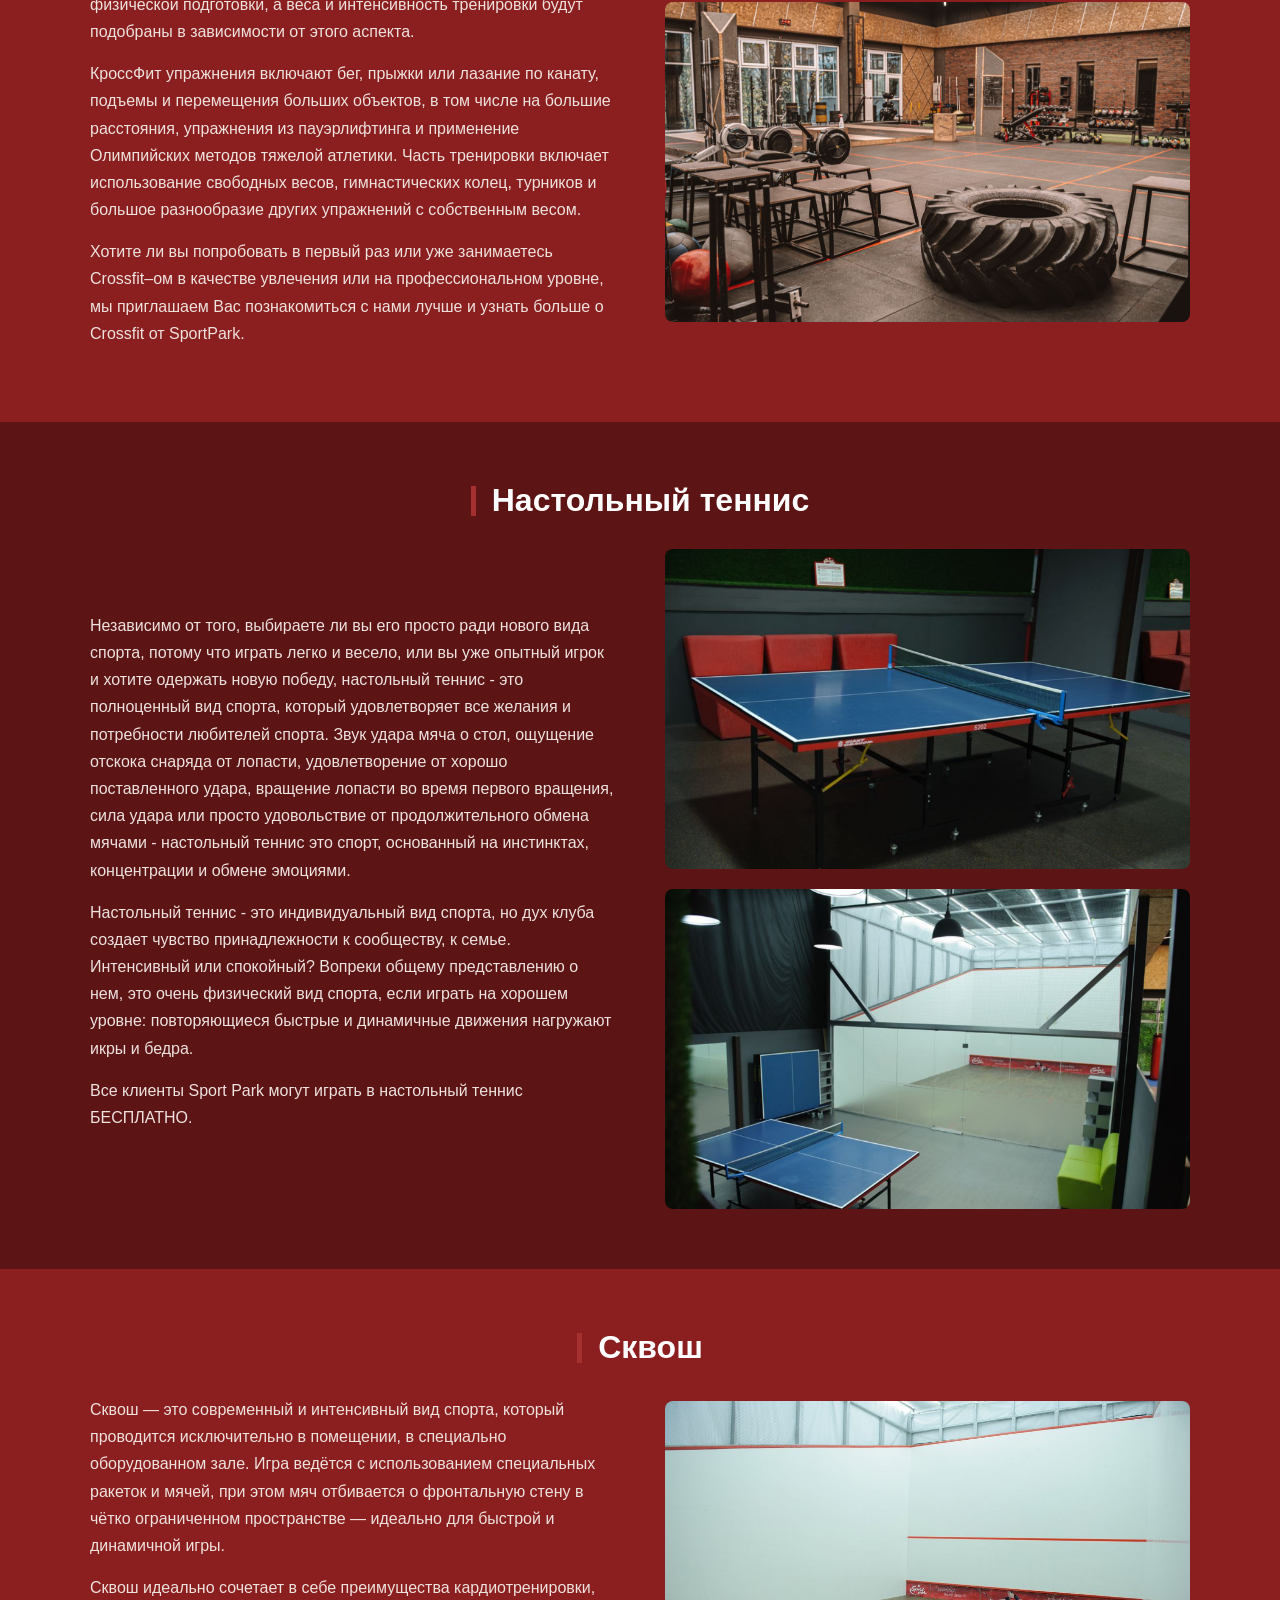
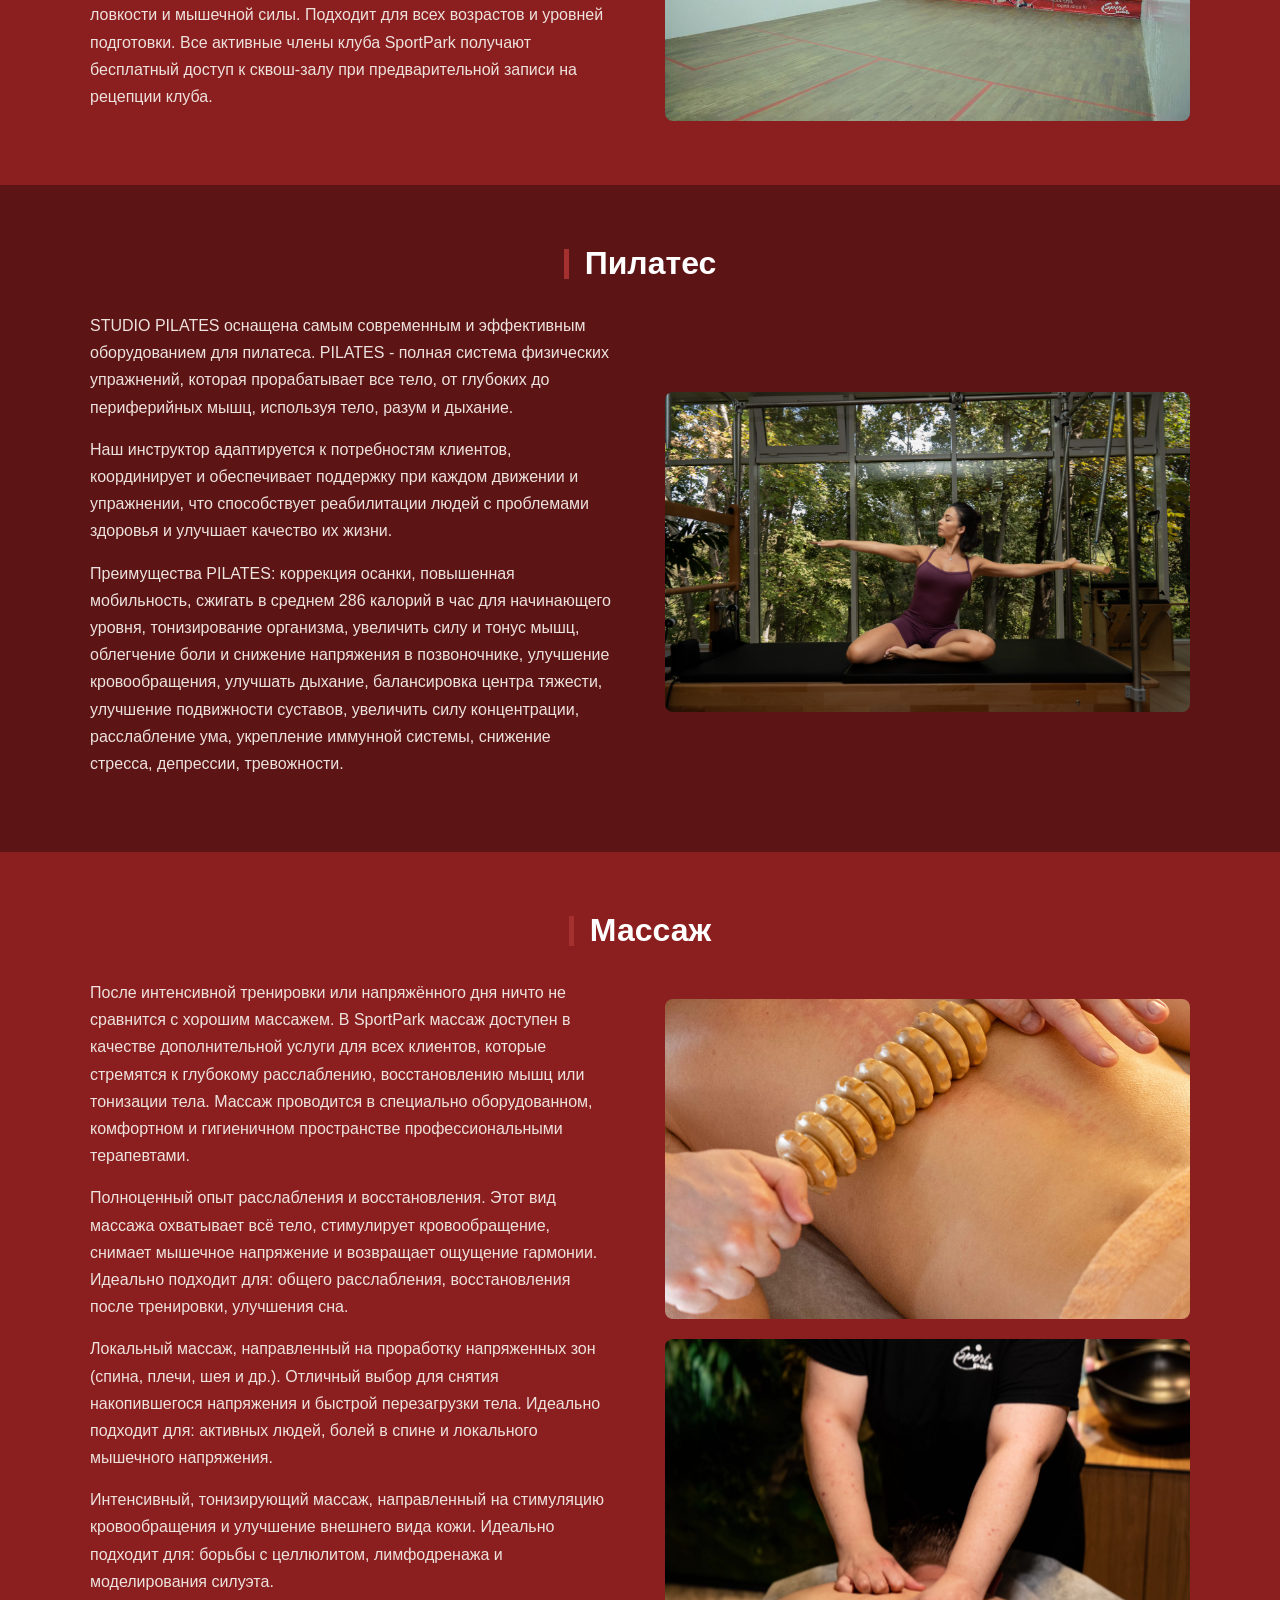
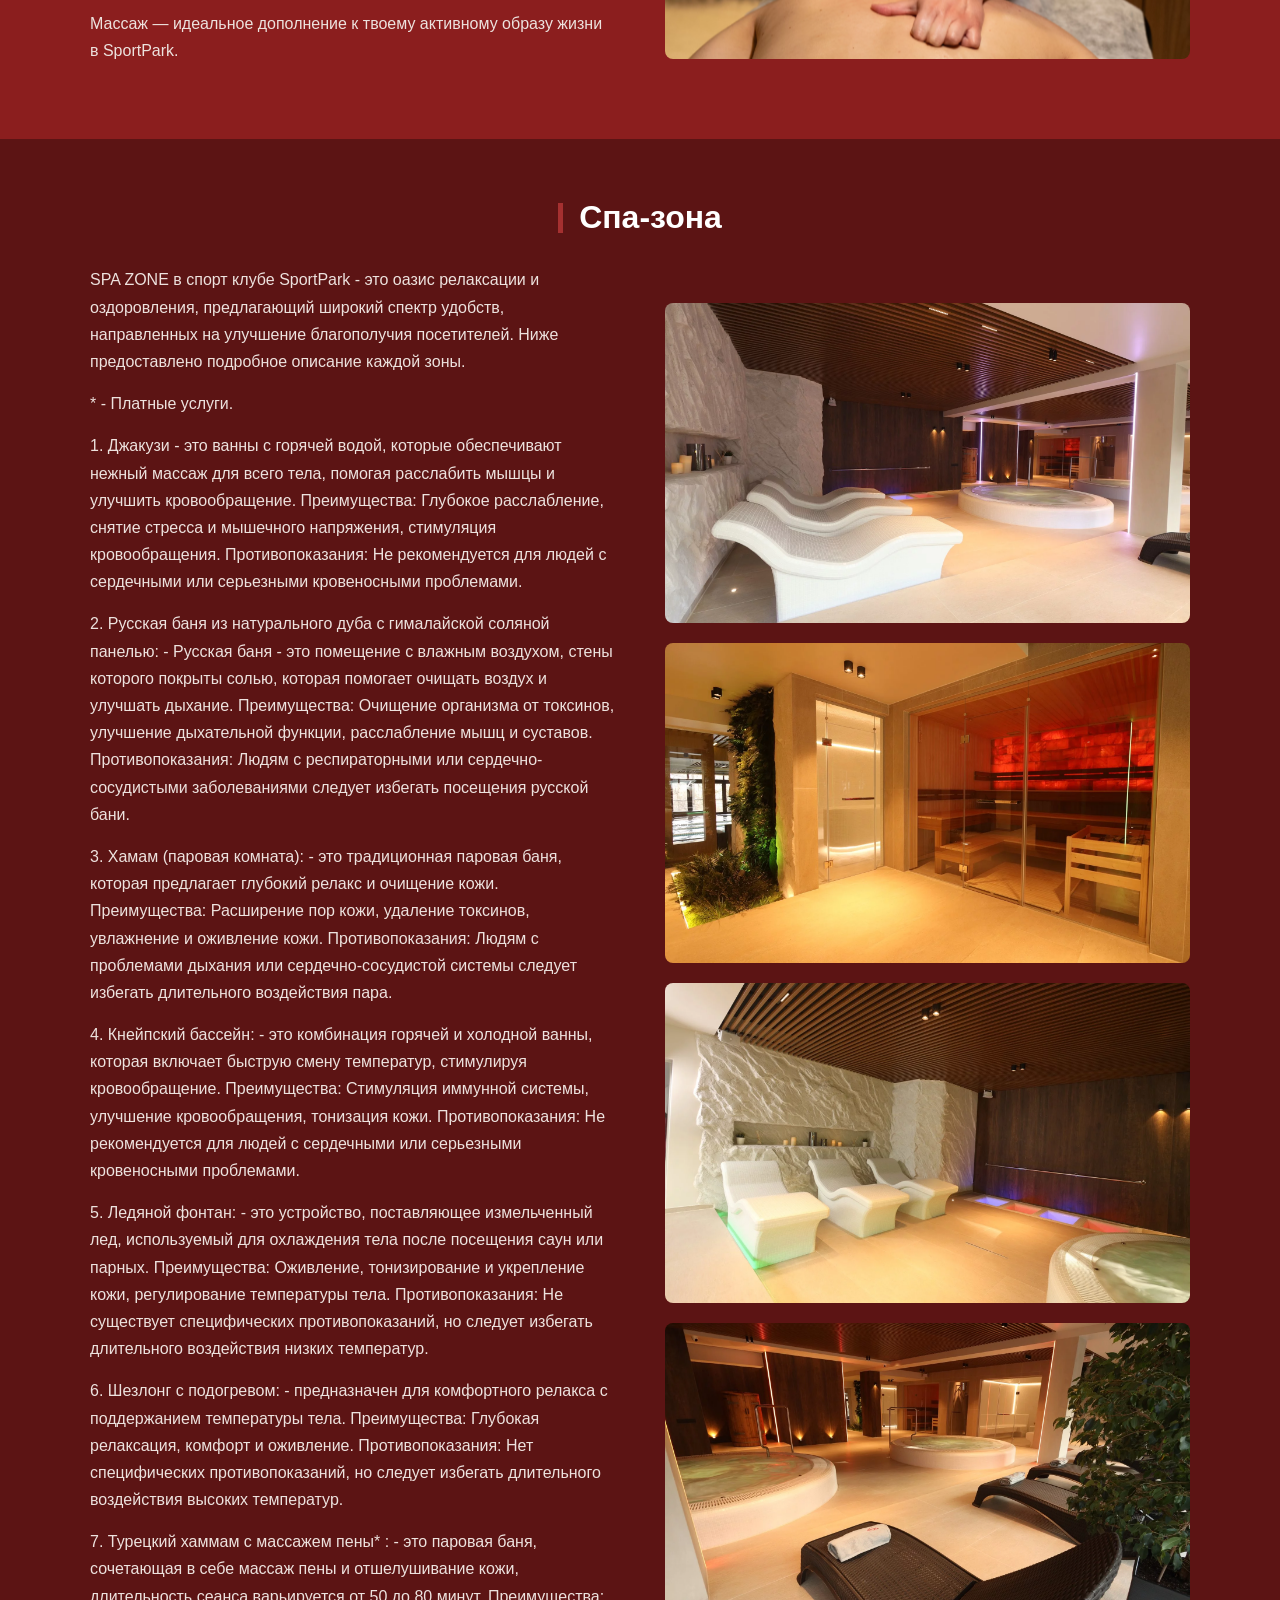
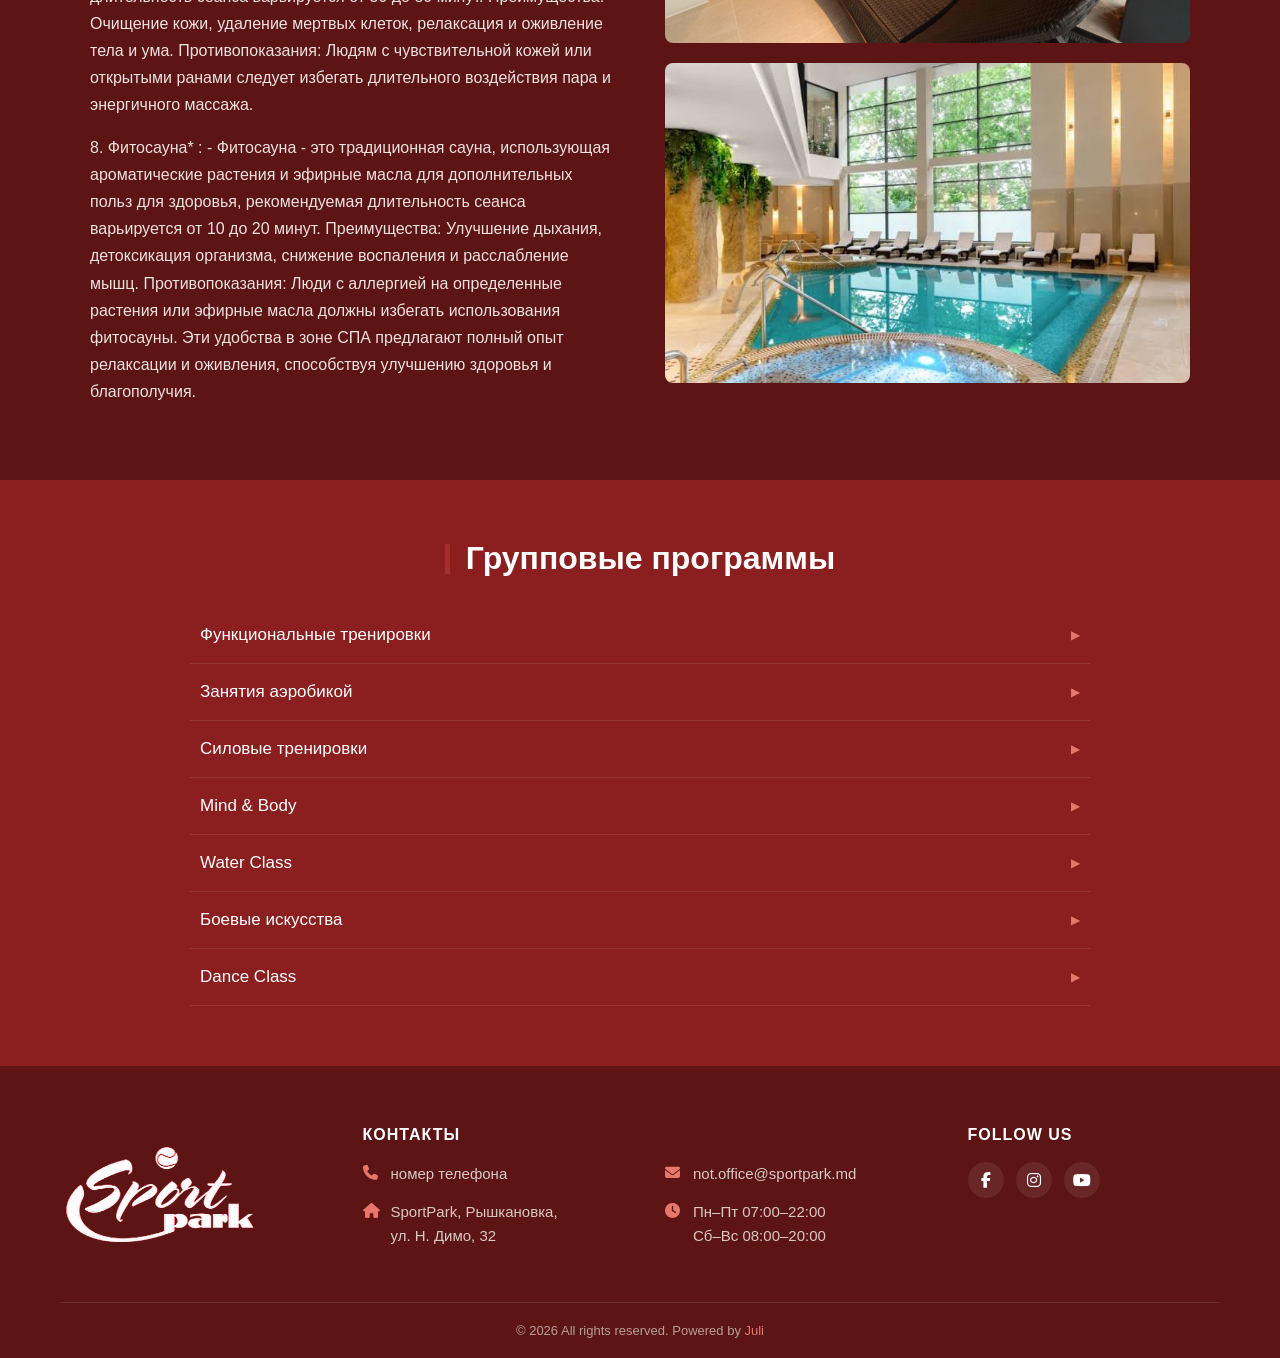
<file: services.html>
<!DOCTYPE html>
<html lang="ru">
<head>
    <meta charset="UTF-8">
    <meta name="viewport" content="width=device-width, initial-scale=1.0">
    <title>SportPark — Спортивный клуб</title>
    <link rel="stylesheet" href="css/style.css">
    <link rel="stylesheet" href="https://cdnjs.cloudflare.com/ajax/libs/font-awesome/6.5.1/css/all.min.css">
</head>
<body>

    <!-- ===== ХЭДЕР (появляется при скролле) ===== -->
     
    <header class="topbar visible" id="topbar">
    <button class="burger" id="burger">
        <span></span>
        <span></span>
        <span></span>
    </button>

    <span class="topbar-logo">
        <img src="img/logo_white_transparent.png" alt="SportPark">
    </span>

    <nav class="top-nav">
        <a href="index.html#about">О клубе</a>
        <a href="contacts.html">Контакты</a>
    </nav>

    <nav class="top-nav">
        <div class="dropdown">
            <button class="dropdown-toggle">
                <span>Язык</span>
                <span class="dropdown-arrow">▶</span>
            </button>
            <div class="dropdown-menu">
                <a href="#" class="lang-ru">Русский</a>
                <a href="#" class="lang-ro">Română</a>
            </div>
        </div>

        <div class="dropdown">
            <button class="dropdown-toggle">
                <span>Соц. сети</span>
                <span class="dropdown-arrow">▶</span>
            </button>
            <div class="dropdown-menu">
                <a href="https://www.facebook.com/sportpark.md" target="_blank" rel="noopener"><i class="fa-brands fa-facebook-f"></i> Facebook</a>
                <a href="https://www.instagram.com/sportpark.md/" target="_blank" rel="noopener"><i class="fa-brands fa-instagram"></i> Instagram</a>
                <a href="https://www.youtube.com/@sportpark1626" target="_blank" rel="noopener"><i class="fa-brands fa-youtube"></i> YouTube</a>
            </div>
        </div>
    </nav>

    <a href="login.html" class="login-btn">Вход</a>
</header>

<!-- ===== ЗАТЕМНЕНИЕ ФОНА (для сайдбара) ===== -->
<div class="overlay" id="overlay"></div>

<!-- ===== ЛЕВОЕ ВЫЕЗЖАЮЩЕЕ МЕНЮ ===== -->
<aside class="sidebar" id="sidebar">
        <div class="logo-box">
            <span class="logo-text">
                <img src="img/logo_white_transparent.png" alt="SportPark">
            </span>
        </div>

        <nav class="side-nav">

    <!-- УСЛУГИ -->
    <div class="menu-item">

        <button class="menu-toggle">
            <span>Услуги</span>
            <span class="arrow">▶</span>
        </button>

        <div class="submenu">
            <div class="submenu-inner">

                <!-- Все услуги -->
                <a href="services.html">Наши услуги</a>

                <!-- По направлениям -->
                <div class="menu-item nested">

                    <button class="menu-toggle">
                        <span>По направлениям</span>
                        <span class="arrow">▶</span>
                    </button>

                    <div class="submenu">
                        <div class="submenu-inner">

                            <a href="services.html#pool">Бассейн</a>
                            <a href="services.html#fitness">Фитнес</a>
                            <a href="services.html#crossfit">Кроссфит</a>
                            <a href="services.html#tennis">Настольный теннис</a>
                            <a href="services.html#squash">Сквош</a>
                            <a href="services.html#pilates">Пилатес</a>
                            <a href="services.html#massage">Массаж</a>
                            <a href="services.html#spa-zone">Спа-зона</a>
                            <a href="services.html#group">Групповые программы</a>

                        </div>
                    </div>

                </div>

            </div>
        </div>

    </div>


    <!-- ТРЕНЕРЫ -->
    <div class="menu-item">

        <button class="menu-toggle">
            <span>Тренеры</span>
            <span class="arrow">▶</span>
        </button>

        <div class="submenu">
            <div class="submenu-inner">

                <!-- Все тренеры -->
                <a href="trainers.html">Наша команда</a>

                <!-- По направлениям -->
                <div class="menu-item nested">

                    <button class="menu-toggle">
                        <span>По направлениям</span>
                        <span class="arrow">▶</span>
                    </button>

                    <div class="submenu">
                        <div class="submenu-inner">

                            <a href="trainers.html#pool">Бассейн</a>
                            <a href="trainers.html#fitness">Фитнес</a>
                            <a href="trainers.html#group">Групповые программы</a>
                            <a href="trainers.html#massage">Кинетотерапия, массаж</a>
                            <a href="trainers.html#martial-arts">Боевые искусства</a>
                            <a href="trainers.html#tennis">Теннис</a>
                            <a href="trainers.html#squash">Сквош</a>

                        </div>
                    </div>

                </div>

            </div>
        </div>

    </div>



            <div class="menu-item">
                <button class="menu-toggle">
                    <span>Расписание</span>
                    <span class="arrow">▶</span>
                </button>
                <div class="submenu">
                    <div class="submenu-inner"> 
                    <a href="schedule.html">Групповое расписание</a>
                    <a href="kids_schedule.html">Детское расписание</a>
                    </div>
                    
                </div>
            </div>

            <div class="menu-item">
                <a href="profile.html" class="menu-link-simple">Профиль</a>
            </div>

        </nav>
    </aside>

    <main class="main-content">
        
    <section class="about-intro about-intro-center">
    <h2 class="section-title section-title-center"><span class="title-bar"></span>Наши услуги</h2>
    <p class="about-text">
        SportPark объединяет девять направлений под одной крышей — от бассейна до персонального тренинга. Выберите то, что подходит именно вам.
    </p>
</section>

<section class="service-section service-alt" id="pool">
    <h2 class="service-title-center"><span class="title-bar"></span>Бассейн</h2>
    <div class="service-row">
        <div class="service-text-box">
            <!-- ВСТАВЬ СЮДА ТЕКСТ ОПИСАНИЯ -->
            <p>Плавание является наиболее эффективным видом спорта с точки зрения соотношения приложенных усилий и сожженных калорий и является отличным вариантом быть в движении в любое время года. Это занятие имеет множество преимуществ, от физических до умственных и социальных. </p>
            <p>Плавательный бассейн Клуба SportPark имеет 25 м в длину и 9,5 м в ширину и 4 дорожки. Глубина варьирует от 1,6 м до 1,8 м. Бассейн оборудован системами водяного отопления, поддерживая оптимальную температуру 28-29°C, а дезинфекция воды осуществляется путем электролиза соли (без добавления хлора).</p>
            <p>Бассейн имеет зону отдыха с шезлонгами и Wi-Fi зоной. В распоряжении желающих побаловать себя турецкая баня (хаммам), русская сауна, джакузи, массажный кабинет. Бассейн находится в вашем распоряжении, как для развлечения, так и для индивидуальных или групповых уроков плавания для взрослых и детей.</p>
            <p>Плавание подходит для людей всех возрастов, которые хотят выразить свою потребность в движении через плавание и цель которых поддержать оптимальную физическую форму. Успех в плавании возникает тогда, когда мотивация становится привычкой, и личный инструктор может помочь вам преодолеть трудные моменты и отсутствие мотивации на вашем пути к достижению цели. Наши тренеры готовы помочь вам в зависимости от пожеланий, потребностей и вашего свободного времени.</p>
            <p>Плавание для детей является хорошим способом физического восстановления и является более эффективным, чем другие виды «земной» деятельности, точнее в 12 раз. Плавание стимулирует нервную систему, увеличивает активность мозга и умственные способности, развивает эластичность плеч, позвоночника, бедра и колен. Рекомендуется для укрепления иммунной системы, стимулирования рефлексов, повышения выносливости, другими словами, у вас вырастет здоровый крепыш.</p>
            <p>Плавание не только здоровый вид спорта и полезный способ отдохнуть, но и безопасный, поскольку шансы получить травму минимальны!</p>
        </div>
        <div class="service-photo-box">
            <!-- ВСТАВЬ СЮДА ФОТО: замени src на путь к своей картинке -->
            <img src="img/pool.jpeg" alt="Бассейн"> 
            <img src="img/pool3.jpg" alt="Бассейн">
            <img src="img/pool1.jpeg" alt="Бассейн">
        </div>
    </div>
</section>

<section class="service-section" id="fitness">
    <h3 class="service-title-center"><span class="title-bar"></span>Фитнес</h3>
    <div class="service-row service-row-reverse">
        <div class="service-photo-box">
            <img src="img/sala1.png" alt="Фитнес">
            <img src="img/sala2.png" alt="Фитнес">
            <img src="img/sala.png" alt="Фитнес">
        </div>
        <div class="service-text-box">
            <p>Спорт определяет способность вашего тела функционировать эффективно, как в профессиональной жизни, так и в рекреационных мероприятиях. Уважение, которое мы проявляем к своему телу, отражается на нашей внешности, а также на нашем здоровье и настроении. Фитнес идеальный способ улучшить внешний вид и поухаживать за здоровьем организма, он особенно полезен для здоровья и красоты, а также для хорошей работы мозга и сохранения молодости. Хорошая фитнес-тренировка и правильное питание быстро отразятся на вашей фигуре, поэтому не медлите быть в гармонии со своим телом и почувствовать себя хорошо в собственном теле.</p>
            <p>Где взять необходимую энергию, чтобы насытить тело и психику? Ответ очень прост! Если вы думали, что спорт это занятие, которое не имеет места в вашей программе, то вероятно вы не слышали о преимуществах тренировки в фирнес-зале.</p>
            <p>Фитнес представляет собой тренировку, которая укрепляет и развивает мышечную систему, повышая тонус, выносливость мышц и укрепляя костную систему, сухожилия и связки.</p>
            <p>Фитнес-зал Клуба SportPark оснащен самыми передовыми и современными тренажерами для высокоэффективных тренировок, о которых мечтает любой энтузиаст. После того, как вы войдете в фитнес-зал, вы откроете для себя огромное количество возможностей проработать каждую группу мышц в отдельности, используя специализированные и многофункциональные тренажеры.</p>
            <p>В сочетании со здоровой пищей, отдыхом и программой по снижению стресса, тренировка оказывает существенное влияние на состояние здоровья на длительный срок. Это является самым важным, о чем вы должны помнить при выборе здорового образа жизни!</p>
            <p>Стремись достичь лучшей физической формы, приди на тренировку SportPark!</p>
        </div>
    </div>
</section>

<section class="service-section service-alt" id="crossfit">
    <h3 class="service-title-center"><span class="title-bar"></span>Кроссфит</h3>
    <div class="service-row">
        <div class="service-text-box">
            <p>Crossfit это более новый тренд в фитнесе, набирающий все большие масштабы. Это всегда разнообразные тренировки, которые сочетают в себе функциональные упражнения из гимнастики, легкой атлетики, тяжелой атлетики и изометрии, заставляющие работать все тело при высокой интенсивности, постепенно создавая прочную базу, которая позволяет обеспечить безопасный и быстрый прогресс. Crossfit изнурителен и интенсивен, и направлен ​​на тех, кто заинтересован в силовых и кардио-тенировках для улучшения внешнего вида, физической подготовленности и здоровья.</p>
            <p>Тренировки могут выполняться всеми – от самых юных до взрослых, от начинающих до продвинутых – следуя инструкциям тренеров изменить используемые веса или применить различные оснащения, чтобы облегчить или усложнить упражнения. Тренер оценит степень физической подготовки, а веса и интенсивность тренировки будут подобраны в зависимости от этого аспекта.</p>
            <p>КроссФит упражнения  включают бег, прыжки или лазание по канату, подъемы и перемещения больших объектов, в том числе на большие расстояния, упражнения из пауэрлифтинга и применение Олимпийских методов тяжелой атлетики. Часть тренировки включает использование свободных весов, гимнастических колец, турников и большое разнообразие других упражнений с собственным весом.</p>
            <p>Хотите ли вы попробовать в первый раз или уже занимаетесь Crossfit–ом в качестве увлечения или на профессиональном уровне, мы приглашаем Вас познакомиться с нами лучше и узнать больше о Crossfit от SportPark.</p>
        </div>
        <div class="service-photo-box">
            <img src="img/cf.png" alt="Кроссфит">
            <img src="img/cf1.png" alt="Кроссфит">
        </div>
    </div>
</section>
                                                                                                            <!-- ПРОДОЛЖИТЬ -->
<section class="service-section" id="tennis">
    <h3 class="service-title-center"><span class="title-bar"></span>Настольный теннис</h3>
    <div class="service-row service-row-reverse">
        <div class="service-photo-box">
            <img src="img/stol.png" alt="Настольный теннис">
            <img src="img/stol1.png" alt="Настольный теннис">

        </div>
        <div class="service-text-box">
            <p>Независимо от того, выбираете ли вы его просто ради нового вида спорта, потому что играть легко и весело, или вы уже опытный игрок и хотите одержать новую победу, настольный теннис - это полноценный вид спорта, который удовлетворяет все желания и потребности любителей спорта. Звук удара мяча о стол, ощущение отскока снаряда от лопасти, удовлетворение от хорошо поставленного удара, вращение лопасти во время первого вращения, сила удара или просто удовольствие от продолжительного обмена мячами - настольный теннис это спорт, основанный на инстинктах, концентрации и обмене эмоциями.</p>
            <p>Настольный теннис - это индивидуальный вид спорта, но дух клуба создает чувство принадлежности к сообществу, к семье. Интенсивный или спокойный? Вопреки общему представлению о нем, это очень физический вид спорта, если играть на хорошем уровне: повторяющиеся быстрые и динамичные движения нагружают икры и бедра.</p>
            <p>Все клиенты Sport Park могут играть в настольный теннис БЕСПЛАТНО.</p>
        </div>
    </div>
</section>

<section class="service-section service-alt" id="squash">
    <h3 class="service-title-center"><span class="title-bar"></span>Сквош</h3>
    <div class="service-row">
        <div class="service-text-box">
            <p>Сквош — это современный и интенсивный вид спорта, который проводится исключительно в помещении, в специально оборудованном зале. Игра ведётся с использованием специальных ракеток и мячей, при этом мяч отбивается о фронтальную стену в чётко ограниченном пространстве — идеально для быстрой и динамичной игры.</p>
            <p>Сквош идеально сочетает в себе преимущества кардиотренировки, ловкости и мышечной силы. Подходит для всех возрастов и уровней подготовки. Все активные члены клуба SportPark получают бесплатный доступ к сквош-залу при предварительной записи на рецепции клуба.</p>
        </div>
        <div class="service-photo-box">
            <img src="img/skwosh.jpeg" alt="Сквош">
        </div>
    </div>
</section>

<section class="service-section" id="pilates">
    <h3 class="service-title-center"><span class="title-bar"></span>Пилатес</h3>
    <div class="service-row service-row-reverse">
        <div class="service-photo-box">
            <img src="img/pilates.jpg" alt="Пилатес">
        </div>
        <div class="service-text-box">
            <p>STUDIO PILATES оснащена самым современным и эффективным оборудованием для пилатеса. PILATES - полная система физических упражнений, которая прорабатывает все тело, от глубоких до периферийных мышц, используя тело, разум и дыхание.</p>
            <p>Наш инструктор адаптируется к потребностям клиентов, координирует и обеспечивает поддержку при каждом движении и упражнении, что способствует реабилитации людей с проблемами здоровья и улучшает качество их жизни.</p>
            <p>Преимущества PILATES: коррекция осанки, повышенная мобильность, сжигать в среднем 286 калорий в час для начинающего уровня, тонизирование организма, увеличить силу и тонус мышц, облегчение боли и снижение напряжения в позвоночнике, улучшение кровообращения, улучшать дыхание, балансировка центра тяжести, улучшение подвижности суставов, увеличить силу концентрации, расслабление ума, укрепление иммунной системы, снижение стресса, депрессии, тревожности.</p>
        </div>
    </div>
</section>

<section class="service-section service-alt" id="massage">
    <h3 class="service-title-center"><span class="title-bar"></span>Массаж</h3>
    <div class="service-row">
        <div class="service-text-box">
            <p>После интенсивной тренировки или напряжённого дня ничто не сравнится с хорошим массажем. В SportPark массаж доступен в качестве дополнительной услуги для всех клиентов, которые стремятся к глубокому расслаблению, восстановлению мышц или тонизации тела. Массаж проводится в специально оборудованном, комфортном и гигиеничном пространстве профессиональными терапевтами.</p>
            <p>Полноценный опыт расслабления и восстановления. Этот вид массажа охватывает всё тело, стимулирует кровообращение, снимает мышечное напряжение и возвращает ощущение гармонии. Идеально подходит для: общего расслабления, восстановления после тренировки, улучшения сна.</p>
            <p>Локальный массаж, направленный на проработку напряженных зон (спина, плечи, шея и др.). Отличный выбор для снятия накопившегося напряжения и быстрой перезагрузки тела. Идеально подходит для: активных людей, болей в спине и локального мышечного напряжения.</p>
            <p>Интенсивный, тонизирующий массаж, направленный на стимуляцию кровообращения и улучшение внешнего вида кожи. Идеально подходит для: борьбы с целлюлитом, лимфодренажа и моделирования силуэта.</p>
            <p>Массаж — идеальное дополнение к твоему активному образу жизни в SportPark.</p>
        </div>
        <div class="service-photo-box">
            <img src="img/massage.webp" alt="Массаж">
            <img src="img/mas.png" alt="Массаж">
        </div>
    </div>
</section>

<section class="service-section" id="spa-zone">
    <h3 class="service-title-center"><span class="title-bar"></span>Спа-зона</h3>
    <div class="service-row">
        <div class="service-text-box">
            <p>SPA ZONE  в спорт клубе SportPark - это оазис релаксации и оздоровления, предлагающий широкий спектр удобств, направленных на улучшение благополучия посетителей. Ниже предоставлено подробное описание каждой зоны.</p>
            <p>* - Платные услуги. </p>
            <p>1. Джакузи - это ванны с горячей водой, которые обеспечивают нежный массаж для всего тела, помогая расслабить мышцы и улучшить кровообращение. Преимущества: Глубокое расслабление, снятие стресса и мышечного напряжения, стимуляция кровообращения. Противопоказания: Не рекомендуется для людей с сердечными или серьезными кровеносными проблемами.</p>
            <p>2. Русская баня из натурального дуба с гималайской соляной панелью: - Русская баня - это помещение с влажным воздухом, стены которого покрыты солью, которая помогает очищать воздух и улучшать дыхание. Преимущества: Очищение организма от токсинов, улучшение дыхательной функции, расслабление мышц и суставов. Противопоказания: Людям с респираторными или сердечно-сосудистыми заболеваниями следует избегать посещения русской бани.</p>
            <p>3. Хамам (паровая комната): - это традиционная паровая баня, которая предлагает глубокий релакс и очищение кожи. Преимущества: Расширение пор кожи, удаление токсинов, увлажнение и оживление кожи. Противопоказания: Людям с проблемами дыхания или сердечно-сосудистой системы следует избегать длительного воздействия пара.</p>
            <p>4. Кнейпский бассейн: - это комбинация горячей и холодной ванны, которая включает быструю смену температур, стимулируя кровообращение. Преимущества: Стимуляция иммунной системы, улучшение кровообращения, тонизация кожи. Противопоказания: Не рекомендуется для людей с сердечными или серьезными кровеносными проблемами.</p>
            <p>5. Ледяной фонтан: - это устройство, поставляющее измельченный лед, используемый для охлаждения тела после посещения саун или парных. Преимущества: Оживление, тонизирование и укрепление кожи, регулирование температуры тела. Противопоказания: Не существует специфических противопоказаний, но следует избегать длительного воздействия низких температур.</p>
            <p>6. Шезлонг с подогревом: - предназначен для комфортного релакса с поддержанием температуры тела. Преимущества: Глубокая релаксация, комфорт и оживление. Противопоказания: Нет специфических противопоказаний, но следует избегать длительного воздействия высоких температур.</p>
            <p>7. Турецкий хаммам с массажем пены* : - это паровая баня, сочетающая в себе массаж пены и отшелушивание кожи, длительность сеанса варьируется от 50 до 80 минут. Преимущества: Очищение кожи, удаление мертвых клеток, релаксация и оживление тела и ума. Противопоказания: Людям с чувствительной кожей или открытыми ранами следует избегать длительного воздействия пара и энергичного массажа.</p>
            <p>8. Фитосауна* : - Фитосауна - это традиционная сауна, использующая ароматические растения и эфирные масла для дополнительных польз для здоровья, рекомендуемая длительность сеанса варьируется от 10 до 20 минут. Преимущества: Улучшение дыхания, детоксикация организма, снижение воспаления и расслабление мышц. Противопоказания: Люди с аллергией на определенные растения или эфирные масла должны избегать использования фитосауны. Эти удобства в зоне СПА предлагают полный опыт релаксации и оживления, способствуя улучшению здоровья и благополучия.</p>
        </div>
        <div class="service-photo-box">
            <img src="img/spa.webp" alt="Спа-зона">
            <img src="img/spa1.webp" alt="Спа-зона">
            <img src="img/spa2.webp" alt="Спа-зона">
            <img src="img/spa3.webp" alt="Спа-зона">
            <img src="img/spa4.jpg" alt="Спа-зона">
        </div>
    </div>
</section>

<section class="service-section service-alt" id="group">
    <h3 class="service-title-center"><span class="title-bar"></span>Групповые программы</h3>
    
    <div class="category-list">
 
        <div class="category-item">
            <button class="category-toggle">
                <span>Функциональные тренировки</span>
                <span class="arrow">▶</span>
            </button>
            <div class="category-panel">
                <div class="category-panel-inner">
                    <p><strong>TRX</strong> — интервальная кардио тренировка с использованием петель TRX, чередуя низкоинтенсивные и высокоинтенсивные интервалы. Вызывая метаболический отклик, действующий̆ не только на протяжении тренировки, но и после ее окончания, интервальная тренировка способствует эффективному.</p>
                    <p><strong>CROSSFIT</strong> — интервальная кардио тренировка с использованием петель TRX, чередуя низкоинтенсивные и высокоинтенсивные интервалы. Вызывая метаболический отклик, действующий̆ не только на протяжении тренировки, но и после ее окончания, интервальная тренировка способствует эффективному.</p>
                    <p><strong>CROSSFIT BEGINNER</strong> — представляет собой функциональные движения с постоянной вариацией, выполняемые с повышенной интенсивностью. Сама тренировка сочетает в себе упражнения с использованием дополнительного оборудования (штанги, гантелей, гири), упражнения с весом собственного тела, а также циклические движения (бег, гребля).</p>
                </div>
            </div>
        </div>
 
        <div class="category-item">
            <button class="category-toggle">
                <span>Занятия аэробикой</span>
                <span class="arrow">▶</span>
            </button>
            <div class="category-panel">
                <div class="category-panel-inner">
                    <p><strong>FITBALL</strong> — занятие с мячом, которое эффективно укрепляет все тело, развивает координацию и тренирует вестибулярный аппарат.</p>
                    <p><strong>STEP</strong> — одно из самых популярных направлений в фитнесе, в виде несложных комбинаций из базовых шагов step-аэробики. В результате чего затрачивается большое количество калории, что способствует снижению веса.</p>
                    <p><strong>TOTAL BODY FIT</strong> — помогает проработать рельеф всего тела, а за счет интенсивности и работы в трех пульсовых зонах: жиросжигающей, аэробной и анаэробной запускается активный расход калорий. Постоянные тренировки ускоряют метаболизм и укрепляют сердечную мышцу.</p>
                    <p><strong>SPIN FIT</strong> — интервальная вело тренировка на развитие сердечно-сосудистой и дыхательной систем ( развитие скорости и скоростной выносливости) на пульсе от 65 до 90% от максимального пульса. Тренировка состоит из 4 блоков, каждый из которых разделен на кардио часть и силовую часть с применением дополнительного оборудования. Укрепляем мышцы спины, ног, рук и конечно же не забудем про мышцы живота.</p>
                    <p><strong>CYCLING</strong> — интервальная вело тренировка на развитие сердечно-сосудистой и дыхательной систем ( развитие скорости и скоростной выносливости) на пульсе от 65 до 90% от максимального пульса. Тренировка состоит из 4 блоков, каждый из которых разделен на кардио часть и силовую часть с применением дополнительного оборудования. Укрепляем мышцы спины, ног, рук и конечно же не забудем про мышцы живота.</p>
                </div>
            </div>
        </div>
 
        <div class="category-item">
            <button class="category-toggle">
                <span>Силовые тренировки</span>
                <span class="arrow">▶</span>
            </button>
            <div class="category-panel">
                <div class="category-panel-inner">
                    <p><strong>ABS SCULPT</strong> — упражнений на мышцы брюшного пресса, поясницу. Акцент, тем не менее, делается именно на пресс, а все остальные упражнения выполнятся постольку, поскольку способны создать статическую нагрузку на мышцы брюшного пресса.</p>
                    <p><strong>ABS & BUMS</strong> — комплекс упражнений для мышц брюшного пресса и ягодиц, а также задней, передней, внутренней и внешней поверхностей бёдер. Полноценная тренировка для проблемных зон ног и создания красивого, рельефного тела.</p>
                    <p><strong>BODY PUMPING</strong> — самая популярная групповая силовая тренировка со штангой. Тренировки по данной программе позволяют быстро снизить вес, повышают силу и выносливость мышц.</p>
                </div>
            </div>
        </div>
 
        <div class="category-item">
            <button class="category-toggle">
                <span>Mind & Body</span>
                <span class="arrow">▶</span>
            </button>
            <div class="category-panel">
                <div class="category-panel-inner">
                    <p><strong>FLY YOGA</strong> — урок проводится на прикрепленных к потолку гамаках. Это сочетание традиционной йоги с элементами хореографии, воздушной акробатики, системы пилатеса и художественной гимнастики.</p>
                    <p><strong>PILATES PROPS</strong> — это тренирока с использованием малого оборудования . Чаще всего оно используется для трех целей: для усложнения упражнения, для того, чтобы сделать занятия разнообразней или для того, чтобы клиент мог лучше понять то или иное движение.</p>
                    <p><strong>STRETCHING</strong> — комплекс упражнений, направленных на улучшение эластичности мышц и мобильности суставов. Стретчинг оказывает положительное влияние на организм и улучшает общее самочувствие человека.</p>
                    <p><strong>FLEX BODY</strong> — тренировка, сочетающая миофасциальное расслабление, проработку суставов и стретчинг. Способствует улучшению гибкости, подвижности и снятие мышечного напряжения.</p>
                    <p><strong>DEEP CORE</strong> — комплекс упражнений, направленных на укрепление глубоких мышц, поддерживающих тазовое дно и обеспечивающих стабильность корпуса.</p>
                    <p><strong>FLOW STRETCH</strong> — мягкая тренировка низкой интенсивности, подходящая для любого возраста и уровня подготовки. Направлена на восстановление подвижности суставов, естественных изгибов позвоночника, снятие напряжения и усталости. В программу включены упражнения с использованием гамака.</p>
                    <p><strong>BODY RESET</strong> — комплекс упражнений, направленных на восстановление тела после нагрузки. Помогает снять усталость, улучшить гибкость и общее самочувствие.</p>
                    <p><strong>YOGA</strong> — практика, сочетающая физические и умственные упражнения. Помогает развить гибкость, силу и внутреннее спокойствие.</p>
                    <p><strong>PILATES</strong> — очень эффективный вид тренинга в спокойном темпе, во время которого укрепляются глубокие мышцы стабилизаторы. Занятие включает в себя упражнения на вытяжение, контроль и концентрацию.</p>
                    <p><strong>MORNING MOBILITY</strong> — это тренировка низкой интенсивности , которая направлена на укрепление здоровья спины и суставов. Специальный комплекс включает упражнения для улучшения мобильности суставов, вытяжения позвоночника и укрепления мышц кора.</p>
                </div>
            </div>
        </div>
 
        <div class="category-item">
            <button class="category-toggle">
                <span>Water Class</span>
                <span class="arrow">▶</span>
            </button>
            <div class="category-panel">
                <div class="category-panel-inner">
                    <p><strong>AQUA PILATES</strong> — групповой класс направленый на улучшение осанки, гибкости, координации и укрепление мышц стабилизаторов. Возможно использование дополнительного оборудования.</p>
                    <p><strong>AQUA FIT</strong> — тренировка с силовыми элементами и применением различного оборудования: AQUA Dumbbells, AQUA NOODLES, AQUA Runners.</p>
                </div>
            </div>
        </div>
 
        <div class="category-item">
            <button class="category-toggle">
                <span>Боевые искусства</span>
                <span class="arrow">▶</span>
            </button>
            <div class="category-panel">
                <div class="category-panel-inner">
                    <p><strong>KICKBOXING</strong> — это слияние нескольких легендарных видов единоборств: классического бокса, муай-тай и карате. Занятия кикбоксингом помогают приобрести хорошую физическую форму и силу духа.</p>
                    <p><strong>TAEKWONDO</strong> — это корейское боевое искусство и олимпийский вид спорта, в котором активно используются удары ногами и руками</p>
                    <p><strong>JIU JITSU</strong> — это форма боевых искусств, в которых участники используют броски, удушения и всевозможные приемы на суставы конечностей. Она включает в себя сочетания спаррингов высокой и низкой интенсивности, что делает ее отличным аэробным тренингом.Благодаря регулярным и последовательным тренировкам вы научитесь новым техникам, которые помогут раскрыть потенциал ваших мышц и суставов.</p>
                </div>
            </div>
        </div>
 
        <div class="category-item">
            <button class="category-toggle">
                <span>Dance Class</span>
                <span class="arrow">▶</span>
            </button>
            <div class="category-panel">
                <div class="category-panel-inner">
                    <p><strong>DANCE MIX</strong> — это смесь движений практически из разных стилей и направлений всех современных танцев от Хип-хопа до стрип-пластики. Этот стиль подходит всем, он развивает координацию движений, учит чувствовать ритм и следовать ему, делает Ваше тело гибким и пластичным.'</p>
                    <p><strong>LATINO</strong> — латиноамериканская музыка несет мощный положительный заряд! Добавьте к этому энергичные движения бедер, ритм и характер, и вы получите море удовольствия!</p>
                    <p><strong>ZUMBA</strong> — это жиросжигающая тренировка для всех групп мышц низкой и средней интенсивности, которая включает простую для повторения хореографию. Тут инструктор показывает простые движения и связки под музыку , а группа повторяет увиденное.</p>
                </div>
            </div>
        </div>
 
    </div>

</section>






    </main>


    <script src="js/script.js"></script>



    <footer class="site-footer">
    <div class="footer-grid">

        <div class="footer-logo">
            <img src="img/logo_white_transparent.png" alt="SportPark">
        </div>

        <div class="footer-block">
            <h4>Контакты</h4>
            <p><i class="fa-solid fa-phone"></i> номер телефона </p>
            <p><i class="fa-solid fa-house"></i> SportPark, Рышкановка,<br>ул. Н. Димо, 32</p>
        </div>

        <div class="footer-block">
            <h4>&nbsp;</h4>
            <p><i class="fa-solid fa-envelope"></i> not.office@sportpark.md</p>
            <p><i class="fa-solid fa-clock"></i> Пн–Пт 07:00–22:00<br>Сб–Вс 08:00–20:00</p>
        </div>

        <div class="footer-block footer-social">
            <h4>Follow Us</h4>
<div class="social-icons">
    <a href="https://www.facebook.com/sportpark.md" target="_blank" rel="noopener"><i class="fa-brands fa-facebook-f"></i></a>
    <a href="https://www.instagram.com/sportpark.md/" target="_blank" rel="noopener"><i class="fa-brands fa-instagram"></i></a>
    <a href="https://www.youtube.com/@sportpark1626" target="_blank" rel="noopener"><i class="fa-brands fa-youtube"></i></a>
</div>
        </div>

    </div>

    <div class="footer-bottom">
        © 2026 All rights reserved. Powered by <span>Juli</span>
    </div>
</footer>
</body>
</html>
</file>
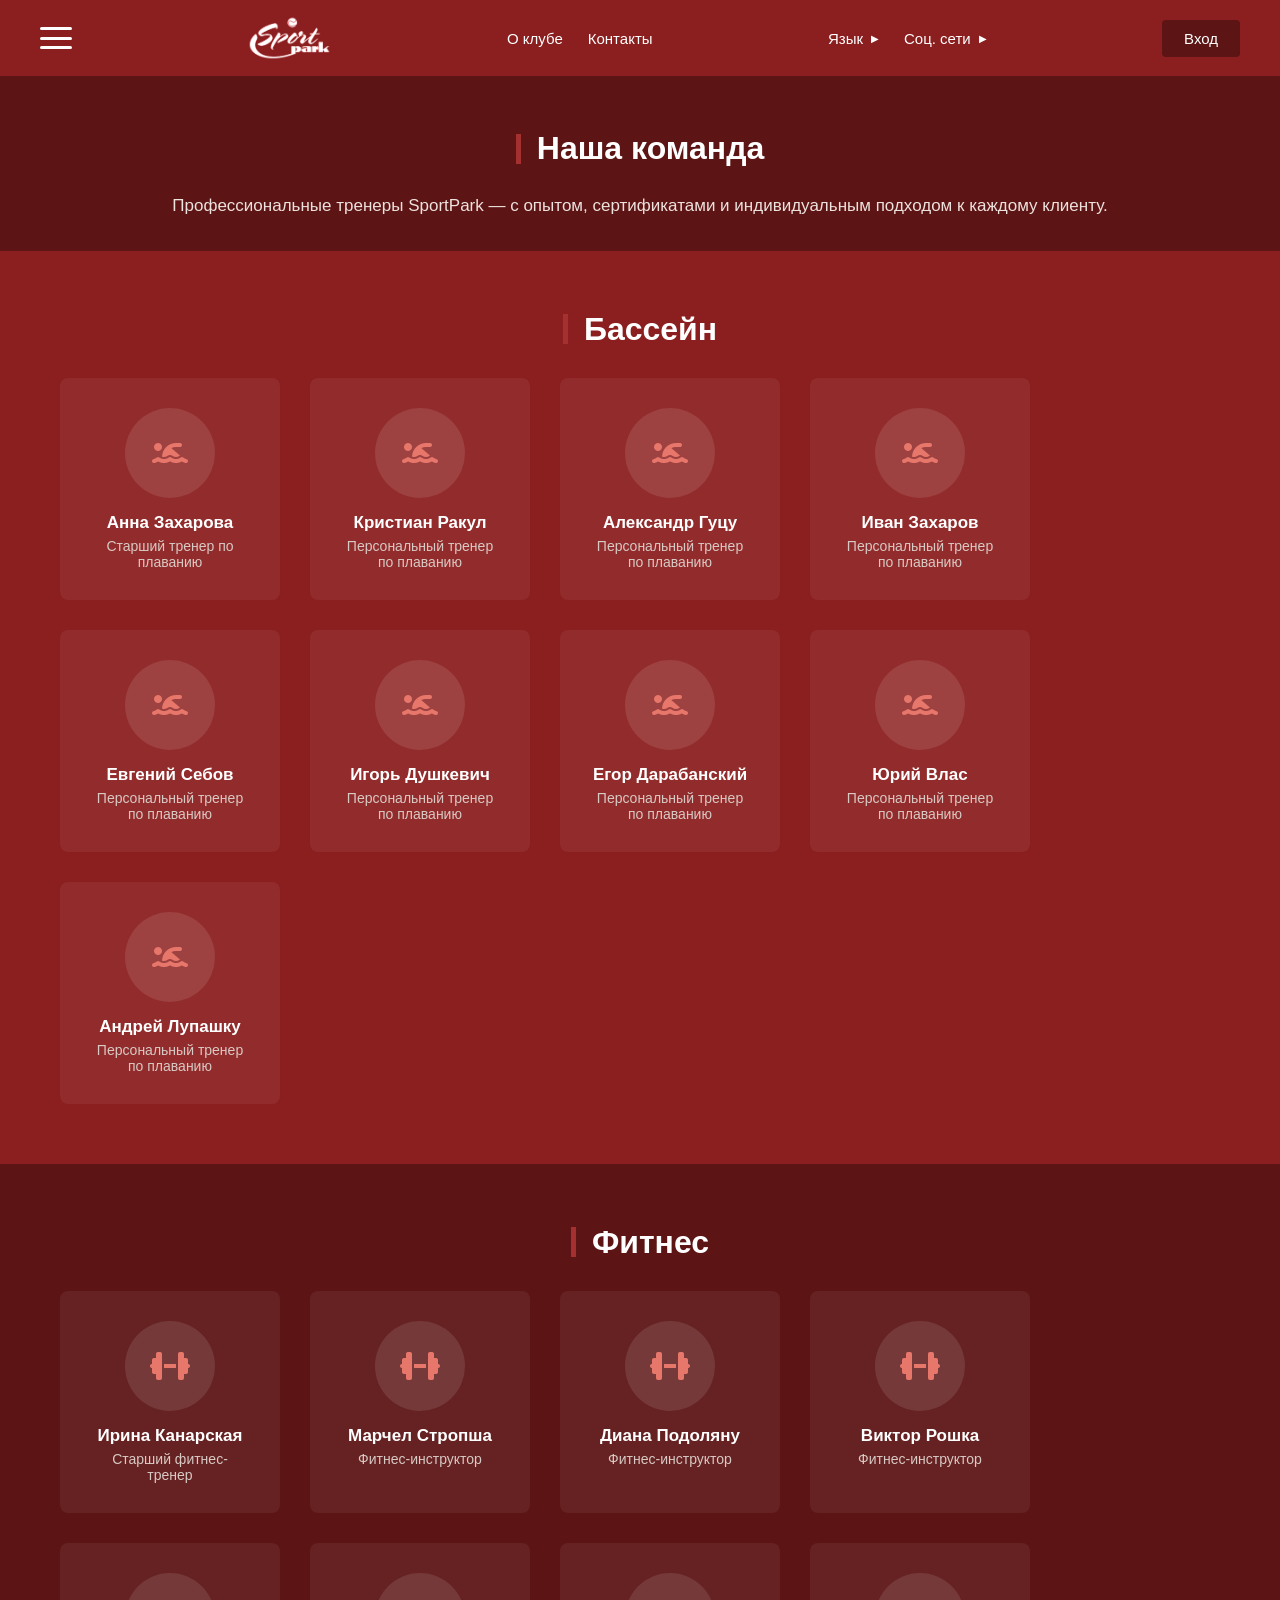
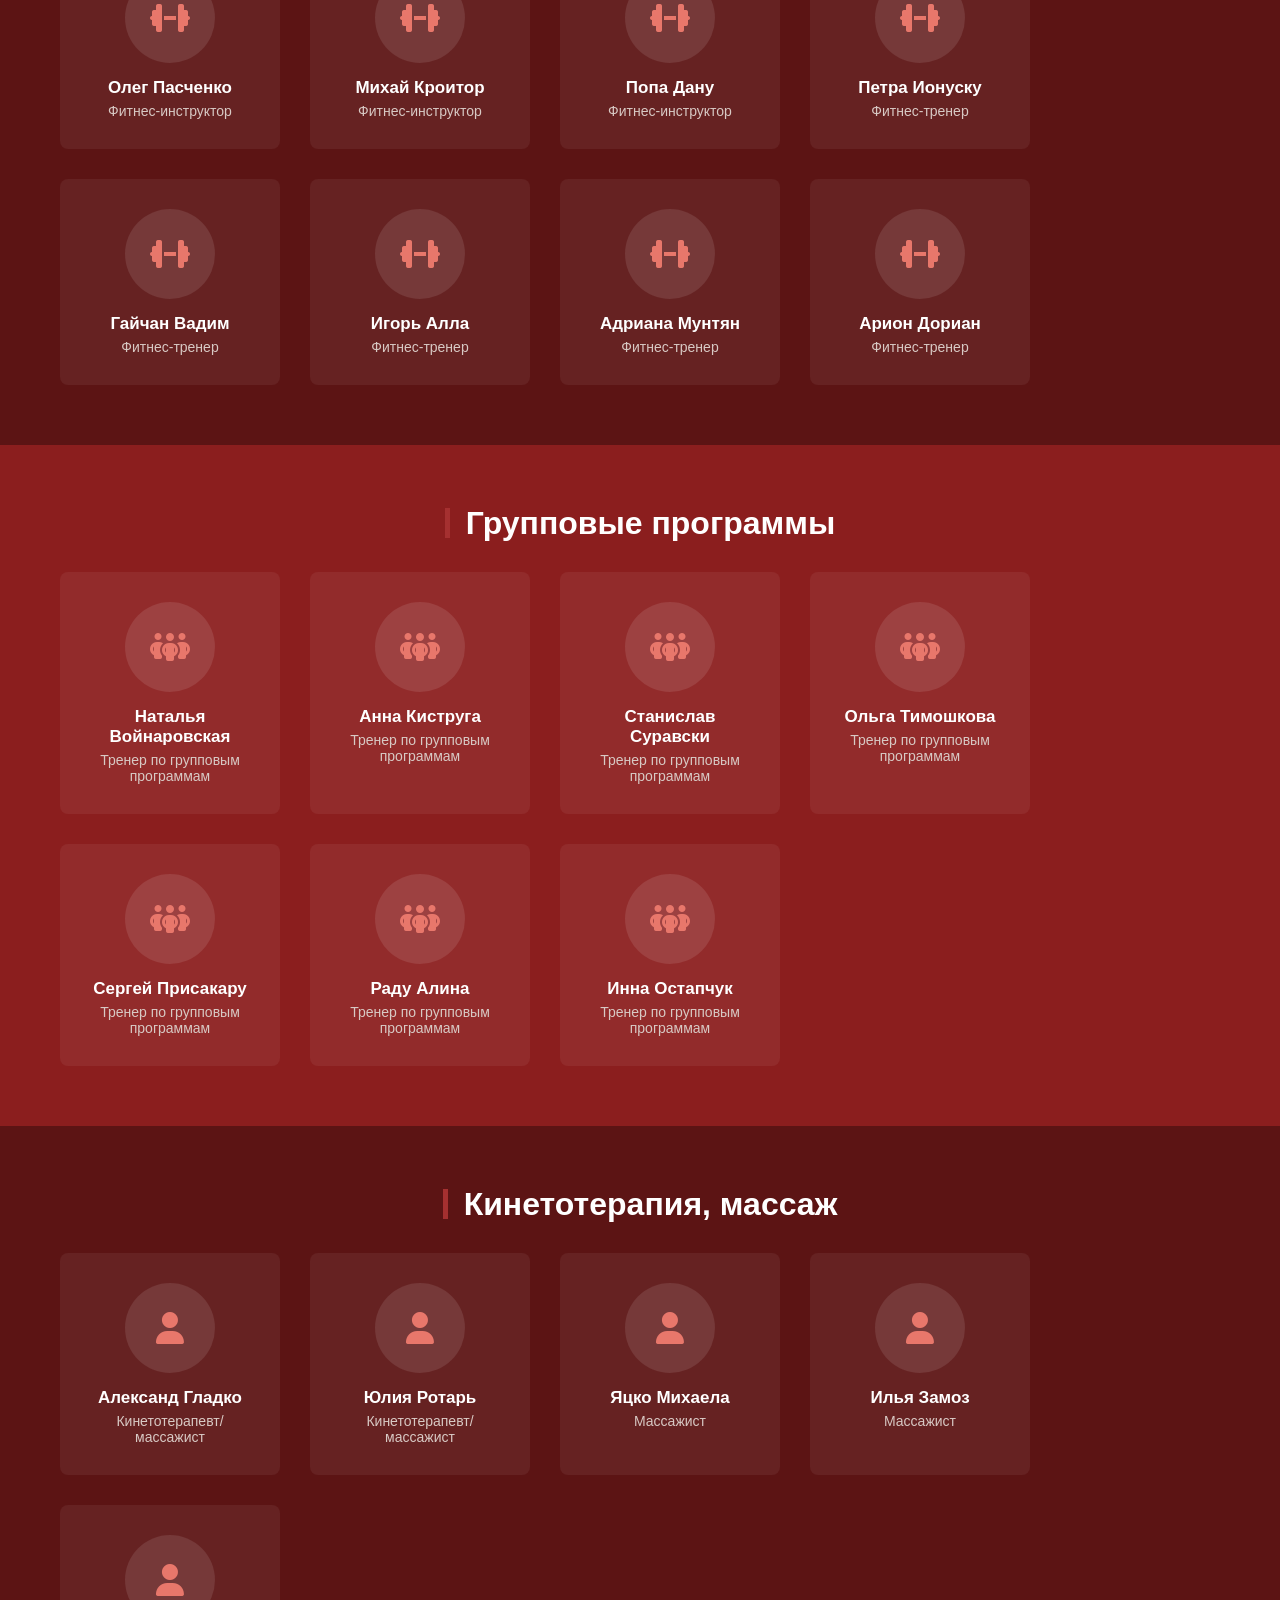
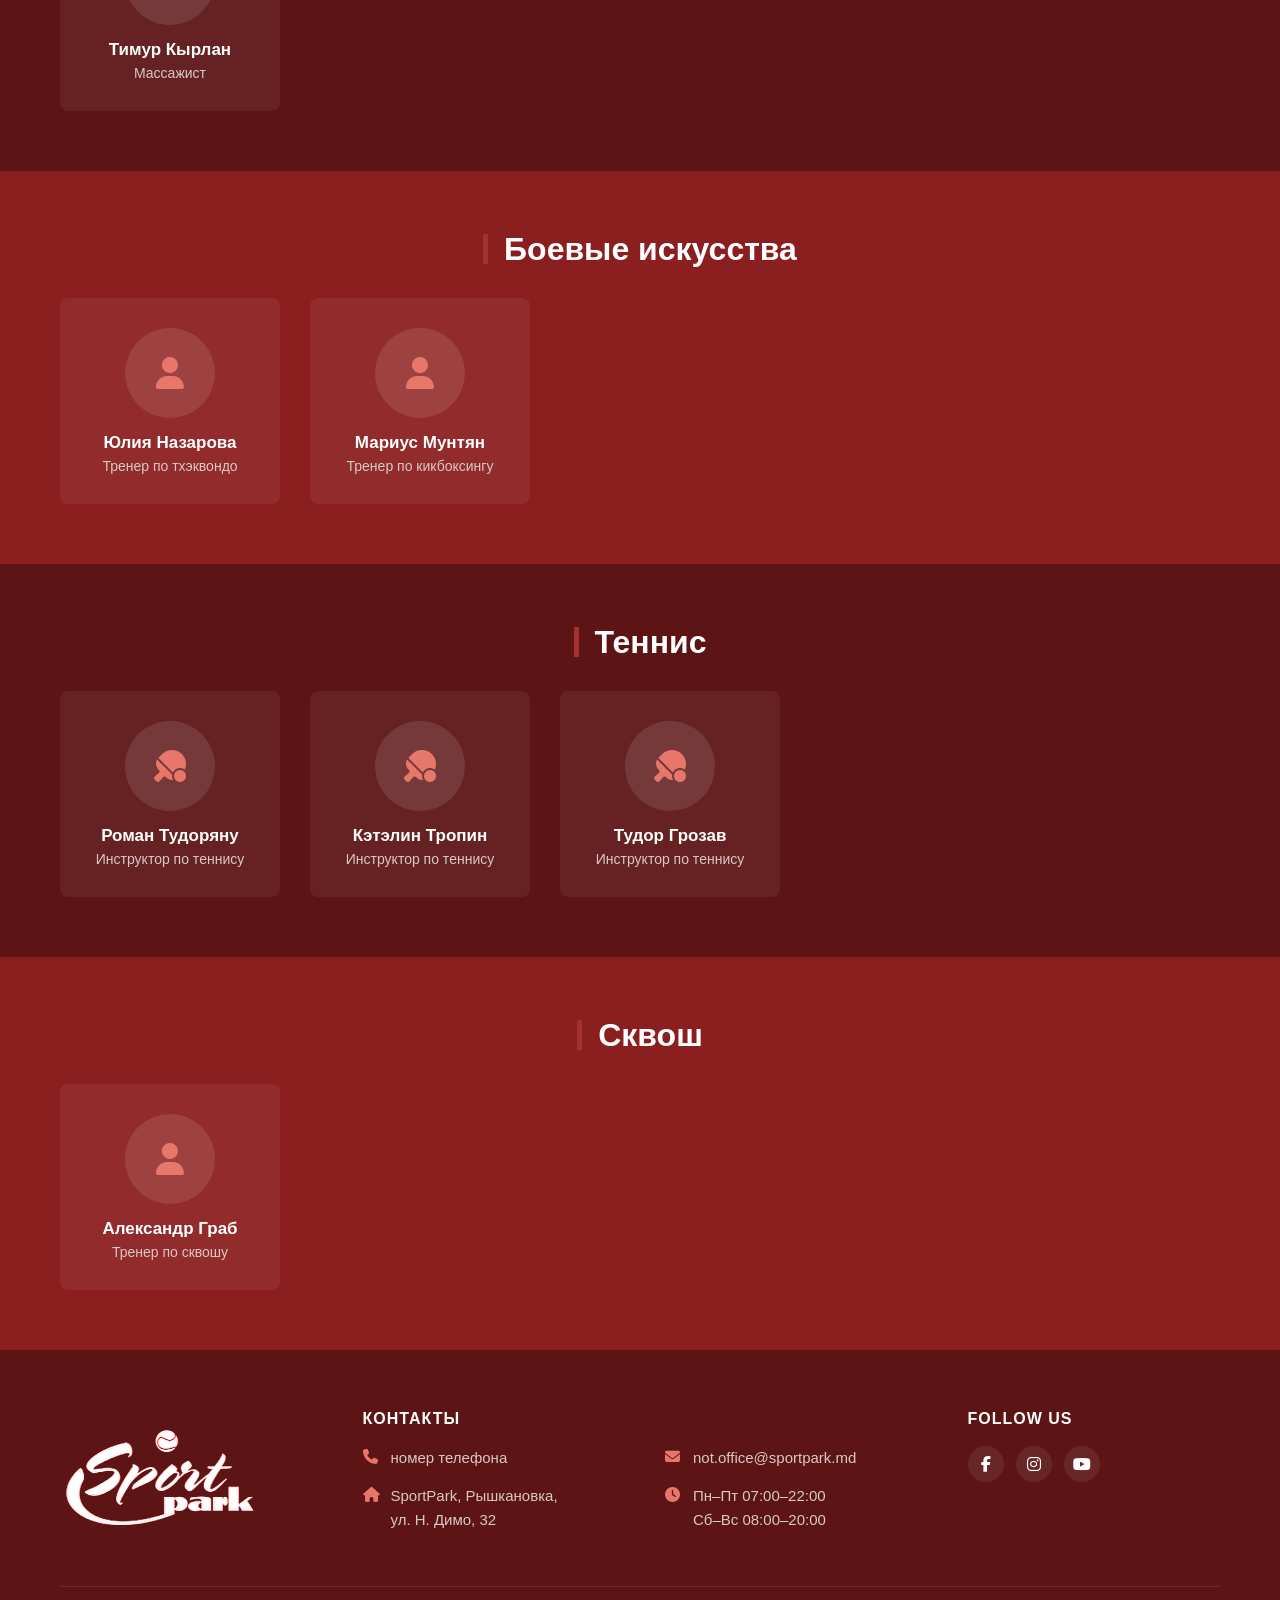
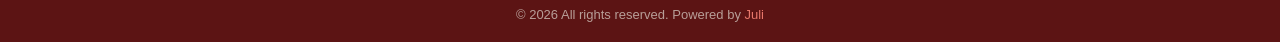
<file: trainers.html>
<!DOCTYPE html>
<html lang="ru">
<head>
    <meta charset="UTF-8">
    <meta name="viewport" content="width=device-width, initial-scale=1.0">
    <title>SportPark — Спортивный клуб</title>
    <link rel="stylesheet" href="css/style.css">
    <link rel="stylesheet" href="https://cdnjs.cloudflare.com/ajax/libs/font-awesome/6.5.1/css/all.min.css">
</head>
<body>

    <!-- ===== ХЭДЕР (появляется при скролле) ===== -->
     
    <header class="topbar visible" id="topbar">
    <button class="burger" id="burger">
        <span></span>
        <span></span>
        <span></span>
    </button>

    <span class="topbar-logo">
        <img src="img/logo_white_transparent.png" alt="SportPark">
    </span>

    <nav class="top-nav">
        <a href="index.html#about">О клубе</a>
        <a href="contacts.html">Контакты</a>
    </nav>

    <nav class="top-nav">
        <div class="dropdown">
            <button class="dropdown-toggle">
                <span>Язык</span>
                <span class="dropdown-arrow">▶</span>
            </button>
            <div class="dropdown-menu">
                <a href="#" class="lang-ru">Русский</a>
                <a href="#" class="lang-ro">Română</a>
            </div>
        </div>

        <div class="dropdown">
            <button class="dropdown-toggle">
                <span>Соц. сети</span>
                <span class="dropdown-arrow">▶</span>
            </button>
            <div class="dropdown-menu">
                <a href="https://www.facebook.com/sportpark.md" target="_blank" rel="noopener"><i class="fa-brands fa-facebook-f"></i> Facebook</a>
                <a href="https://www.instagram.com/sportpark.md/" target="_blank" rel="noopener"><i class="fa-brands fa-instagram"></i> Instagram</a>
                <a href="https://www.youtube.com/@sportpark1626" target="_blank" rel="noopener"><i class="fa-brands fa-youtube"></i> YouTube</a>
            </div>
        </div>
    </nav>

    <a href="login.html" class="login-btn">Вход</a>
</header>

<!-- ===== ЗАТЕМНЕНИЕ ФОНА (для сайдбара) ===== -->
<div class="overlay" id="overlay"></div>

<!-- ===== ЛЕВОЕ ВЫЕЗЖАЮЩЕЕ МЕНЮ ===== -->
<aside class="sidebar" id="sidebar">
        <div class="logo-box">
            <span class="logo-text">
                <img src="img/logo_white_transparent.png" alt="SportPark">
            </span>
        </div>

        <nav class="side-nav">

    <!-- УСЛУГИ -->
    <div class="menu-item">

        <button class="menu-toggle">
            <span>Услуги</span>
            <span class="arrow">▶</span>
        </button>

        <div class="submenu">
            <div class="submenu-inner">

                <!-- Все услуги -->
                <a href="services.html">Наши услуги</a>

                <!-- По направлениям -->
                <div class="menu-item nested">

                    <button class="menu-toggle">
                        <span>По направлениям</span>
                        <span class="arrow">▶</span>
                    </button>

                    <div class="submenu">
                        <div class="submenu-inner">

                            <a href="services.html#pool">Бассейн</a>
                            <a href="services.html#fitness">Фитнес</a>
                            <a href="services.html#crossfit">Кроссфит</a>
                            <a href="services.html#tennis">Настольный теннис</a>
                            <a href="services.html#squash">Сквош</a>
                            <a href="services.html#pilates">Пилатес</a>
                            <a href="services.html#massage">Массаж</a>
                            <a href="services.html#spa-zone">Спа-зона</a>
                            <a href="services.html#group">Групповые программы</a>

                        </div>
                    </div>

                </div>

            </div>
        </div>

    </div>


    <!-- ТРЕНЕРЫ -->
    <div class="menu-item">

        <button class="menu-toggle">
            <span>Тренеры</span>
            <span class="arrow">▶</span>
        </button>

        <div class="submenu">
            <div class="submenu-inner">

                <!-- Все тренеры -->
                <a href="trainers.html">Наша команда</a>

                <!-- По направлениям -->
                <div class="menu-item nested">

                    <button class="menu-toggle">
                        <span>По направлениям</span>
                        <span class="arrow">▶</span>
                    </button>

                    <div class="submenu">
                        <div class="submenu-inner">

                            <a href="trainers.html#pool">Бассейн</a>
                            <a href="trainers.html#fitness">Фитнес</a>
                            <a href="trainers.html#group">Групповые программы</a>
                            <a href="trainers.html#massage">Кинетотерапия, массаж</a>
                            <a href="trainers.html#martial-arts">Боевые искусства</a>
                            <a href="trainers.html#tennis">Теннис</a>
                            <a href="trainers.html#squash">Сквош</a>

                        </div>
                    </div>

                </div>

            </div>
        </div>

    </div>



            <div class="menu-item">
                <button class="menu-toggle">
                    <span>Расписание</span>
                    <span class="arrow">▶</span>
                </button>
                <div class="submenu">
                    <div class="submenu-inner"> 
                    <a href="schedule.html">Групповое расписание</a>
                    <a href="kids_schedule.html">Детское расписание</a>
                    </div>
                    
                </div>
            </div>

            <div class="menu-item">
                <a href="profile.html" class="menu-link-simple">Профиль</a>
            </div>

        </nav>
    </aside>

    <main class="main-content">
        
        <section class="about-intro about-intro-center">
    <h2 class="section-title section-title-center"><span class="title-bar"></span>Наша команда</h2>
    <p class="about-text">
        Профессиональные тренеры SportPark — с опытом, сертификатами и индивидуальным подходом к каждому клиенту.
    </p>
</section>

<section class="trainer-section trainer-alt" id="pool">
    <h3 class="service-title"><span class="title-bar"></span>Бассейн</h3>
    <div class="trainer-grid">
        <div class="trainer-card">
            <div class="trainer-photo"><i class="fa-solid fa-person-swimming"></i></div>
            <h4>Анна Захарова</h4>
            <p>Старший тренер по плаванию</p>
        </div>
        <div class="trainer-card">
            <div class="trainer-photo"><i class="fa-solid fa-person-swimming"></i></div>
            <h4>Кристиан Ракул</h4>
            <p>Персональный тренер по плаванию</p>
        </div>
        <div class="trainer-card">
            <div class="trainer-photo"><i class="fa-solid fa-person-swimming"></i></div>
            <h4>Александр Гуцу</h4>
            <p>Персональный тренер по плаванию</p>
        </div>
        <div class="trainer-card">
            <div class="trainer-photo"><i class="fa-solid fa-person-swimming"></i></div>
            <h4>Иван Захаров</h4>
            <p>Персональный тренер по плаванию</p>
        </div>
        <div class="trainer-card">
            <div class="trainer-photo"><i class="fa-solid fa-person-swimming"></i></div>
            <h4>Евгений Себов</h4>
            <p>Персональный тренер по плаванию</p>
        </div>
        <div class="trainer-card">
            <div class="trainer-photo"><i class="fa-solid fa-person-swimming"></i></div>
            <h4>Игорь Душкевич</h4>
            <p>Персональный тренер по плаванию</p>
        </div>
        <div class="trainer-card">
            <div class="trainer-photo"><i class="fa-solid fa-person-swimming"></i></div>
            <h4>Егор Дарабанский</h4>
            <p>Персональный тренер по плаванию</p>
        </div>
        <div class="trainer-card">
            <div class="trainer-photo"><i class="fa-solid fa-person-swimming"></i></div>
            <h4>Юрий Влас</h4>
            <p>Персональный тренер по плаванию</p>
        </div>
        <div class="trainer-card">
            <div class="trainer-photo"><i class="fa-solid fa-person-swimming"></i></div>
            <h4>Андрей Лупашку</h4>
            <p>Персональный тренер по плаванию</p>
        </div>
    </div>
</section>

<section class="trainer-section" id="fitness">
    <h3 class="service-title"><span class="title-bar"></span>Фитнес</h3>
    <div class="trainer-grid">
        <div class="trainer-card">
            <div class="trainer-photo"><i class="fa-solid fa-dumbbell"></i></div>
            <h4>Ирина Канарская</h4>
            <p>Старший фитнес-тренер</p>
        </div>
        <div class="trainer-card">
            <div class="trainer-photo"><i class="fa-solid fa-dumbbell"></i></div>
            <h4>Марчел Стропша</h4>
            <p>Фитнес-инструктор</p>
        </div>
        <div class="trainer-card">
            <div class="trainer-photo"><i class="fa-solid fa-dumbbell"></i></div>
            <h4>Диана Подоляну</h4>
            <p>Фитнес-инструктор</p>
        </div>
        <div class="trainer-card">
            <div class="trainer-photo"><i class="fa-solid fa-dumbbell"></i></div>
            <h4>Виктор Рошка</h4>
            <p>Фитнес-инструктор</p>
        </div>
        <div class="trainer-card">
            <div class="trainer-photo"><i class="fa-solid fa-dumbbell"></i></div>
            <h4>Олег Пасченко</h4>
            <p>Фитнес-инструктор</p>
        </div>
        <div class="trainer-card">
            <div class="trainer-photo"><i class="fa-solid fa-dumbbell"></i></div>
            <h4>Михай Кроитор</h4>
            <p>Фитнес-инструктор</p>
        </div>
        <div class="trainer-card">
            <div class="trainer-photo"><i class="fa-solid fa-dumbbell"></i></div>
            <h4>Попа Дану</h4>
            <p>Фитнес-инструктор</p>
        </div>
        <div class="trainer-card">
            <div class="trainer-photo"><i class="fa-solid fa-dumbbell"></i></div>
            <h4>Петра Ионуску</h4>
            <p>Фитнес-тренер</p>
        </div>
        <div class="trainer-card">
            <div class="trainer-photo"><i class="fa-solid fa-dumbbell"></i></div>
            <h4>Гайчан Вадим</h4>
            <p>Фитнес-тренер</p>
        </div>
        <div class="trainer-card">
            <div class="trainer-photo"><i class="fa-solid fa-dumbbell"></i></div>
            <h4>Игорь Алла</h4>
            <p>Фитнес-тренер</p>
        </div>
        <div class="trainer-card">
            <div class="trainer-photo"><i class="fa-solid fa-dumbbell"></i></div>
            <h4>Адриана Мунтян</h4>
            <p>Фитнес-тренер</p>
        </div>
        <div class="trainer-card">
            <div class="trainer-photo"><i class="fa-solid fa-dumbbell"></i></div>
            <h4>Арион Дориан</h4>
            <p>Фитнес-тренер</p>
        </div>


    </div>
</section>

<section class="trainer-section trainer-alt" id="group">
    <h3 class="service-title"><span class="title-bar"></span>Групповые программы</h3>
    <div class="trainer-grid">
        <div class="trainer-card">
            <div class="trainer-photo"><i class="fa-solid fa-people-group"></i></div>
            <h4>Наталья Войнаровская</h4>
            <p>Тренер по групповым программам</p>
        </div>
        <div class="trainer-card">
            <div class="trainer-photo"><i class="fa-solid fa-people-group"></i></div>
            <h4>Анна Киструга</h4>
            <p>Тренер по групповым программам</p>
        </div>
        <div class="trainer-card">
            <div class="trainer-photo"><i class="fa-solid fa-people-group"></i></div>
            <h4>Станислав Суравски</h4>
            <p>Тренер по групповым программам</p>
        </div>
        <div class="trainer-card">
            <div class="trainer-photo"><i class="fa-solid fa-people-group"></i></div>
            <h4>Ольга Тимошкова</h4>
            <p>Тренер по групповым программам</p>
        </div>
        <div class="trainer-card">
            <div class="trainer-photo"><i class="fa-solid fa-people-group"></i></div>
            <h4>Сергей Присакару</h4>
            <p>Тренер по групповым программам</p>
        </div>
        <div class="trainer-card">
            <div class="trainer-photo"><i class="fa-solid fa-people-group"></i></div>
            <h4>Раду Алина</h4>
            <p>Тренер по групповым программам</p>
        </div>
        <div class="trainer-card">
            <div class="trainer-photo"><i class="fa-solid fa-people-group"></i></div>
            <h4>Инна Остапчук</h4>
            <p>Тренер по групповым программам</p>
        </div>
    </div>
</section>

<section class="trainer-section" id="massage">
    <h3 class="service-title"><span class="title-bar"></span>Кинетотерапия, массаж</h3>
    <div class="trainer-grid">
        <div class="trainer-card">
            <div class="trainer-photo"><i class="fa-solid fa-user"></i></div>
            <h4>Александ Гладко</h4>
            <p>Кинетотерапевт/массажист</p>
        </div>
        <div class="trainer-card">
            <div class="trainer-photo"><i class="fa-solid fa-user"></i></div>
            <h4>Юлия Ротарь</h4>
            <p>Кинетотерапевт/массажист</p>
        </div>
        <div class="trainer-card">
            <div class="trainer-photo"><i class="fa-solid fa-user"></i></div>
            <h4>Яцко Михаела</h4>
            <p>Массажист</p>
        </div>
        <div class="trainer-card">
            <div class="trainer-photo"><i class="fa-solid fa-user"></i></div>
            <h4>Илья Замоз</h4>
            <p>Массажист</p>
        </div>
        <div class="trainer-card">
            <div class="trainer-photo"><i class="fa-solid fa-user"></i></div>
            <h4>Тимур Кырлан</h4>
            <p>Массажист</p>
        </div>
    </div>
</section>

<section class="trainer-section trainer-alt" id="martial-arts">
    <h3 class="service-title"><span class="title-bar"></span>Боевые искусства</h3>
    <div class="trainer-grid">
        <div class="trainer-card">
            <div class="trainer-photo"><i class="fa-solid fa-user"></i></div>
            <h4>Юлия Назарова</h4>
            <p>Тренер по тхэквондо</p>
        </div>
        <div class="trainer-card">
            <div class="trainer-photo"><i class="fa-solid fa-user"></i></div>
            <h4>Мариус Мунтян</h4>
            <p>Тренер по кикбоксингу</p>
        </div>
    </div>
</section>

<section class="trainer-section" id="tennis">
    <h3 class="service-title"><span class="title-bar"></span>Теннис</h3>
    <div class="trainer-grid">
        <div class="trainer-card">
            <div class="trainer-photo"><i class="fa-solid fa-table-tennis-paddle-ball"></i></div>
            <h4>Роман Тудоряну</h4>
            <p>Инструктор по теннису</p>
        </div>
        <div class="trainer-card">
            <div class="trainer-photo"><i class="fa-solid fa-table-tennis-paddle-ball"></i></div>
            <h4>Кэтэлин Тропин</h4>
            <p>Инструктор по теннису</p>
        </div>
        <div class="trainer-card">
            <div class="trainer-photo"><i class="fa-solid fa-table-tennis-paddle-ball"></i></div>
            <h4>Тудор Грозав</h4>
            <p>Инструктор по теннису</p>
        </div>
        
    </div>
</section>

<section class="trainer-section trainer-alt" id="squash">
    <h3 class="service-title"><span class="title-bar"></span>Сквош</h3>
    <div class="trainer-grid">
        <div class="trainer-card">
            <div class="trainer-photo"><i class="fa-solid fa-user"></i></div>
            <h4>Александр Граб</h4>
            <p>Тренер по сквошу</p>
        </div>
    </div>
</section>


    
    </main>


    <script src="js/script.js"></script>



    <footer class="site-footer">
    <div class="footer-grid">

        <div class="footer-logo">
            <img src="img/logo_white_transparent.png" alt="SportPark">
        </div>

        <div class="footer-block">
            <h4>Контакты</h4>
            <p><i class="fa-solid fa-phone"></i> номер телефона </p>
            <p><i class="fa-solid fa-house"></i> SportPark, Рышкановка,<br>ул. Н. Димо, 32</p>
        </div>

        <div class="footer-block">
            <h4>&nbsp;</h4>
            <p><i class="fa-solid fa-envelope"></i> not.office@sportpark.md</p>
            <p><i class="fa-solid fa-clock"></i> Пн–Пт 07:00–22:00<br>Сб–Вс 08:00–20:00</p>
        </div>

        <div class="footer-block footer-social">
            <h4>Follow Us</h4>
<div class="social-icons">
    <a href="https://www.facebook.com/sportpark.md" target="_blank" rel="noopener"><i class="fa-brands fa-facebook-f"></i></a>
    <a href="https://www.instagram.com/sportpark.md/" target="_blank" rel="noopener"><i class="fa-brands fa-instagram"></i></a>
    <a href="https://www.youtube.com/@sportpark1626" target="_blank" rel="noopener"><i class="fa-brands fa-youtube"></i></a>
</div>
        </div>

    </div>

    <div class="footer-bottom">
        © 2026 All rights reserved. Powered by <span>Juli</span>
    </div>
</footer>
</body>
</html>
</file>
<file: css/style.css>
* {
    margin: 0;
    padding: 0;
    box-sizing: border-box;
    font-family: Arial, sans-serif;
}

body {
    overflow-x: hidden;
    background-color: var(--red-dark);
}

/* ============================================
   ЦВЕТОВАЯ ПАЛИТРА (приглушённый красный)
   ============================================ */
:root {
    --red-dark: #5c1414;
    --red-main: #8b1e1e;
    --red-accent: #a53030;
    --red-hover: #6e1717;
    --cream: #f7f3ef;
}

/* ============================================
   HERO — первый экран
   ============================================ */
.hero {
    position: relative;
    height: 100vh;
    background-image: url('../img/hero-bg.jpg');
    background-size: cover;
    background-position: center;
    display: flex;
    flex-direction: column;
    align-items: center;
    justify-content: center;
    text-align: center;
}

.hero-overlay {
    position: absolute;
    top: 0; left: 0;
    width: 100%;
    height: 100%;
    background: rgba(20, 5, 5, 0.35); /* лёгкое затемнение — чтобы белый текст точно читался поверх фото */
    display: block;
}

.hero-content {
    position: relative;
    z-index: 2;
    color: white;
}

.hero-logo {
    width: 320px;   /* было 220px */
    height: auto;
    display: block;
    margin: 0 auto 35px auto;
}

.hero-quote {
    font-size: 26px;   /* было 22px */
    font-style: italic;
    max-width: 650px;
    margin: 0 auto;
    line-height: 1.5;
    color: white;   /* явно закрепляем белый */
}

.scroll-hint {
    position: absolute;
    bottom: 30px;
    z-index: 2;
    color: white;
    display: flex;
    flex-direction: column;
    align-items: center;
    gap: 5px;
    animation: bounce 2s infinite;
}

.scroll-arrow {
    font-size: 20px;
}

@keyframes bounce {
    0%, 100% { transform: translateY(0); }
    50% { transform: translateY(10px); }
}

/* ============================================
   ХЭДЕР — появляется при скролле
   ============================================ */
.topbar {
    position: fixed;
    top: 0;
    left: 0;
    width: 100%;
    background-color: var(--red-main);
    display: flex;
    align-items: center;
    justify-content: space-between;
    padding: 15px 40px;
    z-index: 260; /* выше overlay (250), но ниже sidebar (300) */
    transform: translateY(-100%);
    transition: transform 0.3s ease;
}

.topbar.visible {
    transform: translateY(0);
}

.burger {
    width: 32px;
    height: 22px;
    background: none;
    border: none;
    cursor: pointer;
    display: flex;
    flex-direction: column;
    justify-content: space-between;
    padding: 0;
}

.burger span {
    display: block;
    height: 3px;
    width: 100%;
    background-color: white;
    border-radius: 2px;
}

.topbar-logo img {
    height: 46px;
    width: auto;
    display: block;
}

.top-nav {
    display: flex;
    gap: 25px;
}

.top-nav a {
    color: white;
    text-decoration: none;
    font-size: 15px;
}

.top-nav a:hover {
    opacity: 0.8;
}

.login-btn {
    background-color: var(--red-dark);
    color: white;
    border: none;
    padding: 10px 22px;
    border-radius: 4px;
    cursor: pointer;
    font-size: 15px;
}

.login-btn:hover {
    background-color: var(--red-hover);
}

/* ============================================
   ЗАТЕМНЕНИЕ ФОНА (для сайдбара)
   ============================================ */
.overlay {
    position: fixed;
    top: 0; left: 0;
    width: 100%;
    height: 100%;
    background-color: rgba(0,0,0,0.5);
    display: none;
    z-index: 250;
}

.overlay.active {
    display: block;
}

/* ============================================
   ЛЕВОЕ ВЫЕЗЖАЮЩЕЕ МЕНЮ
   ============================================ */
.sidebar {
    position: fixed;
    top: 0;
    left: -260px;
    width: 260px;
    height: 100vh;
    background-color: var(--red-dark);
    display: flex;
    flex-direction: column;
    transition: left 0.3s ease;
    z-index: 300;
    overflow: hidden;
}

.sidebar.open {
    left: 0;
}

.logo-box {
    background-color: var(--red-main);
    padding: 20px;
    flex-shrink: 0;
}

.logo-box img {
    height: 60px;
    width: auto;
    display: block;
}

.logo-text {
    color: white;
    font-size: 22px;
    font-weight: bold;
}

.side-nav {
    display: flex;
    flex-direction: column;
    overflow-y: auto;
    flex: 1;
}

.side-nav::-webkit-scrollbar {
    width: 6px;
}

.side-nav::-webkit-scrollbar-track {
    background: transparent;
}

.side-nav::-webkit-scrollbar-thumb {
    background-color: rgba(255,255,255,0.2);
    border-radius: 3px;
}

.side-nav::-webkit-scrollbar-thumb:hover {
    background-color: rgba(255,255,255,0.35);
}

.menu-item {
    border-bottom: 1px solid rgba(255,255,255,0.1);
}

.menu-toggle {
    width: 100%;
    background-color: transparent;
    color: white;
    border: none;
    padding: 18px 20px;
    display: flex;
    justify-content: space-between;
    align-items: center;
    cursor: pointer;
    font-size: 15px;
    font-family: inherit;
}

.menu-toggle:hover {
    background-color: rgba(255,255,255,0.05);
}

.arrow {
    transition: transform 0.3s ease;
    font-size: 12px;
}

.menu-toggle.active .arrow {
    transform: rotate(90deg);
}

.submenu {
    display: grid;
    grid-template-rows: 0fr;
    overflow: hidden;
    background-color: rgba(0,0,0,0.2);
    transition: grid-template-rows 0.3s ease;
}

.submenu.open {
    grid-template-rows: 1fr;
}

.submenu-inner {
    overflow: hidden;
    min-height: 0;
}

.submenu a {
    display: block;
    color: white;
    text-decoration: none;
    padding: 14px 20px 14px 38px;
    font-size: 14px;
}

.submenu a:hover {
    background-color: rgba(255,255,255,0.05);
}

.menu-link-simple {
    display: block;
    color: white;
    text-decoration: none;
    padding: 18px 20px;
    font-size: 15px;
}

.menu-link-simple:hover {
    background-color: rgba(255,255,255,0.05);
}

/* Вложенное подменю (второй уровень) */
.menu-item.nested {
    border-bottom: none;
}

.menu-item.nested .menu-toggle {
    padding-left: 38px;
    font-size: 14px;
    background-color: rgba(0,0,0,0.15);
}

.menu-item.nested .menu-toggle:hover {
    background-color: rgba(0,0,0,0.25);
}

.menu-item.nested .submenu a {
    padding-left: 55px;
    font-size: 13px;
}

/* ============================================
   ОСНОВНОЙ КОНТЕНТ ПОСЛЕ HERO
   ============================================ */
.main-content {
    padding-top: 60px;
    /* background-color: var(--cream); */
    /* min-height: 100vh; */
}

.main-content h1 {
    color: var(--red-dark);
    margin-bottom: 15px;
}

/* ============================================
   СЕКЦИЯ "О КЛУБЕ"
   ============================================ */
.about-intro,
.about-columns,
.about-features,
.about-closing {
    background-color: var(--red-dark);
    color: var(--cream);
    padding: 70px 60px;
}

.about-intro {
    padding-bottom: 30px;
}

.section-title {
    display: flex;
    align-items: center;
    gap: 16px;
    font-size: 32px;
    color: white;
    margin-bottom: 25px;
}

.about-intro-center {
    text-align: center;
}

.about-intro-center .about-text {
    margin: 0 auto;
}

.section-title-center {
    justify-content: center;
}

.title-bar {
    display: inline-block;
    width: 5px;
    height: 30px;
    background-color: var(--red-accent);
}

.brand-accent {
    color: #e8776b;
    font-weight: bold;
}

.about-text {
    max-width: 950px;
    font-size: 17px;
    line-height: 1.7;
    color: #ede2de;
}

/* Два блока: SportPark / Клуб */
.about-columns {
    display: flex;
    gap: 40px;
    background-color: var(--red-main);
    flex-wrap: wrap;
}

.about-card {
    flex: 1;
    min-width: 280px;
}

.about-card-title {
    color: #e8776b;
    font-size: 24px;
    margin-bottom: 15px;
}

.about-card p {
    line-height: 1.7;
    color: #ecdcd7;
    font-size: 16px;
}

/* Список услуг клуба */
.features-grid {
    display: flex;
    gap: 60px;
    flex-wrap: wrap;
    margin-top: 10px;
}

.features-list {
    flex: 1;
    min-width: 300px;
    list-style: none;
}

.features-list li {
    position: relative;
    padding-left: 22px;
    margin-bottom: 18px;
    line-height: 1.6;
    color: #d8c9c4;
    font-size: 15px;
    border-bottom: 1px solid rgba(255,255,255,0.08);
    padding-bottom: 14px;
}

.features-list li::before {
    content: "";
    position: absolute;
    left: 0;
    top: 8px;
    width: 8px;
    height: 8px;
    background-color: #e8776b;
}

/* Заключительный блок */
.about-closing {
    background-color: var(--red-main);
}

.closing-text p {
    max-width: 900px;
    line-height: 1.7;
    color: #ecdcd7;
    margin-bottom: 18px;
    font-size: 16px;
}

.closing-columns {
    display: flex;
    gap: 60px;
    flex-wrap: wrap;
    align-items: flex-start;
}

.closing-text {
    flex: 1;
    min-width: 320px;
}

.closing-tagline {
    margin-top: 40px;
    font-size: 30px;
    font-weight: bold;
    color: #f3e6e2;
    text-align: center;
}

.values-list {
    list-style: none;
    flex: 1;
    min-width: 280px;
    margin-top: 0;
}

.values-list li {
    position: relative;
    padding-left: 22px;
    margin-bottom: 18px;
    line-height: 1.6;
    color: #ede2de;
    font-size: 15px;
    border-bottom: 1px solid rgba(255,255,255,0.08);
    padding-bottom: 14px;
}

.values-list li::before {
    content: "";
    position: absolute;
    left: 0;
    top: 8px;
    width: 8px;
    height: 8px;
    background-color: #e8776b;
}

html {
    scroll-behavior: smooth; /* плавный скролл вместо мгновенного прыжка */
}

#about {
    scroll-margin-top: 90px; /* отступ сверху, чтобы хэдер не перекрывал заголовок при переходе */
}

/* ============================================
   ФУТЕР
   ============================================ */
.site-footer {
    background-color: var(--red-dark);
    padding: 60px 60px 0 60px;
}

.footer-grid {
    display: flex;
    flex-wrap: wrap;
    gap: 50px;
    padding-bottom: 40px;
    border-bottom: 1px solid rgba(255,255,255,0.1);
}

.footer-logo {
    flex: 1;
    min-width: 180px;
    display: flex;
    align-items: center;
}

.footer-logo img {
    width: 200px;
    height: auto;
}

.footer-block {
    flex: 1;
    min-width: 220px;
}

.footer-block h4 {
    color: white;
    font-size: 16px;
    text-transform: uppercase;
    letter-spacing: 1px;
    margin-bottom: 18px;
}

.footer-block p {
    color: #d8c9c4;
    font-size: 15px;
    line-height: 1.6;
    margin-bottom: 14px;
    display: flex;
    align-items: flex-start;
    gap: 10px;
}

.footer-block p i {
    color: #e8776b;
    width: 18px;
    margin-top: 3px;
}

.social-icons {
    display: flex;
    gap: 12px;
}

.social-icons a {
    width: 36px;
    height: 36px;
    background-color: rgba(255,255,255,0.08);
    border-radius: 50%;
    display: flex;
    align-items: center;
    justify-content: center;
    color: white;
    text-decoration: none;
    transition: background-color 0.2s ease;
}

.social-icons a:hover {
    background-color: #e8776b;
}

.footer-bottom {
    text-align: center;
    padding: 20px 0;
    color: #b89e98;
    font-size: 13px;
}

.footer-bottom span {
    color: #e8776b;
}

/* ============================================
   ВЫПАДАЮЩИЕ МЕНЮ В ХЭДЕРЕ (Язык / Соц. сети)
   ============================================ */
.dropdown {
    position: relative;
}

.dropdown-toggle {
    background: none;
    border: none;
    color: white;
    font-size: 15px;
    cursor: pointer;
    display: flex;
    align-items: center;
    gap: 8px;
    font-family: inherit;
    padding: 0;
}

.dropdown-arrow {
    font-size: 10px;
    transition: transform 0.2s ease;
}

.dropdown.open .dropdown-arrow {
    transform: rotate(90deg);
}

.dropdown-menu {
    position: absolute;
    top: 100%;
    left: 0;
    margin-top: 14px;
    background-color: var(--red-dark);
    min-width: 170px;
    border-radius: 6px;
    overflow: hidden;
    box-shadow: 0 8px 20px rgba(0,0,0,0.3);
    display: none;
    z-index: 500;
}

.dropdown.open .dropdown-menu {
    display: block;
}

.dropdown-menu a {
    display: flex;
    align-items: center;
    gap: 10px;
    padding: 12px 16px;
    color: white;
    text-decoration: none;
    font-size: 14px;
}

.dropdown-menu a:hover {
    background-color: rgba(255,255,255,0.08);
}

/* login-btn теперь ссылка <a>, а не <button> — добавляем эти два свойства */
.login-btn {
    text-decoration: none;
    display: inline-block;
}

/* ============================================
   ВКЛАДКИ ДНЕЙ НЕДЕЛИ + СПИСОК ЗАНЯТИЙ
   ============================================ */
.schedule-section,
.programs-section {
    background-color: var(--red-dark);
    padding: 70px 60px;
}

.programs-section {
    background-color: var(--red-main);
}

.day-tabs {
    display: flex;
    justify-content: center;
    gap: 10px;
    flex-wrap: wrap;
    margin-bottom: 35px;
}

.day-tab {
    background-color: rgba(255,255,255,0.08);
    color: white;
    border: none;
    padding: 12px 22px;
    border-radius: 6px;
    cursor: pointer;
    font-size: 15px;
    font-family: inherit;
}

.day-tab:hover {
    background-color: rgba(255,255,255,0.15);
}

.day-tab.active {
    background-color: #e8776b;
    font-weight: bold;
}

.day-panel {
    display: none;
    max-width: 900px;
    margin: 0 auto;
}

.day-panel.active {
    display: block;
}

.class-list {
    list-style: none;
}

.class-list li {
    display: flex;
    align-items: center;
    gap: 20px;
    padding: 14px 10px;
    border-bottom: 1px solid rgba(255,255,255,0.08);
    color: #ede2de;
    font-size: 15px;
}

.class-time {
    width: 60px;
    color: #e8776b;
    font-weight: bold;
    flex-shrink: 0;
}

.class-name {
    flex: 1;
}

.class-name em {
    color: #e8776b;
    font-style: normal;
    font-size: 12px;
    margin-left: 6px;
    border: 1px solid #e8776b;
    padding: 1px 6px;
    border-radius: 3px;
}

.class-hall {
    color: #b89e98;
    font-size: 13px;
    flex-shrink: 0;
}

/* Категории программ (аккордеон) */
.category-list {
    max-width: 900px;
    margin: 20px auto 0 auto;
}

.category-item {
    border-bottom: 1px solid rgba(255,255,255,0.1);
}

.category-toggle {
    width: 100%;
    background: none;
    border: none;
    color: white;
    padding: 18px 10px;
    display: flex;
    justify-content: space-between;
    align-items: center;
    cursor: pointer;
    font-size: 17px;
    font-family: inherit;
}

.category-toggle:hover {
    background-color: rgba(255,255,255,0.05);
}

.category-toggle .arrow {
    transition: transform 0.3s ease;
    font-size: 12px;
    color: #e8776b;
}

.category-toggle.active .arrow {
    transform: rotate(90deg);
}

.category-panel {
    display: grid;
    grid-template-rows: 0fr;
    overflow: hidden;
    transition: grid-template-rows 0.3s ease;
}

.category-panel.open {
    grid-template-rows: 1fr;
}

.category-panel-inner {
    overflow: hidden;
    padding: 0 10px;
}

.category-panel-inner p {
    color: #ede2de;
    font-size: 14px;
    line-height: 1.6;
    padding: 10px 0;
    border-bottom: 1px solid rgba(255,255,255,0.06);
}

.category-panel-inner p strong {
    color: #e8776b;
}

.about-text {
    text-align: center;
    margin-bottom: 40px;
    margin-left: auto;
    margin-right: auto;
}

/* ============================================
   КАРТА НА СТРАНИЦЕ КОНТАКТОВ
   ============================================ */
.contact-map {
    max-width: 1100px;
    margin: 30px auto 0 auto;
    border-radius: 8px;
    overflow: hidden;
}

/* ============================================
   ФОРМА "ОСТАВЬТЕ ЗАЯВКУ"
   ============================================ */
.contact-form-section {
    background-color: var(--red-main);
    padding: 70px 60px;
}

.contact-form {
    max-width: 650px;
    margin: 0 auto;
    display: flex;
    flex-direction: column;
    gap: 18px;
}

.form-row {
    display: flex;
    gap: 18px;
    flex-wrap: wrap;
}

.contact-form input,
.contact-form textarea {
    flex: 1;
    min-width: 220px;
    background-color: rgba(255,255,255,0.08);
    border: 1px solid rgba(255,255,255,0.15);
    border-radius: 6px;
    padding: 14px 16px;
    color: white;
    font-size: 15px;
    font-family: inherit;
}

.contact-form textarea {
    width: 100%;
    resize: vertical;
}

.contact-form input::placeholder,
.contact-form textarea::placeholder {
    color: rgba(255,255,255,0.5);
}

.contact-form input:focus,
.contact-form textarea:focus {
    outline: none;
    border-color: #e8776b;
    background-color: rgba(255,255,255,0.12);
}

.form-submit {
    align-self: center;
    background-color: #e8776b;
    color: white;
    border: none;
    padding: 14px 40px;
    border-radius: 6px;
    font-size: 16px;
    font-weight: bold;
    cursor: pointer;
    margin-top: 10px;
}

.form-submit:hover {
    background-color: #d9614f;
}

.form-success {
    display: none;
    max-width: 650px;
    margin: 20px auto 0 auto;
    background-color: rgba(255,255,255,0.1);
    border: 1px solid rgba(255,255,255,0.2);
    border-radius: 6px;
    padding: 18px 20px;
    color: white;
    text-align: center;
    font-size: 15px;
}

.form-success.show {
    display: block;
}

/* ============================================
   СТРАНИЦА "УСЛУГИ" — секции по направлениям
   ============================================ */
.service-section {
    background-color: var(--red-dark);
    padding: 60px;
    scroll-margin-top: 90px;
}

.service-alt {
    background-color: var(--red-main);
}

.service-title-center {
    display: flex;
    align-items: center;
    justify-content: center;
    gap: 16px;
    color: white;
    font-size: 32px;
    margin-bottom: 30px;
}

.service-row {
    display: flex;
    align-items: center;
    gap: 50px;
    max-width: 1100px;
    margin: 0 auto;
    flex-wrap: wrap;
}

.service-row-reverse {
    flex-direction: row-reverse;
}

.service-text-box {
    flex: 1;
    min-width: 280px;
}

.service-text-box p {
    color: #ede2de;
    font-size: 16px;
    line-height: 1.7;
}

.service-photo-box {
    flex: 1;
    min-width: 280px;
}

.service-photo-box img {
    width: 100%;
    height: 320px;
    object-fit: cover;
    border-radius: 8px;
    display: block;
}

/* ============================================
   СТРАНИЦА "ТРЕНЕРЫ" — карточки по направлениям
   ============================================ */
.trainer-section {
    background-color: var(--red-dark);
    padding: 60px;
    scroll-margin-top: 90px;
}

.trainer-alt {
    background-color: var(--red-main);
}

.trainer-grid {
    display: flex;
    flex-wrap: wrap;
    gap: 30px;
    margin-top: 20px;
}

.trainer-card {
    background-color: rgba(255,255,255,0.06);
    border-radius: 8px;
    padding: 30px;
    width: 220px;
    text-align: center;
}

.trainer-photo {
    width: 90px;
    height: 90px;
    background-color: rgba(255,255,255,0.1);
    border-radius: 50%;
    display: flex;
    align-items: center;
    justify-content: center;
    margin: 0 auto 15px auto;
    font-size: 32px;
    color: #e8776b;
}

.trainer-card h4 {
    color: white;
    font-size: 17px;
    margin-bottom: 5px;
}

.trainer-card p {
    color: #d8c9c4;
    font-size: 14px;
}

/* .trainer-title-center {
    display: flex;
    align-items: center;
    justify-content: center;
    gap: 16px;
    color: white;
    font-size: 32px;
    margin-bottom: 30px;
} */

.service-text-box p {
    margin-bottom: 15px;
}

.service-photo-box img {
    display: block;
    width: 100%;
    border-radius: 8px;
    margin-bottom: 20px;   /* отступ между картинками */
}

.service-photo-box img:last-child {
    margin-bottom: 0;   /* убираем лишний отступ у последней картинки */
}

.service-title {
    display: flex;
    align-items: center;
    justify-content: center;
    gap: 16px;
    color: white;
    font-size: 32px;
    margin-bottom: 30px;
}

/* ============================================
   СТРАНИЦА ВХОДА
   ============================================ */
.login-section {
    min-height: 80vh;
    display: flex;
    align-items: center;
    justify-content: center;
    background-color: var(--red-dark);
    padding: 60px 20px;
}

.login-card {
    background-color: var(--red-main);
    border-radius: 10px;
    padding: 50px 45px;
    width: 100%;
    max-width: 420px;
}

.login-title {
    display: flex;
    align-items: center;
    justify-content: center;
    gap: 16px;
    color: white;
    font-size: 26px;
    margin-bottom: 12px;
}

.login-subtitle {
    color: #ede2de;
    font-size: 14px;
    line-height: 1.6;
    margin-bottom: 30px;
    text-align: center;
}

.login-form {
    display: flex;
    flex-direction: column;
    gap: 20px;
}

.form-field {
    display: flex;
    flex-direction: column;
    gap: 8px;
}

.form-field label {
    color: #ede2de;
    font-size: 14px;
}

.form-field input {
    background-color: rgba(255,255,255,0.08);
    border: 1px solid rgba(255,255,255,0.15);
    border-radius: 6px;
    padding: 12px 14px;
    color: white;
    font-size: 15px;
    font-family: inherit;
}

.form-field input::placeholder {
    color: rgba(255,255,255,0.4);
}

.form-field input:focus {
    outline: none;
    border-color: #e8776b;
    background-color: rgba(255,255,255,0.12);
}

.form-options {
    display: flex;
    justify-content: space-between;
    align-items: center;
    flex-wrap: wrap;
    gap: 10px;
}

.checkbox-label {
    display: flex;
    align-items: center;
    gap: 8px;
    color: #ede2de;
    font-size: 13px;
    cursor: pointer;
}

.forgot-link {
    color: #e8776b;
    font-size: 13px;
    text-decoration: none;
}

.forgot-link:hover {
    text-decoration: underline;
}

.login-submit {
    width: 100%;
    background-color: #e8776b;
    color: white;
    border: none;
    padding: 14px;
    border-radius: 6px;
    font-size: 16px;
    font-weight: bold;
    cursor: pointer;
    margin-top: 5px;
}

.login-submit:hover {
    background-color: #d9614f;
}

.login-note {
    margin-top: 25px;
    text-align: center;
    color: #d8c9c4;
    font-size: 13px;
    line-height: 1.6;
}

/* ============================================
   ЛИЧНЫЙ КАБИНЕТ — общие компоненты
   ============================================ */
.loading-text, .empty-text {
    color: #d8c9c4;
    font-style: italic;
    padding: 10px 0;
}

/* Карточки абонементов */
.sub-cards {
    display: flex;
    gap: 25px;
    flex-wrap: wrap;
    margin-top: 10px;
}

.sub-card {
    background-color: rgba(255,255,255,0.06);
    border-radius: 8px;
    padding: 25px 30px;
    min-width: 220px;
}

.sub-card h4 {
    color: #e8776b;
    font-size: 16px;
    margin-bottom: 10px;
}

.sub-remaining {
    font-size: 32px;
    font-weight: bold;
    color: white;
}

.sub-remaining span {
    font-size: 15px;
    font-weight: normal;
    color: #d8c9c4;
}

.sub-status {
    margin-top: 8px;
    font-size: 13px;
    color: #b89e98;
}

.sub-expiry {
    margin-top: 4px;
    font-size: 13px;
    color: #b89e98;
}

/* Список тренировок клиента/тренера */
.booking-row {
    display: flex;
    justify-content: space-between;
    align-items: center;
    padding: 16px 10px;
    border-bottom: 1px solid rgba(255,255,255,0.08);
}

.booking-info {
    color: #ede2de;
    font-size: 15px;
    line-height: 1.6;
}

.booking-info span {
    color: #b89e98;
    font-size: 13px;
}

.cancel-btn, .complete-btn {
    background-color: transparent;
    border: 1px solid #e8776b;
    color: #e8776b;
    padding: 8px 18px;
    border-radius: 6px;
    font-size: 13px;
    cursor: pointer;
    white-space: nowrap;
    transition: all 0.2s ease;
}

.cancel-btn:hover {
    background-color: #e8776b;
    color: white;
}

.complete-btn {
    border-color: #7fb069;
    color: #7fb069;
}

.complete-btn:hover {
    background-color: #7fb069;
    color: white;
}

/* Кнопка "Записаться" */
.book-btn {
    background-color: #e8776b;
    color: white;
    border: none;
    padding: 10px 20px;
    border-radius: 6px;
    font-size: 14px;
    font-weight: bold;
    cursor: pointer;
    transition: background-color 0.2s ease;
    white-space: nowrap;
}

.book-btn:hover:not(:disabled) {
    background-color: #d9614f;
}

.book-btn:disabled {
    background-color: rgba(255,255,255,0.15);
    color: rgba(255,255,255,0.5);
    cursor: default;
}

/* Простая форма (используется в профилях тренера/админа) */
.profile-form {
    display: flex;
    flex-direction: column;
    gap: 16px;
    max-width: 500px;
    margin-top: 20px;
}

.profile-form input,
.profile-form select {
    background-color: rgba(255,255,255,0.08);
    border: 1px solid rgba(255,255,255,0.2);
    border-radius: 6px;
    padding: 12px 14px;
    color: white;
    font-size: 15px;
    font-family: inherit;
}

.profile-form input::placeholder {
    color: rgba(255,255,255,0.4);
}

.profile-form button {
    background-color: #e8776b;
    color: white;
    border: none;
    padding: 12px;
    border-radius: 6px;
    font-size: 15px;
    font-weight: bold;
    cursor: pointer;
}

.profile-form button:hover {
    background-color: #d9614f;
}

.role-filter {
    display: flex;
    gap: 10px;
    margin-bottom: 20px;
    flex-wrap: wrap;
    justify-content: center;
}

.role-filter button {
    background-color: rgba(255,255,255,0.08);
    color: white;
    border: none;
    padding: 10px 20px;
    border-radius: 6px;
    cursor: pointer;
    font-size: 14px;
}

.role-filter button.active {
    background-color: #e8776b;
    font-weight: bold;
}

.profile-form select option {
    background-color: var(--red-dark);
    color: white;
}

.profile-form {
    max-width: 500px;        /* Желаемая ширина блока */
    margin: 0 auto;          /* Выравнивание формы по центру */
    display: flex;
    flex-direction: column;
    gap: 15px;               /* Отступы между полями */
    align-items: center;     /* Центрирование элементов внутри, если нужно */
}

.profile-form select,
.profile-form input,
.profile-form button {
    width: 100%;             /* Растягивает поля на всю ширину формы (500px) */
    box-sizing: border-box;
}


.audience-toggle {
    display: flex;
    justify-content: center;
    gap: 12px;
    margin-bottom: 20px;
}

.audience-btn {
    background-color: rgba(255,255,255,0.08);
    color: white;
    border: none;
    padding: 12px 28px;
    border-radius: 6px;
    font-size: 15px;
    cursor: pointer;
}

.audience-btn.active {
    background-color: #e8776b;
    font-weight: bold;
}

.pagination {
    display: flex;
    gap: 8px;
    justify-content: center;
    margin-top: 20px;
    flex-wrap: wrap;
}

.pagination button {
    background-color: rgba(255,255,255,0.08);
    color: white;
    border: none;
    width: 36px;
    height: 36px;
    border-radius: 6px;
    cursor: pointer;
}

.pagination button.active {
    background-color: #e8776b;
    font-weight: bold;
}
</file>
